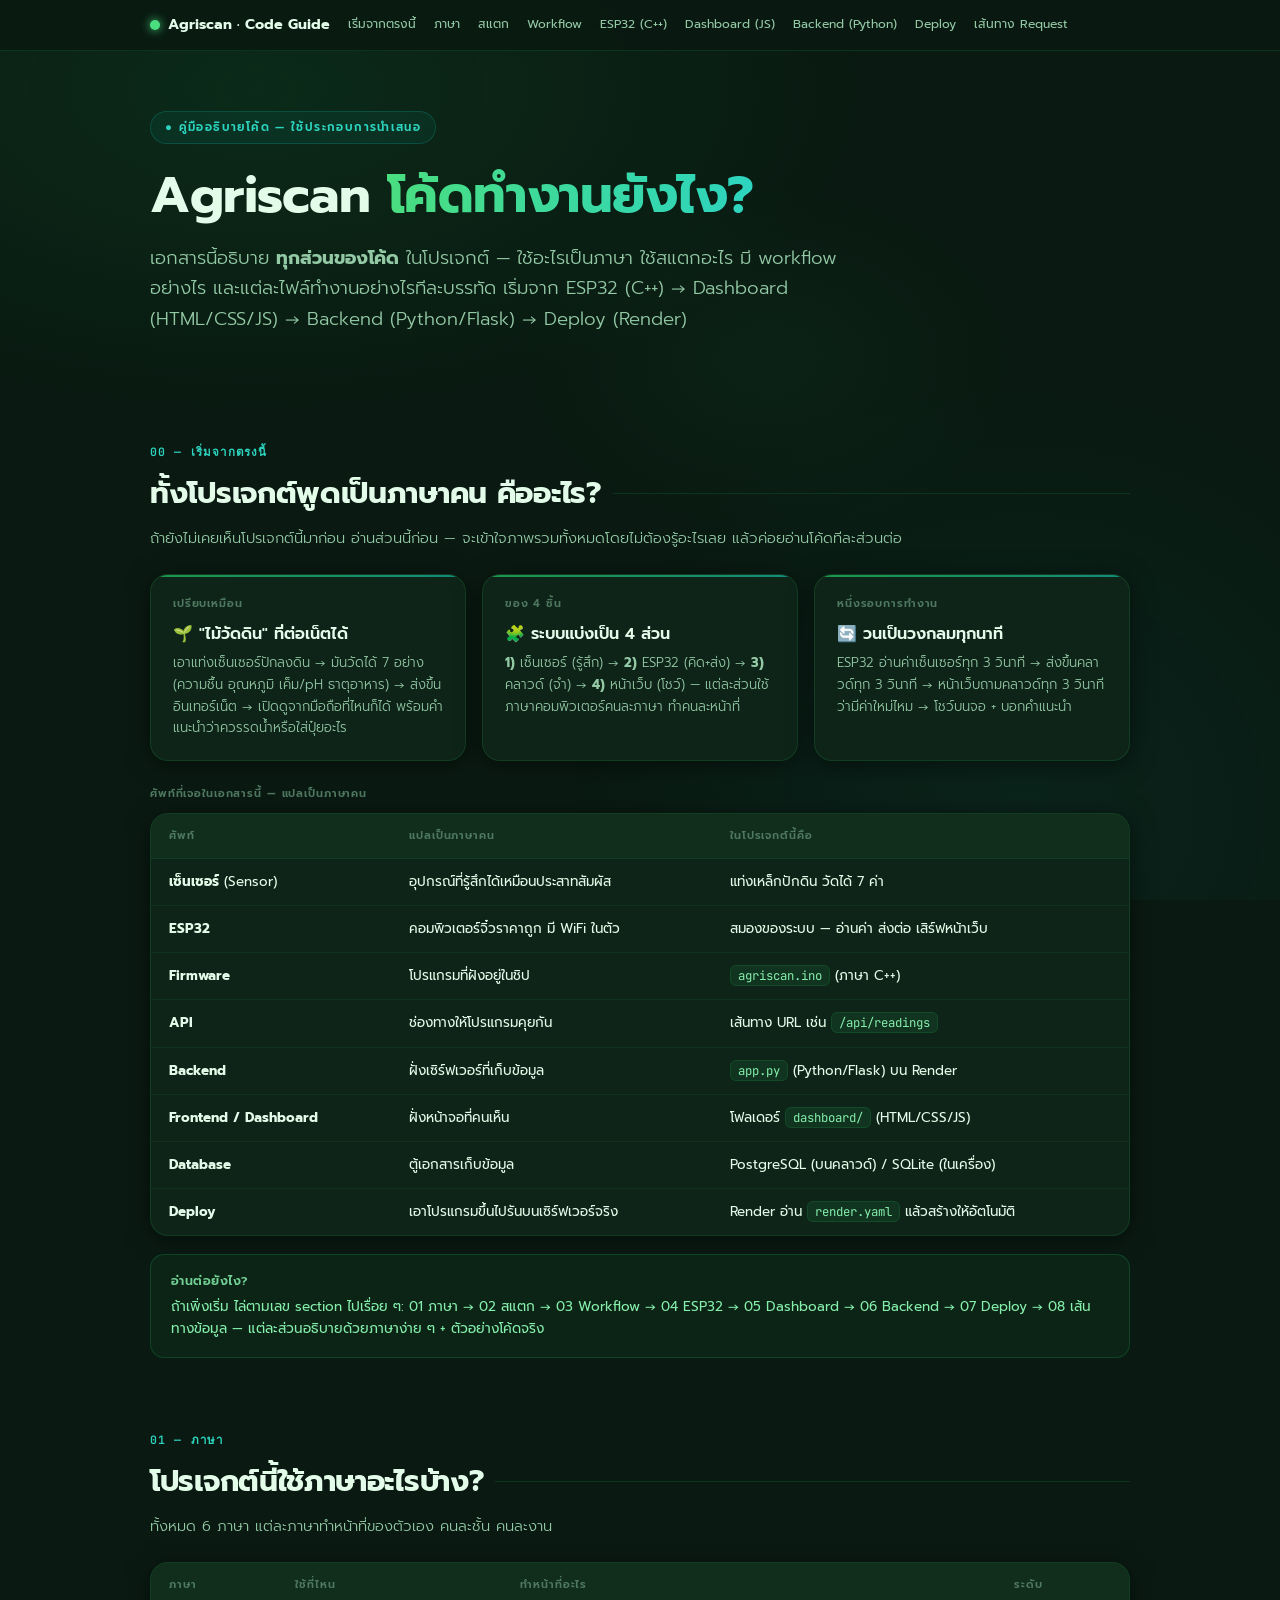
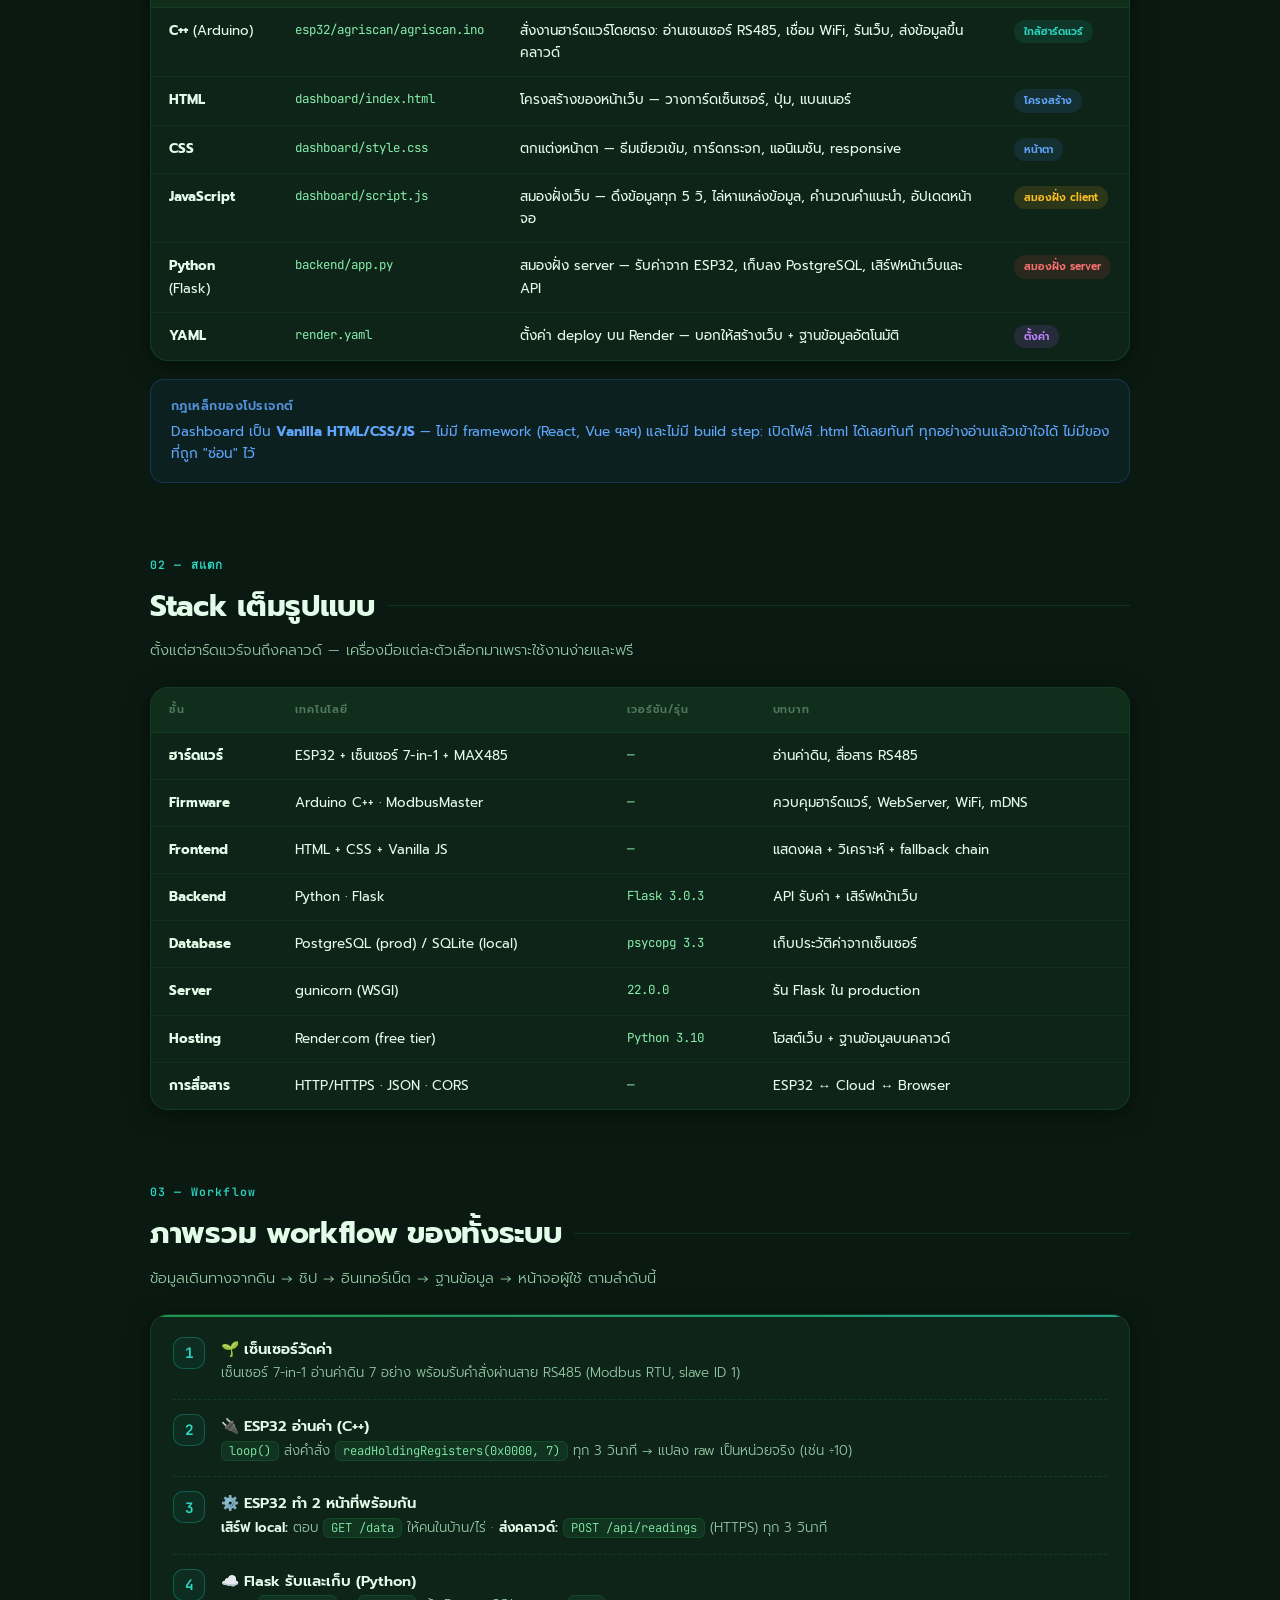
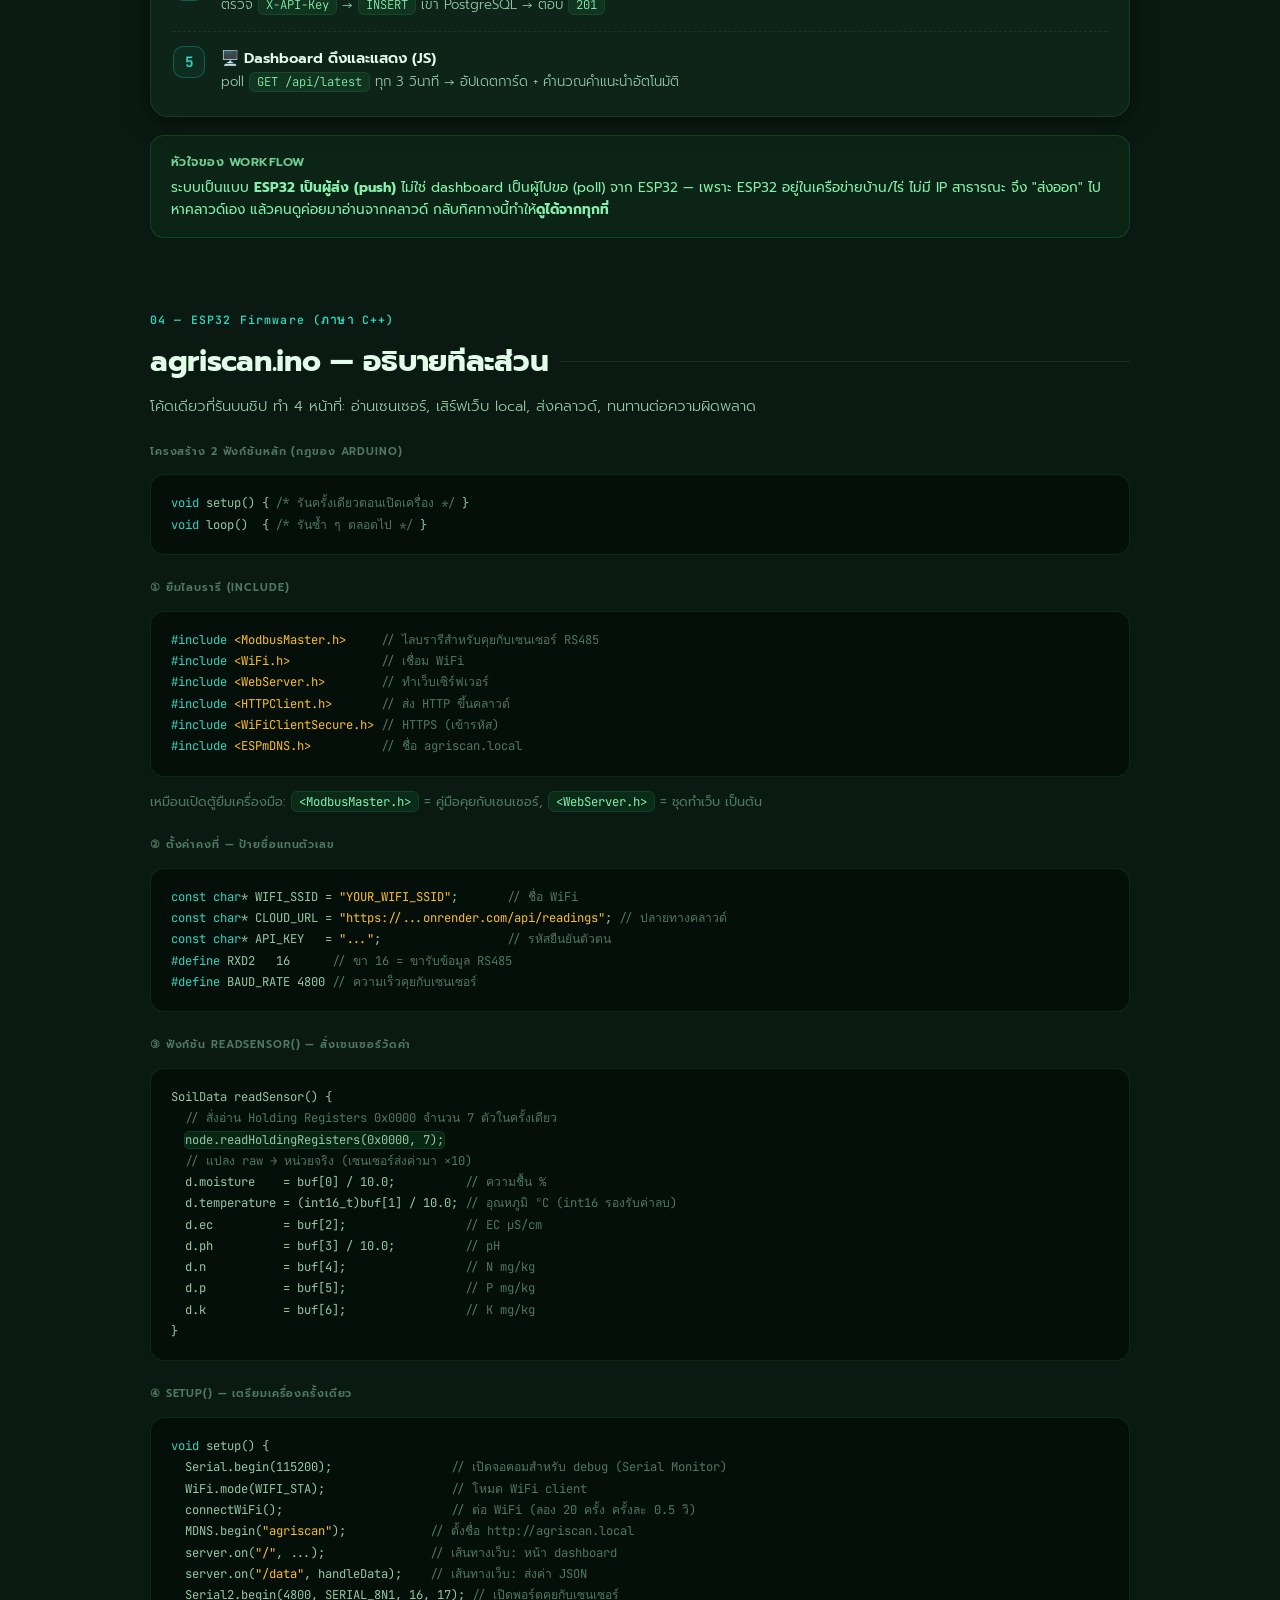
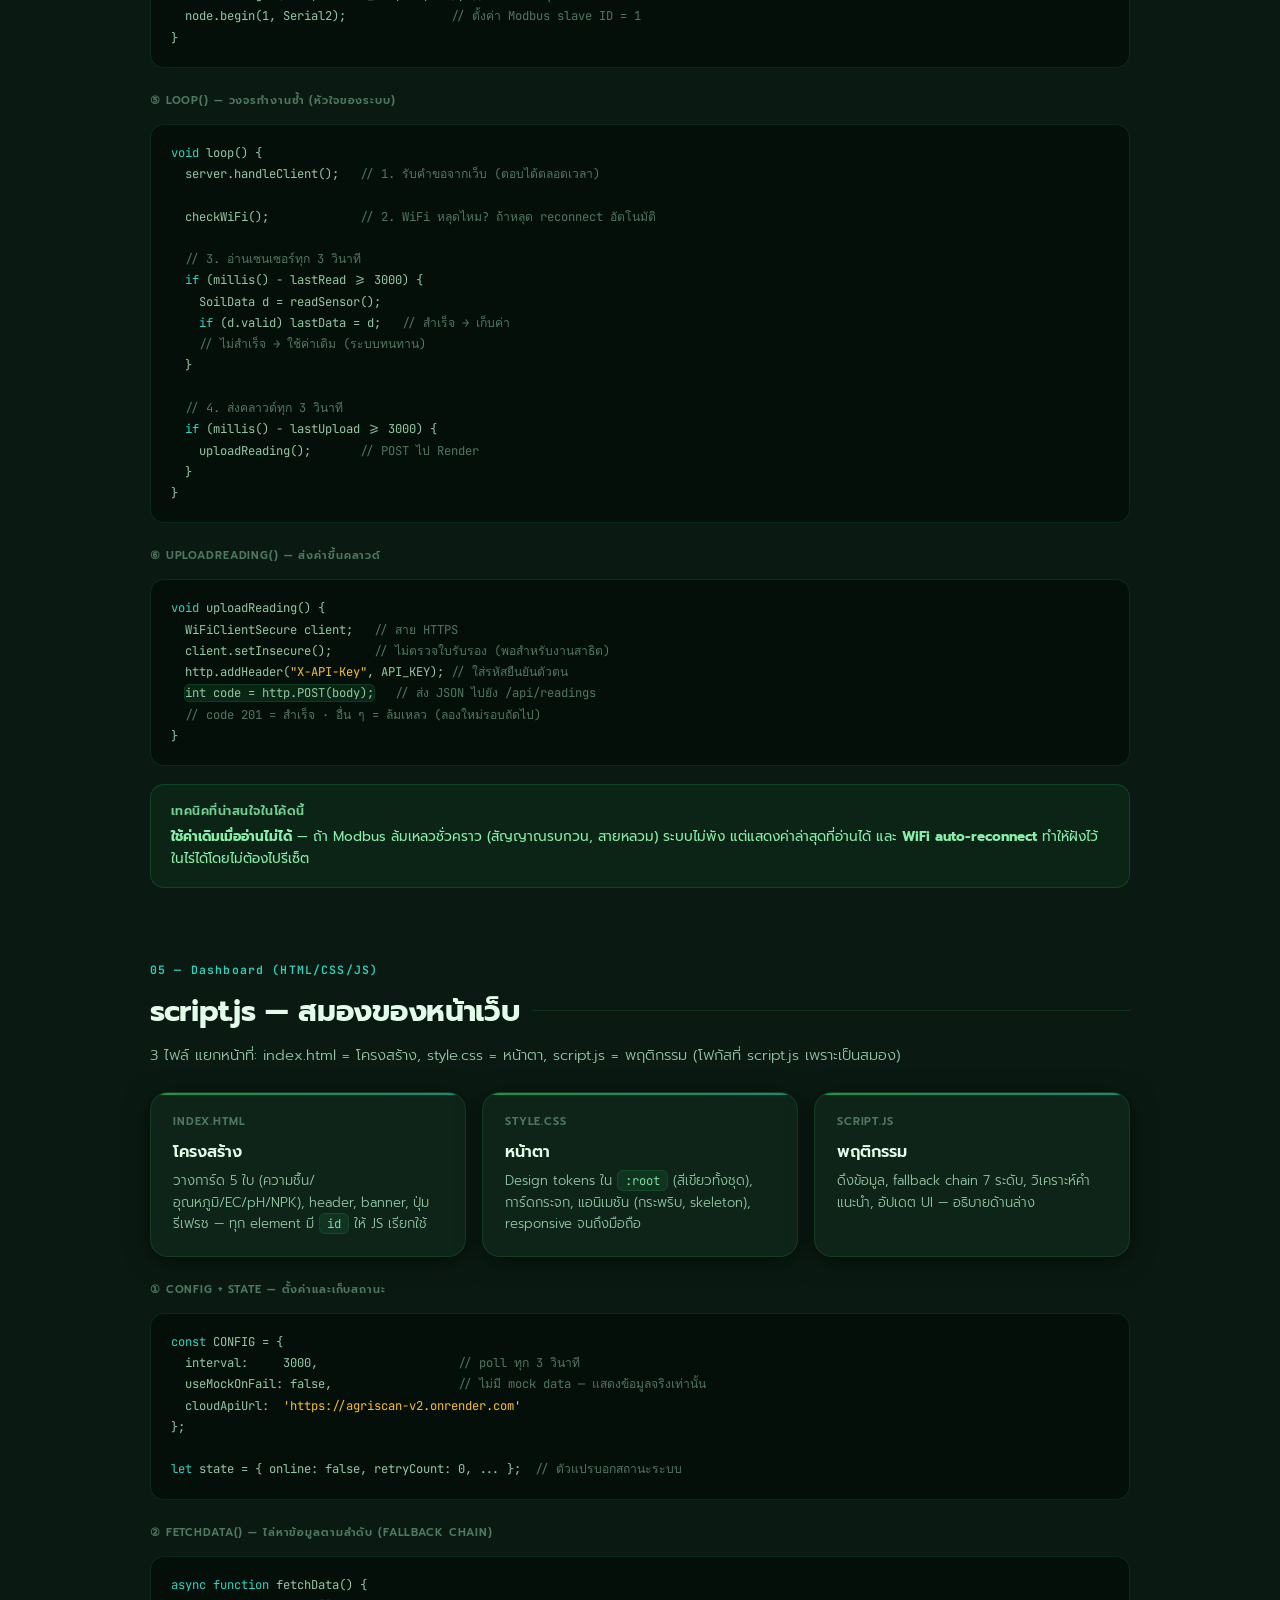
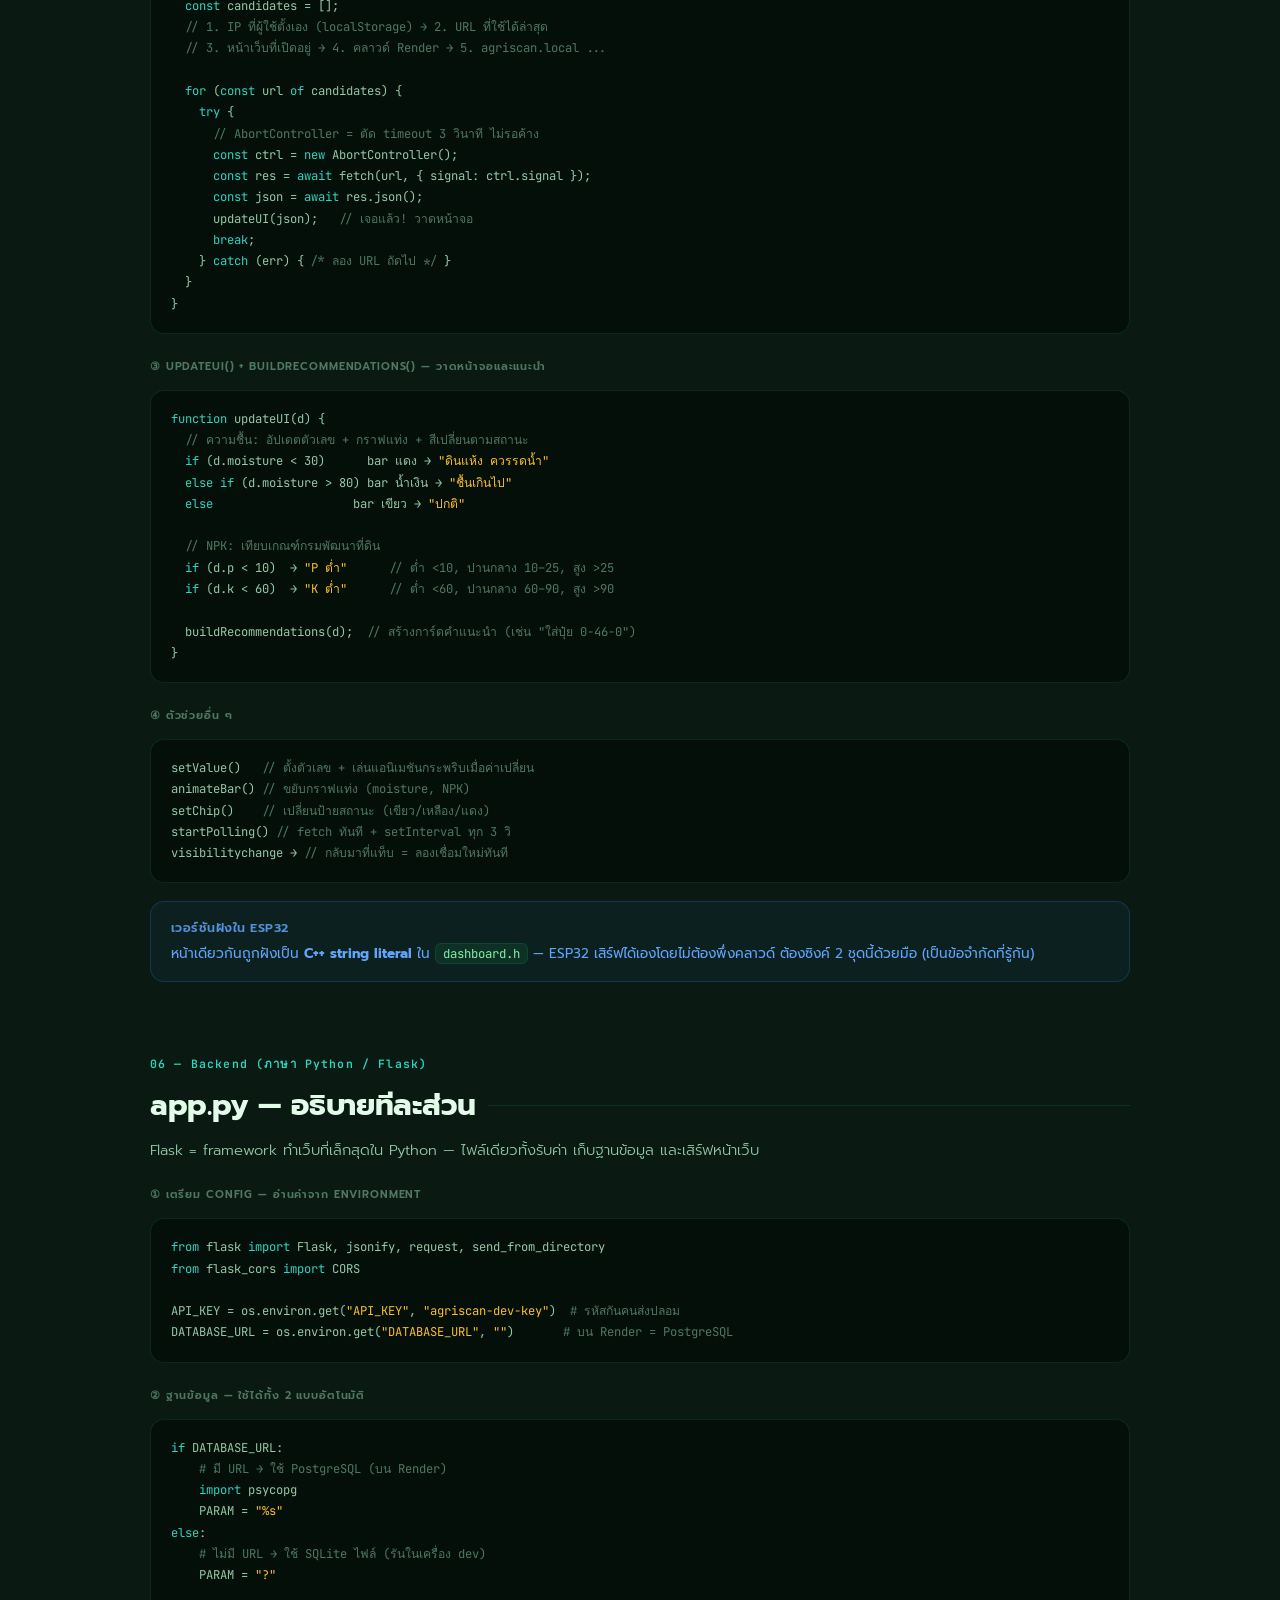
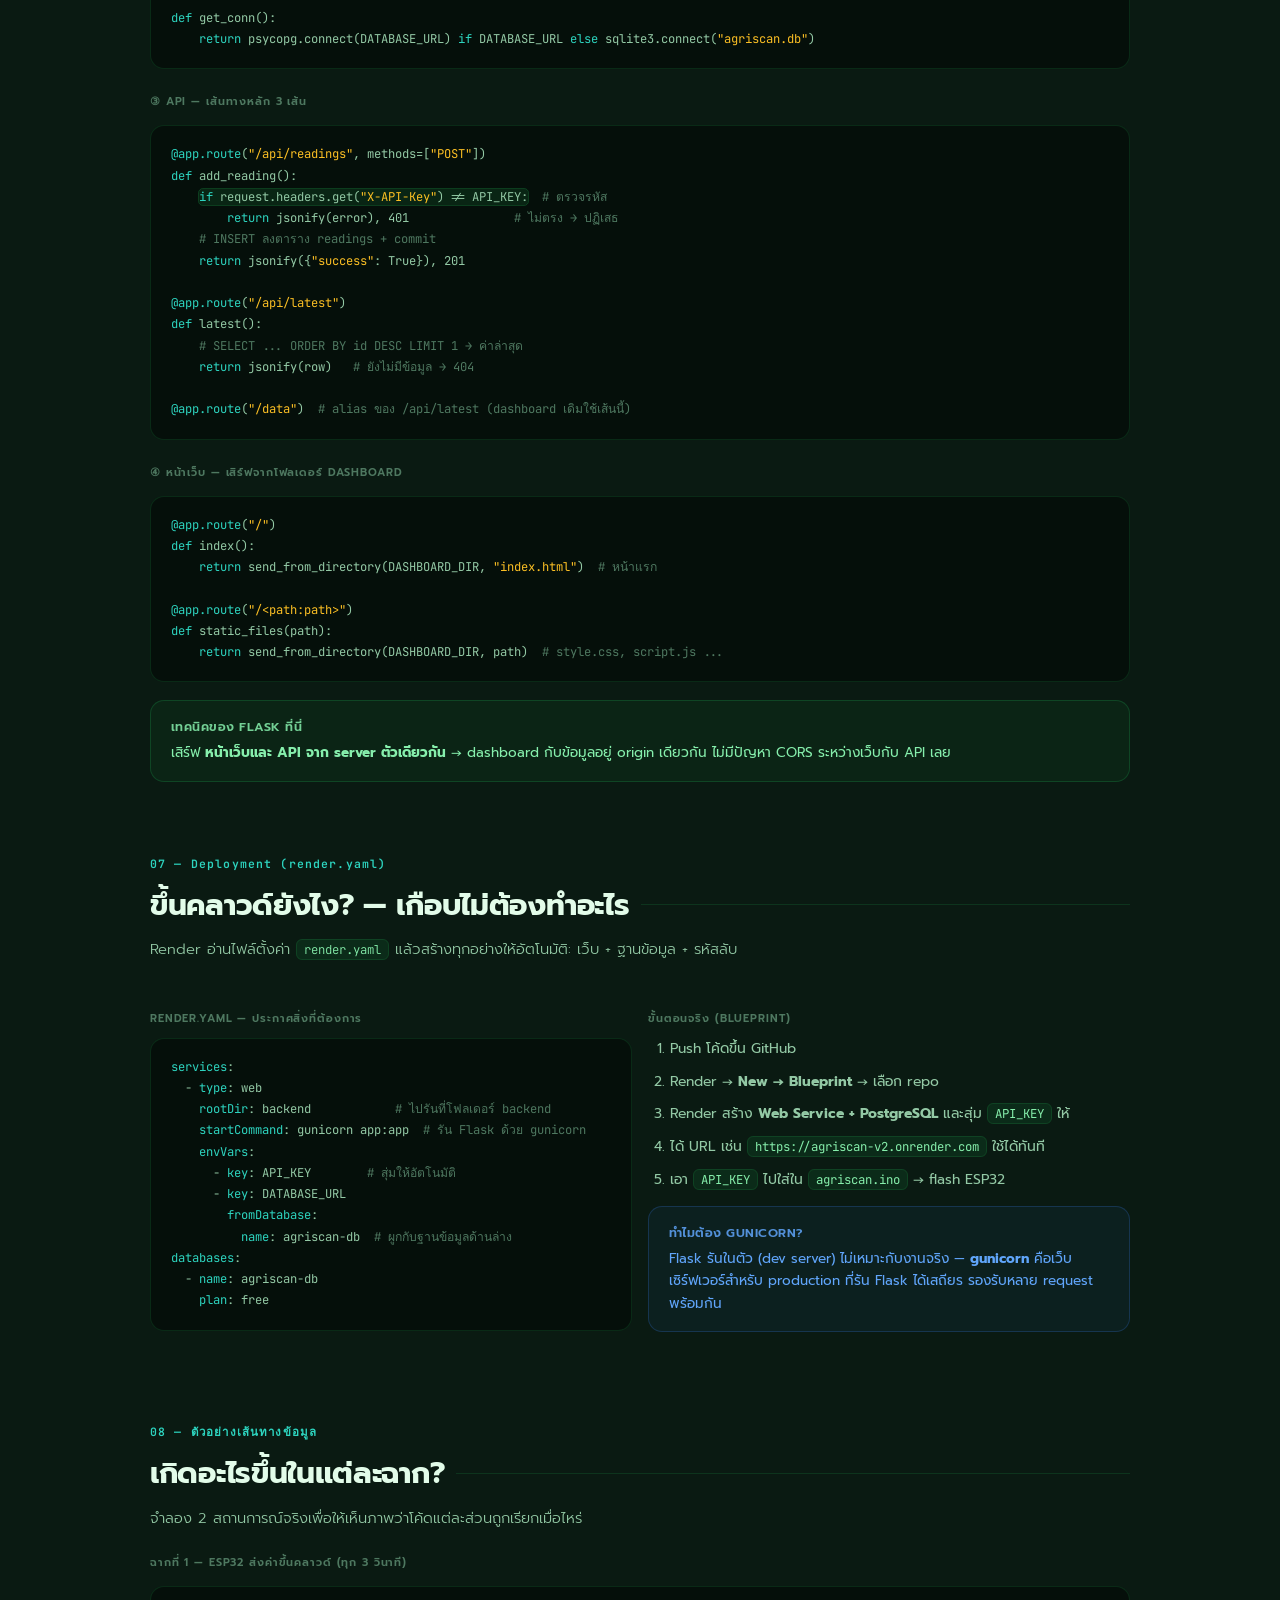
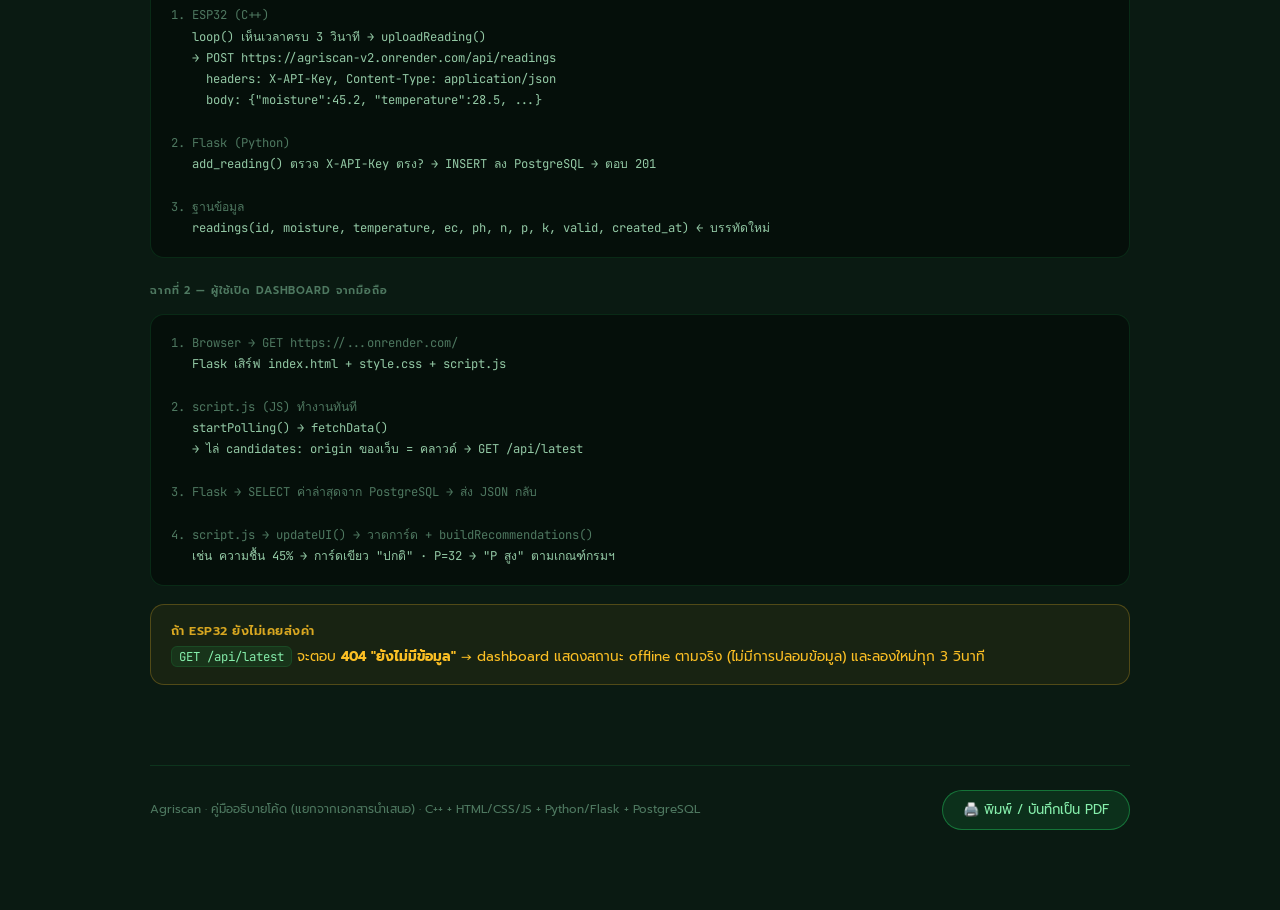
<file: agriscan-code-guide.html>
<!DOCTYPE html>
<html lang="th">
<head>
<meta charset="UTF-8" />
<meta name="viewport" content="width=device-width, initial-scale=1.0" />
<title>Agriscan — คู่มืออธิบายโค้ด ตั้งแต่ 0 ถึง 100</title>
<link rel="preconnect" href="https://fonts.googleapis.com" />
<link rel="preconnect" href="https://fonts.gstatic.com" crossorigin />
<link href="https://fonts.googleapis.com/css2?family=Prompt:wght@300;400;500;600;700&family=JetBrains+Mono:wght@400;600&display=swap" rel="stylesheet" />
<style>
  :root {
    --green-100:#dcfce7; --green-200:#bbf7d0; --green-300:#86efac;
    --green-400:#4ade80; --green-500:#22c55e; --green-600:#16a34a;
    --green-800:#166534; --green-950:#052e16;
    --teal-400:#2dd4bf; --teal-500:#14b8a6; --teal-600:#0d9488;
    --amber-400:#fbbf24; --amber-500:#f59e0b;
    --red-400:#f87171; --red-500:#ef4444;
    --blue-400:#60a5fa; --blue-500:#3b82f6;
    --purple-400:#c084fc;
    --bg-base:#0a1a12; --bg-card:#0f2418; --bg-card-2:#122b1e;
    --bg-glass:rgba(22,101,52,0.18);
    --border-dim:rgba(34,197,94,0.15); --border-glow:rgba(34,197,94,0.45);
    --text-primary:#e2fce9; --text-secondary:#93c9a5; --text-muted:#4e7860;
    --shadow-card:0 4px 24px rgba(0,0,0,0.5);
    --radius-card:18px; --radius-pill:999px;
    --font-body:'Prompt',sans-serif; --font-mono:'JetBrains Mono',monospace;
  }
  *, *::before, *::after { box-sizing:border-box; margin:0; padding:0; }
  html { scroll-behavior:smooth; }
  body {
    font-family:var(--font-body); background:var(--bg-base); color:var(--text-primary);
    min-height:100vh; overflow-x:hidden; line-height:1.65;
  }
  body::before {
    content:''; position:fixed; inset:0; pointer-events:none; z-index:0;
    background:
      radial-gradient(ellipse 80% 60% at 20% 10%, rgba(22,163,74,0.12) 0%, transparent 60%),
      radial-gradient(ellipse 60% 80% at 80% 90%, rgba(13,148,136,0.08) 0%, transparent 60%),
      radial-gradient(ellipse 40% 40% at 60% 40%, rgba(74,222,128,0.04) 0%, transparent 50%);
  }
  .page { position:relative; z-index:1; max-width:1020px; margin:0 auto; padding:0 20px 80px; }

  .topnav { position:sticky; top:0; z-index:50; background:rgba(10,26,18,0.88); backdrop-filter:blur(12px); border-bottom:1px solid var(--border-dim); }
  .topnav-inner { max-width:1020px; margin:0 auto; padding:10px 20px; display:flex; align-items:center; gap:16px; flex-wrap:wrap; }
  .topnav .brand { font-weight:700; font-size:0.9rem; display:flex; align-items:center; gap:8px; }
  .topnav .brand-dot { width:10px; height:10px; border-radius:50%; background:var(--green-400); box-shadow:0 0 10px var(--green-400); animation:pulse 2s infinite; }
  @keyframes pulse { 0%,100%{opacity:1; box-shadow:0 0 0 0 rgba(34,197,94,0.5);} 50%{opacity:.7; box-shadow:0 0 0 6px rgba(34,197,94,0);} }
  .topnav a { color:var(--text-secondary); text-decoration:none; font-size:0.76rem; padding:4px 2px; border-bottom:2px solid transparent; transition:all .2s; }
  .topnav a:hover { color:var(--green-300); border-color:var(--border-glow); }
  .topnav-links { display:flex; gap:14px; flex-wrap:wrap; }

  .hero { padding:60px 0 36px; }
  .eyebrow {
    display:inline-flex; align-items:center; gap:8px; font-size:0.72rem; font-weight:600;
    letter-spacing:0.12em; text-transform:uppercase; color:var(--teal-400);
    border:1px solid rgba(13,148,136,0.3); background:rgba(13,148,136,0.1);
    padding:6px 14px; border-radius:var(--radius-pill); margin-bottom:22px;
  }
  .hero h1 { font-size:clamp(2rem, 6vw, 3.2rem); font-weight:700; line-height:1.15; letter-spacing:-0.5px; }
  .hero h1 .grad { background:linear-gradient(90deg, var(--green-400), var(--teal-400)); -webkit-background-clip:text; background-clip:text; color:transparent; }
  .hero .lead { margin-top:18px; font-size:clamp(1rem, 2.5vw, 1.15rem); color:var(--text-secondary); max-width:700px; font-weight:300; }

  section { margin-top:72px; }
  .sec-head { margin-bottom:24px; }
  .sec-num { font-family:var(--font-mono); font-size:0.72rem; font-weight:600; color:var(--teal-400); letter-spacing:0.1em; display:block; margin-bottom:8px; }
  .sec-head h2 { font-size:clamp(1.4rem, 4vw, 1.85rem); font-weight:700; letter-spacing:-0.3px; display:flex; align-items:center; gap:12px; }
  .sec-head h2::after { content:''; flex:1; height:1px; background:var(--border-dim); }
  .sec-head p { color:var(--text-secondary); margin-top:8px; font-size:0.92rem; font-weight:300; max-width:780px; }
  .sub-label { font-size:0.68rem; font-weight:600; letter-spacing:0.08em; text-transform:uppercase; color:var(--text-muted); margin:24px 0 10px; }

  .grid2 { display:grid; grid-template-columns:repeat(auto-fit, minmax(300px, 1fr)); gap:16px; }
  .grid3 { display:grid; grid-template-columns:repeat(auto-fit, minmax(250px, 1fr)); gap:16px; }
  .card {
    background:var(--bg-card); border:1px solid var(--border-dim);
    border-radius:var(--radius-card); padding:20px 22px; box-shadow:var(--shadow-card);
    position:relative; overflow:hidden; transition:transform .25s ease, border-color .25s ease;
  }
  .card::before { content:''; position:absolute; top:0; left:0; right:0; height:2px; background:var(--card-accent, linear-gradient(90deg,var(--green-500),var(--teal-500))); opacity:.7; }
  .card:hover { transform:translateY(-3px); border-color:var(--border-glow); }
  .card .c-label { font-size:0.68rem; font-weight:600; letter-spacing:0.08em; text-transform:uppercase; color:var(--text-muted); margin-bottom:8px; }
  .card .c-title { font-size:1rem; font-weight:600; margin-bottom:6px; }
  .card .c-desc { font-size:0.82rem; color:var(--text-secondary); font-weight:300; }
  .card .c-big { font-family:var(--font-mono); font-size:1.35rem; font-weight:600; color:var(--green-300); line-height:1.3; }

  .table-wrap { background:var(--bg-card); border:1px solid var(--border-dim); border-radius:var(--radius-card); overflow-x:auto; box-shadow:var(--shadow-card); }
  table { width:100%; border-collapse:collapse; font-size:0.84rem; min-width:560px; }
  thead th {
    text-align:left; font-size:0.68rem; font-weight:600; letter-spacing:0.08em; text-transform:uppercase;
    color:var(--text-muted); padding:13px 18px; border-bottom:1px solid var(--border-dim);
    background:rgba(22,101,52,0.15);
  }
  tbody td { padding:12px 18px; border-bottom:1px solid rgba(34,197,94,0.08); vertical-align:top; }
  tbody tr:last-child td { border-bottom:none; }
  tbody tr:hover { background:rgba(34,197,94,0.05); }
  td .mono, td.mono { font-family:var(--font-mono); font-size:0.78rem; color:var(--green-300); }
  .pill { display:inline-block; font-size:0.66rem; font-weight:600; padding:3px 10px; border-radius:var(--radius-pill); white-space:nowrap; }
  .pill.green { background:rgba(34,197,94,0.12); color:var(--green-400); }
  .pill.teal  { background:rgba(20,184,166,0.12); color:var(--teal-400); }
  .pill.amber { background:rgba(251,191,36,0.12); color:var(--amber-400); }
  .pill.red   { background:rgba(239,68,68,0.12); color:var(--red-400); }
  .pill.blue  { background:rgba(59,130,246,0.12); color:var(--blue-400); }
  .pill.purple{ background:rgba(168,85,247,0.14); color:var(--purple-400); }

  pre {
    background:rgba(0,0,0,0.42); border:1px solid var(--border-dim); border-radius:14px;
    padding:18px 20px; overflow-x:auto; font-family:var(--font-mono); font-size:0.76rem;
    line-height:1.75; color:var(--text-secondary); margin:14px 0;
  }
  pre .c { color:var(--text-muted); }
  pre .k { color:var(--teal-400); }
  pre .s { color:var(--amber-400); }
  pre .n { color:var(--green-300); }
  pre .hl { background:rgba(34,197,94,0.12); outline:1px solid rgba(34,197,94,0.25); border-radius:4px; }
  code.inline {
    font-family:var(--font-mono); font-size:0.77rem; background:rgba(34,197,94,0.1);
    border:1px solid var(--border-dim); color:var(--green-300); padding:1px 7px; border-radius:6px;
  }

  ul.check { list-style:none; }
  ul.check li { position:relative; padding-left:26px; margin-bottom:10px; font-size:0.87rem; color:var(--text-secondary); font-weight:300; }
  ul.check li::before { content:'✓'; position:absolute; left:0; top:1px; color:var(--green-400); font-weight:700; font-size:0.9rem; }
  ul.check li b { color:var(--text-primary); font-weight:600; }

  .callout { border-radius:14px; padding:16px 20px; margin:18px 0; border:1px solid; font-size:0.85rem; }
  .callout.warn { background:rgba(251,191,36,0.06); border-color:rgba(251,191,36,0.25); color:var(--amber-400); }
  .callout.info { background:rgba(59,130,246,0.06); border-color:rgba(59,130,246,0.22); color:var(--blue-400); }
  .callout.ok   { background:rgba(34,197,94,0.06); border-color:rgba(34,197,94,0.2); color:var(--green-300); }
  .callout b { color:inherit; }
  .callout .t { display:block; font-weight:600; margin-bottom:4px; font-size:0.78rem; letter-spacing:0.04em; text-transform:uppercase; opacity:.85; }

  /* Workflow diagram */
  .wf { display:flex; flex-direction:column; gap:0; }
  .wf-step {
    display:flex; gap:16px; align-items:flex-start; padding:14px 0;
    border-bottom:1px dashed rgba(34,197,94,0.15);
  }
  .wf-step:last-child { border-bottom:none; }
  .wf-step .wf-no {
    font-family:var(--font-mono); font-weight:700; color:var(--teal-400); font-size:0.9rem;
    width:32px; height:32px; flex-shrink:0; display:grid; place-items:center;
    border:1px solid rgba(20,184,166,0.35); border-radius:10px; background:rgba(13,148,136,0.08);
  }
  .wf-step h4 { font-size:0.92rem; font-weight:600; margin-bottom:2px; }
  .wf-step p { font-size:0.83rem; color:var(--text-secondary); font-weight:300; }
  .wf-step p b { color:var(--text-primary); font-weight:600; }
  .wf-step code { font-size:0.76rem; }

  .reveal { opacity:0; transform:translateY(18px); transition:opacity .6s ease, transform .6s ease; }
  .reveal.in { opacity:1; transform:none; }

  footer { margin-top:80px; padding-top:24px; border-top:1px solid var(--border-dim); display:flex; align-items:center; justify-content:space-between; flex-wrap:wrap; gap:12px; }
  footer p { font-size:0.74rem; color:var(--text-muted); }
  .btn { display:inline-flex; align-items:center; gap:8px; padding:9px 20px; border-radius:var(--radius-pill); border:1px solid var(--border-glow); background:rgba(22,101,52,0.3); color:var(--green-300); font-family:var(--font-body); font-size:0.82rem; cursor:pointer; text-decoration:none; transition:all .2s; }
  .btn:hover { background:rgba(22,101,52,0.5); box-shadow:0 0 20px rgba(34,197,94,0.2); }

  @media (prefers-reduced-motion: reduce) {
    *, *::before, *::after { animation-duration:0.01ms !important; transition-duration:0.01ms !important; }
    .reveal { opacity:1; transform:none; }
  }
  @media print {
    body { background:#fff; color:#000; }
    body::before, .topnav, .btn { display:none !important; }
    .card, .table-wrap, pre { box-shadow:none; background:#fff; border-color:#ccc; }
    .card .c-desc, .wf-step p, .sec-head p, ul.check li { color:#333; }
  }
</style>
</head>
<body>

<nav class="topnav">
  <div class="topnav-inner">
    <span class="brand"><span class="brand-dot"></span>Agriscan · Code Guide</span>
    <div class="topnav-links">
      <a href="#intro">เริ่มจากตรงนี้</a>
      <a href="#lang">ภาษา</a>
      <a href="#stack">สแตก</a>
      <a href="#workflow">Workflow</a>
      <a href="#esp32">ESP32 (C++)</a>
      <a href="#dashboard">Dashboard (JS)</a>
      <a href="#backend">Backend (Python)</a>
      <a href="#deploy">Deploy</a>
      <a href="#callflow">เส้นทาง Request</a>
    </div>
  </div>
</nav>

<div class="page">

  <header class="hero reveal">
    <span class="eyebrow">● คู่มืออธิบายโค้ด — ใช้ประกอบการนำเสนอ</span>
    <h1>Agriscan <span class="grad">โค้ดทำงานยังไง?</span></h1>
    <p class="lead">
      เอกสารนี้อธิบาย <b>ทุกส่วนของโค้ด</b> ในโปรเจกต์ — ใช้อะไรเป็นภาษา ใช้สแตกอะไร มี workflow อย่างไร
      และแต่ละไฟล์ทำงานอย่างไรทีละบรรทัด เริ่มจาก ESP32 (C++) → Dashboard (HTML/CSS/JS) → Backend (Python/Flask) → Deploy (Render)
    </p>
  </header>

  <!-- ═══════════ 00 อธิบายเป็นภาษาคน ═══════════ -->
  <section id="intro">
    <div class="sec-head reveal">
      <span class="sec-num">00 — เริ่มจากตรงนี้</span>
      <h2>ทั้งโปรเจกต์พูดเป็นภาษาคน คืออะไร?</h2>
      <p>ถ้ายังไม่เคยเห็นโปรเจกต์นี้มาก่อน อ่านส่วนนี้ก่อน — จะเข้าใจภาพรวมทั้งหมดโดยไม่ต้องรู้อะไรเลย แล้วค่อยอ่านโค้ดทีละส่วนต่อ</p>
    </div>

    <div class="grid3">
      <div class="card reveal">
        <div class="c-label">เปรียบเหมือน</div>
        <div class="c-title">🌱 "ไม้วัดดิน" ที่ต่อเน็ตได้</div>
        <div class="c-desc">เอาแท่งเซ็นเซอร์ปักลงดิน → มันวัดได้ 7 อย่าง (ความชื้น อุณหภูมิ เค็ม/pH ธาตุอาหาร) → ส่งขึ้นอินเทอร์เน็ต → เปิดดูจากมือถือที่ไหนก็ได้ พร้อมคำแนะนำว่าควรรดน้ำหรือใส่ปุ๋ยอะไร</div>
      </div>
      <div class="card reveal">
        <div class="c-label">ของ 4 ชิ้น</div>
        <div class="c-title">🧩 ระบบแบ่งเป็น 4 ส่วน</div>
        <div class="c-desc"><b>1)</b> เซ็นเซอร์ (รู้สึก) → <b>2)</b> ESP32 (คิด+ส่ง) → <b>3)</b> คลาวด์ (จำ) → <b>4)</b> หน้าเว็บ (โชว์) — แต่ละส่วนใช้ภาษาคอมพิวเตอร์คนละภาษา ทำคนละหน้าที่</div>
      </div>
      <div class="card reveal">
        <div class="c-label">หนึ่งรอบการทำงาน</div>
        <div class="c-title">🔄 วนเป็นวงกลมทุกนาที</div>
        <div class="c-desc">ESP32 อ่านค่าเซ็นเซอร์ทุก 3 วินาที → ส่งขึ้นคลาวด์ทุก 3 วินาที → หน้าเว็บถามคลาวด์ทุก 3 วินาทีว่ามีค่าใหม่ไหม → โชว์บนจอ + บอกคำแนะนำ</div>
      </div>
    </div>

    <div class="sub-label reveal">ศัพท์ที่เจอในเอกสารนี้ — แปลเป็นภาษาคน</div>
    <div class="table-wrap reveal">
      <table>
        <thead>
          <tr><th>ศัพท์</th><th>แปลเป็นภาษาคน</th><th>ในโปรเจกต์นี้คือ</th></tr>
        </thead>
        <tbody>
          <tr><td><b>เซ็นเซอร์</b> (Sensor)</td><td>อุปกรณ์ที่รู้สึกได้เหมือนประสาทสัมผัส</td><td>แท่งเหล็กปักดิน วัดได้ 7 ค่า</td></tr>
          <tr><td><b>ESP32</b></td><td>คอมพิวเตอร์จิ๋วราคาถูก มี WiFi ในตัว</td><td>สมองของระบบ — อ่านค่า ส่งต่อ เสิร์ฟหน้าเว็บ</td></tr>
          <tr><td><b>Firmware</b></td><td>โปรแกรมที่ฝังอยู่ในชิป</td><td><code class="inline">agriscan.ino</code> (ภาษา C++)</td></tr>
          <tr><td><b>API</b></td><td>ช่องทางให้โปรแกรมคุยกัน</td><td>เส้นทาง URL เช่น <code class="inline">/api/readings</code></td></tr>
          <tr><td><b>Backend</b></td><td>ฝั่งเซิร์ฟเวอร์ที่เก็บข้อมูล</td><td><code class="inline">app.py</code> (Python/Flask) บน Render</td></tr>
          <tr><td><b>Frontend / Dashboard</b></td><td>ฝั่งหน้าจอที่คนเห็น</td><td>โฟลเดอร์ <code class="inline">dashboard/</code> (HTML/CSS/JS)</td></tr>
          <tr><td><b>Database</b></td><td>ตู้เอกสารเก็บข้อมูล</td><td>PostgreSQL (บนคลาวด์) / SQLite (ในเครื่อง)</td></tr>
          <tr><td><b>Deploy</b></td><td>เอาโปรแกรมขึ้นไปรันบนเซิร์ฟเวอร์จริง</td><td>Render อ่าน <code class="inline">render.yaml</code> แล้วสร้างให้อัตโนมัติ</td></tr>
        </tbody>
      </table>
    </div>

    <div class="callout ok reveal">
      <span class="t">อ่านต่อยังไง?</span>
      ถ้าเพิ่งเริ่ม ไล่ตามเลข section ไปเรื่อย ๆ: 01 ภาษา → 02 สแตก → 03 Workflow → 04 ESP32 → 05 Dashboard → 06 Backend → 07 Deploy → 08 เส้นทางข้อมูล — แต่ละส่วนอธิบายด้วยภาษาง่าย ๆ + ตัวอย่างโค้ดจริง
    </div>
  </section>

  <!-- ═══════════ 01 ภาษาที่ใช้ ═══════════ -->
  <section id="lang">
    <div class="sec-head reveal">
      <span class="sec-num">01 — ภาษา</span>
      <h2>โปรเจกต์นี้ใช้ภาษาอะไรบ้าง?</h2>
      <p>ทั้งหมด 6 ภาษา แต่ละภาษาทำหน้าที่ของตัวเอง คนละชั้น คนละงาน</p>
    </div>
    <div class="table-wrap reveal">
      <table>
        <thead>
          <tr><th>ภาษา</th><th>ใช้ที่ไหน</th><th>ทำหน้าที่อะไร</th><th>ระดับ</th></tr>
        </thead>
        <tbody>
          <tr>
            <td><b>C++</b> (Arduino)</td>
            <td class="mono">esp32/agriscan/agriscan.ino</td>
            <td>สั่งงานฮาร์ดแวร์โดยตรง: อ่านเซนเซอร์ RS485, เชื่อม WiFi, รันเว็บ, ส่งข้อมูลขึ้นคลาวด์</td>
            <td><span class="pill teal">ใกล้ฮาร์ดแวร์</span></td>
          </tr>
          <tr>
            <td><b>HTML</b></td>
            <td class="mono">dashboard/index.html</td>
            <td>โครงสร้างของหน้าเว็บ — วางการ์ดเซ็นเซอร์, ปุ่ม, แบนเนอร์</td>
            <td><span class="pill blue">โครงสร้าง</span></td>
          </tr>
          <tr>
            <td><b>CSS</b></td>
            <td class="mono">dashboard/style.css</td>
            <td>ตกแต่งหน้าตา — ธีมเขียวเข้ม, การ์ดกระจก, แอนิเมชัน, responsive</td>
            <td><span class="pill blue">หน้าตา</span></td>
          </tr>
          <tr>
            <td><b>JavaScript</b></td>
            <td class="mono">dashboard/script.js</td>
            <td>สมองฝั่งเว็บ — ดึงข้อมูลทุก 5 วิ, ไล่หาแหล่งข้อมูล, คำนวณคำแนะนำ, อัปเดตหน้าจอ</td>
            <td><span class="pill amber">สมองฝั่ง client</span></td>
          </tr>
          <tr>
            <td><b>Python</b> (Flask)</td>
            <td class="mono">backend/app.py</td>
            <td>สมองฝั่ง server — รับค่าจาก ESP32, เก็บลง PostgreSQL, เสิร์ฟหน้าเว็บและ API</td>
            <td><span class="pill red">สมองฝั่ง server</span></td>
          </tr>
          <tr>
            <td><b>YAML</b></td>
            <td class="mono">render.yaml</td>
            <td>ตั้งค่า deploy บน Render — บอกให้สร้างเว็บ + ฐานข้อมูลอัตโนมัติ</td>
            <td><span class="pill purple">ตั้งค่า</span></td>
          </tr>
        </tbody>
      </table>
    </div>
    <div class="callout info reveal">
      <span class="t">กฎเหล็กของโปรเจกต์</span>
      Dashboard เป็น <b>Vanilla HTML/CSS/JS</b> — ไม่มี framework (React, Vue ฯลฯ) และไม่มี build step: เปิดไฟล์ .html ได้เลยทันที ทุกอย่างอ่านแล้วเข้าใจได้ ไม่มีของที่ถูก "ซ่อน" ไว้
    </div>
  </section>

  <!-- ═══════════ 02 สแตก ═══════════ -->
  <section id="stack">
    <div class="sec-head reveal">
      <span class="sec-num">02 — สแตก</span>
      <h2>Stack เต็มรูปแบบ</h2>
      <p>ตั้งแต่ฮาร์ดแวร์จนถึงคลาวด์ — เครื่องมือแต่ละตัวเลือกมาเพราะใช้งานง่ายและฟรี</p>
    </div>
    <div class="table-wrap reveal">
      <table>
        <thead>
          <tr><th>ชั้น</th><th>เทคโนโลยี</th><th>เวอร์ชัน/รุ่น</th><th>บทบาท</th></tr>
        </thead>
        <tbody>
          <tr><td><b>ฮาร์ดแวร์</b></td><td>ESP32 + เซ็นเซอร์ 7-in-1 + MAX485</td><td class="mono">—</td><td>อ่านค่าดิน, สื่อสาร RS485</td></tr>
          <tr><td><b>Firmware</b></td><td>Arduino C++ · ModbusMaster</td><td class="mono">—</td><td>ควบคุมฮาร์ดแวร์, WebServer, WiFi, mDNS</td></tr>
          <tr><td><b>Frontend</b></td><td>HTML + CSS + Vanilla JS</td><td class="mono">—</td><td>แสดงผล + วิเคราะห์ + fallback chain</td></tr>
          <tr><td><b>Backend</b></td><td>Python · Flask</td><td class="mono">Flask 3.0.3</td><td>API รับค่า + เสิร์ฟหน้าเว็บ</td></tr>
          <tr><td><b>Database</b></td><td>PostgreSQL (prod) / SQLite (local)</td><td class="mono">psycopg 3.3</td><td>เก็บประวัติค่าจากเซ็นเซอร์</td></tr>
          <tr><td><b>Server</b></td><td>gunicorn (WSGI)</td><td class="mono">22.0.0</td><td>รัน Flask ใน production</td></tr>
          <tr><td><b>Hosting</b></td><td>Render.com (free tier)</td><td class="mono">Python 3.10</td><td>โฮสต์เว็บ + ฐานข้อมูลบนคลาวด์</td></tr>
          <tr><td><b>การสื่อสาร</b></td><td>HTTP/HTTPS · JSON · CORS</td><td class="mono">—</td><td>ESP32 ↔ Cloud ↔ Browser</td></tr>
        </tbody>
      </table>
    </div>
  </section>

  <!-- ═══════════ 03 Workflow ═══════════ -->
  <section id="workflow">
    <div class="sec-head reveal">
      <span class="sec-num">03 — Workflow</span>
      <h2>ภาพรวม workflow ของทั้งระบบ</h2>
      <p>ข้อมูลเดินทางจากดิน → ชิป → อินเทอร์เน็ต → ฐานข้อมูล → หน้าจอผู้ใช้ ตามลำดับนี้</p>
    </div>
    <div class="card reveal" style="padding:8px 22px; --card-accent:linear-gradient(90deg,#22c55e,#2dd4bf);">
      <div class="wf">
        <div class="wf-step">
          <div class="wf-no">1</div>
          <div>
            <h4>🌱 เซ็นเซอร์วัดค่า</h4>
            <p>เซ็นเซอร์ 7-in-1 อ่านค่าดิน 7 อย่าง พร้อมรับคำสั่งผ่านสาย RS485 (Modbus RTU, slave ID 1)</p>
          </div>
        </div>
        <div class="wf-step">
          <div class="wf-no">2</div>
          <div>
            <h4>🔌 ESP32 อ่านค่า (C++)</h4>
            <p><code class="inline">loop()</code> ส่งคำสั่ง <code class="inline">readHoldingRegisters(0x0000, 7)</code> ทุก 3 วินาที → แปลง raw เป็นหน่วยจริง (เช่น ÷10)</p>
          </div>
        </div>
        <div class="wf-step">
          <div class="wf-no">3</div>
          <div>
            <h4>⚙️ ESP32 ทำ 2 หน้าที่พร้อมกัน</h4>
            <p><b>เสิร์ฟ local:</b> ตอบ <code class="inline">GET /data</code> ให้คนในบ้าน/ไร่ · <b>ส่งคลาวด์:</b> <code class="inline">POST /api/readings</code> (HTTPS) ทุก 3 วินาที</p>
          </div>
        </div>
        <div class="wf-step">
          <div class="wf-no">4</div>
          <div>
            <h4>☁️ Flask รับและเก็บ (Python)</h4>
            <p>ตรวจ <code class="inline">X-API-Key</code> → <code class="inline">INSERT</code> เข้า PostgreSQL → ตอบ <code class="inline">201</code></p>
          </div>
        </div>
        <div class="wf-step">
          <div class="wf-no">5</div>
          <div>
            <h4>🖥️ Dashboard ดึงและแสดง (JS)</h4>
            <p>poll <code class="inline">GET /api/latest</code> ทุก 3 วินาที → อัปเดตการ์ด + คำนวณคำแนะนำอัตโนมัติ</p>
          </div>
        </div>
      </div>
    </div>
    <div class="callout ok reveal">
      <span class="t">หัวใจของ workflow</span>
      ระบบเป็นแบบ <b>ESP32 เป็นผู้ส่ง (push)</b> ไม่ใช่ dashboard เป็นผู้ไปขอ (poll) จาก ESP32 — เพราะ ESP32 อยู่ในเครือข่ายบ้าน/ไร่ ไม่มี IP สาธารณะ จึง "ส่งออก" ไปหาคลาวด์เอง แล้วคนดูค่อยมาอ่านจากคลาวด์ กลับทิศทางนี้ทำให้<b>ดูได้จากทุกที่</b>
    </div>
  </section>

  <!-- ═══════════ 04 ESP32 Firmware ═══════════ -->
  <section id="esp32">
    <div class="sec-head reveal">
      <span class="sec-num">04 — ESP32 Firmware (ภาษา C++)</span>
      <h2>agriscan.ino — อธิบายทีละส่วน</h2>
      <p>โค้ดเดียวที่รันบนชิป ทำ 4 หน้าที่: อ่านเซนเซอร์, เสิร์ฟเว็บ local, ส่งคลาวด์, ทนทานต่อความผิดพลาด</p>
    </div>

    <div class="sub-label reveal">โครงสร้าง 2 ฟังก์ชันหลัก (กฎของ Arduino)</div>
    <pre class="reveal"><span class="k">void</span> setup() { <span class="c">/* รันครั้งเดียวตอนเปิดเครื่อง */</span> }
<span class="k">void</span> loop()  { <span class="c">/* รันซ้ำ ๆ ตลอดไป */</span> }</pre>

    <div class="sub-label reveal">① ยืมไลบรารี (include)</div>
<pre class="reveal"><span class="k">#include</span> <span class="s">&lt;ModbusMaster.h&gt;</span>     <span class="c">// ไลบรารีสำหรับคุยกับเซนเซอร์ RS485</span>
<span class="k">#include</span> <span class="s">&lt;WiFi.h&gt;</span>             <span class="c">// เชื่อม WiFi</span>
<span class="k">#include</span> <span class="s">&lt;WebServer.h&gt;</span>        <span class="c">// ทำเว็บเซิร์ฟเวอร์</span>
<span class="k">#include</span> <span class="s">&lt;HTTPClient.h&gt;</span>       <span class="c">// ส่ง HTTP ขึ้นคลาวด์</span>
<span class="k">#include</span> <span class="s">&lt;WiFiClientSecure.h&gt;</span> <span class="c">// HTTPS (เข้ารหัส)</span>
<span class="k">#include</span> <span class="s">&lt;ESPmDNS.h&gt;</span>          <span class="c">// ชื่อ agriscan.local</span></pre>
    <p class="reveal" style="font-size:0.8rem; color:var(--text-muted);">เหมือนเปิดตู้ยืมเครื่องมือ: <code class="inline">&lt;ModbusMaster.h&gt;</code> = คู่มือคุยกับเซนเซอร์, <code class="inline">&lt;WebServer.h&gt;</code> = ชุดทำเว็บ เป็นต้น</p>

    <div class="sub-label reveal">② ตั้งค่าคงที่ — ป้ายชื่อแทนตัวเลข</div>
<pre class="reveal"><span class="k">const char</span>* WIFI_SSID = <span class="s">"YOUR_WIFI_SSID"</span>;       <span class="c">// ชื่อ WiFi</span>
<span class="k">const char</span>* CLOUD_URL = <span class="s">"https://...onrender.com/api/readings"</span>; <span class="c">// ปลายทางคลาวด์</span>
<span class="k">const char</span>* API_KEY   = <span class="s">"..."</span>;                  <span class="c">// รหัสยืนยันตัวตน</span>
<span class="k">#define</span> RXD2   16      <span class="c">// ขา 16 = ขารับข้อมูล RS485</span>
<span class="k">#define</span> BAUD_RATE 4800 <span class="c">// ความเร็วคุยกับเซนเซอร์</span></pre>

    <div class="sub-label reveal">③ ฟังก์ชัน readSensor() — สั่งเซนเซอร์วัดค่า</div>
<pre class="reveal">SoilData readSensor() {
  <span class="c">// สั่งอ่าน Holding Registers 0x0000 จำนวน 7 ตัวในครั้งเดียว</span>
  <span class="hl">node.readHoldingRegisters(0x0000, 7);</span>
  <span class="c">// แปลง raw → หน่วยจริง (เซนเซอร์ส่งค่ามา ×10)</span>
  d.moisture    = buf[0] / 10.0;          <span class="c">// ความชื้น %</span>
  d.temperature = (int16_t)buf[1] / 10.0; <span class="c">// อุณหภูมิ °C (int16 รองรับค่าลบ)</span>
  d.ec          = buf[2];                 <span class="c">// EC µS/cm</span>
  d.ph          = buf[3] / 10.0;          <span class="c">// pH</span>
  d.n           = buf[4];                 <span class="c">// N mg/kg</span>
  d.p           = buf[5];                 <span class="c">// P mg/kg</span>
  d.k           = buf[6];                 <span class="c">// K mg/kg</span>
}</pre>

    <div class="sub-label reveal">④ setup() — เตรียมเครื่องครั้งเดียว</div>
<pre class="reveal"><span class="k">void</span> setup() {
  Serial.begin(115200);                 <span class="c">// เปิดจอคอมสำหรับ debug (Serial Monitor)</span>
  WiFi.mode(WIFI_STA);                  <span class="c">// โหมด WiFi client</span>
  connectWiFi();                        <span class="c">// ต่อ WiFi (ลอง 20 ครั้ง ครั้งละ 0.5 วิ)</span>
  MDNS.begin(<span class="s">"agriscan"</span>);            <span class="c">// ตั้งชื่อ http://agriscan.local</span>
  server.on(<span class="s">"/"</span>, ...);               <span class="c">// เส้นทางเว็บ: หน้า dashboard</span>
  server.on(<span class="s">"/data"</span>, handleData);    <span class="c">// เส้นทางเว็บ: ส่งค่า JSON</span>
  Serial2.begin(4800, SERIAL_8N1, 16, 17); <span class="c">// เปิดพอร์ตคุยกับเซนเซอร์</span>
  node.begin(1, Serial2);               <span class="c">// ตั้งค่า Modbus slave ID = 1</span>
}</pre>

    <div class="sub-label reveal">⑤ loop() — วงจรทำงานซ้ำ (หัวใจของระบบ)</div>
<pre class="reveal"><span class="k">void</span> loop() {
  server.handleClient();   <span class="c">// 1. รับคำขอจากเว็บ (ตอบได้ตลอดเวลา)</span>

  checkWiFi();             <span class="c">// 2. WiFi หลุดไหม? ถ้าหลุด reconnect อัตโนมัติ</span>

  <span class="c">// 3. อ่านเซนเซอร์ทุก 3 วินาที</span>
  <span class="k">if</span> (millis() - lastRead &gt;= 3000) {
    SoilData d = readSensor();
    <span class="k">if</span> (d.valid) lastData = d;   <span class="c">// สำเร็จ → เก็บค่า</span>
    <span class="c">// ไม่สำเร็จ → ใช้ค่าเดิม (ระบบทนทาน)</span>
  }

  <span class="c">// 4. ส่งคลาวด์ทุก 3 วินาที</span>
  <span class="k">if</span> (millis() - lastUpload &gt;= 3000) {
    uploadReading();       <span class="c">// POST ไป Render</span>
  }
}</pre>

    <div class="sub-label reveal">⑥ uploadReading() — ส่งค่าขึ้นคลาวด์</div>
<pre class="reveal"><span class="k">void</span> uploadReading() {
  WiFiClientSecure client;   <span class="c">// สาย HTTPS</span>
  client.setInsecure();      <span class="c">// ไม่ตรวจใบรับรอง (พอสำหรับงานสาธิต)</span>
  http.addHeader(<span class="s">"X-API-Key"</span>, API_KEY); <span class="c">// ใส่รหัสยืนยันตัวตน</span>
  <span class="hl">int code = http.POST(body);</span>   <span class="c">// ส่ง JSON ไปยัง /api/readings</span>
  <span class="c">// code 201 = สำเร็จ · อื่น ๆ = ล้มเหลว (ลองใหม่รอบถัดไป)</span>
}</pre>

    <div class="callout ok reveal">
      <span class="t">เทคนิคที่น่าสนใจในโค้ดนี้</span>
      <b>ใช้ค่าเดิมเมื่ออ่านไม่ได้</b> — ถ้า Modbus ล้มเหลวชั่วคราว (สัญญาณรบกวน, สายหลวม) ระบบไม่พัง แต่แสดงค่าล่าสุดที่อ่านได้ และ <b>WiFi auto-reconnect</b> ทำให้ฝังไว้ในไร่ได้โดยไม่ต้องไปรีเซ็ต
    </div>
  </section>

  <!-- ═══════════ 05 Dashboard ═══════════ -->
  <section id="dashboard">
    <div class="sec-head reveal">
      <span class="sec-num">05 — Dashboard (HTML/CSS/JS)</span>
      <h2>script.js — สมองของหน้าเว็บ</h2>
      <p>3 ไฟล์ แยกหน้าที่: index.html = โครงสร้าง, style.css = หน้าตา, script.js = พฤติกรรม (โฟกัสที่ script.js เพราะเป็นสมอง)</p>
    </div>

    <div class="grid3 reveal">
      <div class="card">
        <div class="c-label">index.html</div>
        <div class="c-title">โครงสร้าง</div>
        <div class="c-desc">วางการ์ด 5 ใบ (ความชื้น/อุณหภูมิ/EC/pH/NPK), header, banner, ปุ่มรีเฟรช — ทุก element มี <code class="inline">id</code> ให้ JS เรียกใช้</div>
      </div>
      <div class="card">
        <div class="c-label">style.css</div>
        <div class="c-title">หน้าตา</div>
        <div class="c-desc">Design tokens ใน <code class="inline">:root</code> (สีเขียวทั้งชุด), การ์ดกระจก, แอนิเมชัน (กระพริบ, skeleton), responsive จนถึงมือถือ</div>
      </div>
      <div class="card">
        <div class="c-label">script.js</div>
        <div class="c-title">พฤติกรรม</div>
        <div class="c-desc">ดึงข้อมูล, fallback chain 7 ระดับ, วิเคราะห์คำแนะนำ, อัปเดต UI — อธิบายด้านล่าง</div>
      </div>
    </div>

    <div class="sub-label reveal">① CONFIG + state — ตั้งค่าและเก็บสถานะ</div>
<pre class="reveal"><span class="k">const</span> CONFIG = {
  interval:     3000,                    <span class="c">// poll ทุก 3 วินาที</span>
  useMockOnFail: false,                  <span class="c">// ไม่มี mock data — แสดงข้อมูลจริงเท่านั้น</span>
  cloudApiUrl:  <span class="s">'https://agriscan-v2.onrender.com'</span>
};

<span class="k">let</span> state = { online: false, retryCount: 0, ... };  <span class="c">// ตัวแปรบอกสถานะระบบ</span></pre>

    <div class="sub-label reveal">② fetchData() — ไล่หาข้อมูลตามลำดับ (fallback chain)</div>
<pre class="reveal"><span class="k">async function</span> fetchData() {
  <span class="k">const</span> candidates = [];
  <span class="c">// 1. IP ที่ผู้ใช้ตั้งเอง (localStorage) → 2. URL ที่ใช้ได้ล่าสุด</span>
  <span class="c">// 3. หน้าเว็บที่เปิดอยู่ → 4. คลาวด์ Render → 5. agriscan.local ...</span>

  <span class="k">for</span> (<span class="k">const</span> url <span class="k">of</span> candidates) {
    <span class="k">try</span> {
      <span class="c">// AbortController = ตัด timeout 3 วินาที ไม่รอค้าง</span>
      <span class="k">const</span> ctrl = <span class="k">new</span> AbortController();
      <span class="k">const</span> res = <span class="k">await</span> fetch(url, { signal: ctrl.signal });
      <span class="k">const</span> json = <span class="k">await</span> res.json();
      updateUI(json);   <span class="c">// เจอแล้ว! วาดหน้าจอ</span>
      <span class="k">break</span>;
    } <span class="k">catch</span> (err) { <span class="c">/* ลอง URL ถัดไป */</span> }
  }
}</pre>

    <div class="sub-label reveal">③ updateUI() + buildRecommendations() — วาดหน้าจอและแนะนำ</div>
<pre class="reveal"><span class="k">function</span> updateUI(d) {
  <span class="c">// ความชื้น: อัปเดตตัวเลข + กราฟแท่ง + สีเปลี่ยนตามสถานะ</span>
  <span class="k">if</span> (d.moisture &lt; 30)      bar แดง → <span class="s">"ดินแห้ง ควรรดน้ำ"</span>
  <span class="k">else if</span> (d.moisture &gt; 80) bar น้ำเงิน → <span class="s">"ชื้นเกินไป"</span>
  <span class="k">else</span>                    bar เขียว → <span class="s">"ปกติ"</span>

  <span class="c">// NPK: เทียบเกณฑ์กรมพัฒนาที่ดิน</span>
  <span class="k">if</span> (d.p &lt; 10)  → <span class="s">"P ต่ำ"</span>      <span class="c">// ต่ำ &lt;10, ปานกลาง 10–25, สูง &gt;25</span>
  <span class="k">if</span> (d.k &lt; 60)  → <span class="s">"K ต่ำ"</span>      <span class="c">// ต่ำ &lt;60, ปานกลาง 60–90, สูง &gt;90</span>

  buildRecommendations(d);  <span class="c">// สร้างการ์ดคำแนะนำ (เช่น "ใส่ปุ๋ย 0-46-0")</span>
}</pre>

    <div class="sub-label reveal">④ ตัวช่วยอื่น ๆ</div>
<pre class="reveal">setValue()   <span class="c">// ตั้งตัวเลข + เล่นแอนิเมชันกระพริบเมื่อค่าเปลี่ยน</span>
animateBar() <span class="c">// ขยับกราฟแท่ง (moisture, NPK)</span>
setChip()    <span class="c">// เปลี่ยนป้ายสถานะ (เขียว/เหลือง/แดง)</span>
startPolling() <span class="c">// fetch ทันที + setInterval ทุก 3 วิ</span>
visibilitychange → <span class="c">// กลับมาที่แท็บ = ลองเชื่อมใหม่ทันที</span></pre>

    <div class="callout info reveal">
      <span class="t">เวอร์ชันฝังใน ESP32</span>
      หน้าเดียวกันถูกฝังเป็น <b>C++ string literal</b> ใน <code class="inline">dashboard.h</code> — ESP32 เสิร์ฟได้เองโดยไม่ต้องพึ่งคลาวด์ ต้องซิงค์ 2 ชุดนี้ด้วยมือ (เป็นข้อจำกัดที่รู้กัน)
    </div>
  </section>

  <!-- ═══════════ 06 Backend ═══════════ -->
  <section id="backend">
    <div class="sec-head reveal">
      <span class="sec-num">06 — Backend (ภาษา Python / Flask)</span>
      <h2>app.py — อธิบายทีละส่วน</h2>
      <p>Flask = framework ทำเว็บที่เล็กสุดใน Python — ไฟล์เดียวทั้งรับค่า เก็บฐานข้อมูล และเสิร์ฟหน้าเว็บ</p>
    </div>

    <div class="sub-label reveal">① เตรียม config — อ่านค่าจาก environment</div>
<pre class="reveal"><span class="k">from</span> flask <span class="k">import</span> Flask, jsonify, request, send_from_directory
<span class="k">from</span> flask_cors <span class="k">import</span> CORS

API_KEY = os.environ.get(<span class="s">"API_KEY"</span>, <span class="s">"agriscan-dev-key"</span>)  <span class="c"># รหัสกันคนส่งปลอม</span>
DATABASE_URL = os.environ.get(<span class="s">"DATABASE_URL"</span>, <span class="s">""</span>)       <span class="c"># บน Render = PostgreSQL</span></pre>

    <div class="sub-label reveal">② ฐานข้อมูล — ใช้ได้ทั้ง 2 แบบอัตโนมัติ</div>
<pre class="reveal"><span class="k">if</span> DATABASE_URL:
    <span class="c"># มี URL → ใช้ PostgreSQL (บน Render)</span>
    <span class="k">import</span> psycopg
    PARAM = <span class="s">"%s"</span>
<span class="k">else</span>:
    <span class="c"># ไม่มี URL → ใช้ SQLite ไฟล์ (รันในเครื่อง dev)</span>
    PARAM = <span class="s">"?"</span>

<span class="k">def</span> get_conn():
    <span class="k">return</span> psycopg.connect(DATABASE_URL) <span class="k">if</span> DATABASE_URL <span class="k">else</span> sqlite3.connect(<span class="s">"agriscan.db"</span>)</pre>

    <div class="sub-label reveal">③ API — เส้นทางหลัก 3 เส้น</div>
<pre class="reveal"><span class="k">@app.route</span>(<span class="s">"/api/readings"</span>, methods=[<span class="s">"POST"</span>])
<span class="k">def</span> add_reading():
    <span class="hl"><span class="k">if</span> request.headers.get(<span class="s">"X-API-Key"</span>) != API_KEY:</span>  <span class="c"># ตรวจรหัส</span>
        <span class="k">return</span> jsonify(error), 401               <span class="c"># ไม่ตรง → ปฏิเสธ</span>
    <span class="c"># INSERT ลงตาราง readings + commit</span>
    <span class="k">return</span> jsonify({<span class="s">"success"</span>: True}), 201

<span class="k">@app.route</span>(<span class="s">"/api/latest"</span>)
<span class="k">def</span> latest():
    <span class="c"># SELECT ... ORDER BY id DESC LIMIT 1 → ค่าล่าสุด</span>
    <span class="k">return</span> jsonify(row)   <span class="c"># ยังไม่มีข้อมูล → 404</span>

<span class="k">@app.route</span>(<span class="s">"/data"</span>)  <span class="c"># alias ของ /api/latest (dashboard เดิมใช้เส้นนี้)</span></pre>

    <div class="sub-label reveal">④ หน้าเว็บ — เสิร์ฟจากโฟลเดอร์ dashboard</div>
<pre class="reveal"><span class="k">@app.route</span>(<span class="s">"/"</span>)
<span class="k">def</span> index():
    <span class="k">return</span> send_from_directory(DASHBOARD_DIR, <span class="s">"index.html"</span>)  <span class="c"># หน้าแรก</span>

<span class="k">@app.route</span>(<span class="s">"/&lt;path:path&gt;"</span>)
<span class="k">def</span> static_files(path):
    <span class="k">return</span> send_from_directory(DASHBOARD_DIR, path)  <span class="c"># style.css, script.js ...</span></pre>

    <div class="callout ok reveal">
      <span class="t">เทคนิคของ Flask ที่นี่</span>
      เสิร์ฟ <b>หน้าเว็บและ API จาก server ตัวเดียวกัน</b> → dashboard กับข้อมูลอยู่ origin เดียวกัน ไม่มีปัญหา CORS ระหว่างเว็บกับ API เลย
    </div>
  </section>

  <!-- ═══════════ 07 Deploy ═══════════ -->
  <section id="deploy">
    <div class="sec-head reveal">
      <span class="sec-num">07 — Deployment (render.yaml)</span>
      <h2>ขึ้นคลาวด์ยังไง? — เกือบไม่ต้องทำอะไร</h2>
      <p>Render อ่านไฟล์ตั้งค่า <code class="inline">render.yaml</code> แล้วสร้างทุกอย่างให้อัตโนมัติ: เว็บ + ฐานข้อมูล + รหัสลับ</p>
    </div>
    <div class="grid2">
      <div class="reveal">
        <div class="sub-label">render.yaml — ประกาศสิ่งที่ต้องการ</div>
<pre style="margin-top:0;"><span class="k">services</span>:
  - <span class="k">type</span>: web
    <span class="k">rootDir</span>: backend            <span class="c"># ไปรันที่โฟลเดอร์ backend</span>
    <span class="k">startCommand</span>: gunicorn app:app  <span class="c"># รัน Flask ด้วย gunicorn</span>
    <span class="k">envVars</span>:
      - <span class="k">key</span>: API_KEY        <span class="c"># สุ่มให้อัตโนมัติ</span>
      - <span class="k">key</span>: DATABASE_URL
        <span class="k">fromDatabase</span>:
          <span class="k">name</span>: agriscan-db  <span class="c"># ผูกกับฐานข้อมูลด้านล่าง</span>
<span class="k">databases</span>:
  - <span class="k">name</span>: agriscan-db
    <span class="k">plan</span>: free</pre>
      </div>
      <div class="reveal">
        <div class="sub-label">ขั้นตอนจริง (Blueprint)</div>
        <ol style="padding-left:22px;">
          <li style="margin-bottom:10px; font-size:0.87rem; color:var(--text-secondary);">Push โค้ดขึ้น GitHub</li>
          <li style="margin-bottom:10px; font-size:0.87rem; color:var(--text-secondary);">Render → <b>New → Blueprint</b> → เลือก repo</li>
          <li style="margin-bottom:10px; font-size:0.87rem; color:var(--text-secondary);">Render สร้าง <b>Web Service + PostgreSQL</b> และสุ่ม <code class="inline">API_KEY</code> ให้</li>
          <li style="margin-bottom:10px; font-size:0.87rem; color:var(--text-secondary);">ได้ URL เช่น <code class="inline">https://agriscan-v2.onrender.com</code> ใช้ได้ทันที</li>
          <li style="font-size:0.87rem; color:var(--text-secondary);">เอา <code class="inline">API_KEY</code> ไปใส่ใน <code class="inline">agriscan.ino</code> → flash ESP32</li>
        </ol>
        <div class="callout info reveal" style="margin-top:14px;">
          <span class="t">ทำไมต้อง gunicorn?</span>
          Flask รันในตัว (dev server) ไม่เหมาะกับงานจริง — <b>gunicorn</b> คือเว็บเซิร์ฟเวอร์สำหรับ production ที่รัน Flask ได้เสถียร รองรับหลาย request พร้อมกัน
        </div>
      </div>
    </div>
  </section>

  <!-- ═══════════ 08 เส้นทาง Request ═══════════ -->
  <section id="callflow">
    <div class="sec-head reveal">
      <span class="sec-num">08 — ตัวอย่างเส้นทางข้อมูล</span>
      <h2>เกิดอะไรขึ้นในแต่ละฉาก?</h2>
      <p>จำลอง 2 สถานการณ์จริงเพื่อให้เห็นภาพว่าโค้ดแต่ละส่วนถูกเรียกเมื่อไหร่</p>
    </div>

    <div class="sub-label reveal">ฉากที่ 1 — ESP32 ส่งค่าขึ้นคลาวด์ (ทุก 3 วินาที)</div>
<pre class="reveal"><span class="c">1. ESP32 (C++)</span>
   loop() เห็นเวลาครบ 3 วินาที → uploadReading()
   → POST https://agriscan-v2.onrender.com/api/readings
     headers: X-API-Key, Content-Type: application/json
     body: {"moisture":45.2, "temperature":28.5, ...}

<span class="c">2. Flask (Python)</span>
   add_reading() ตรวจ X-API-Key ตรง? → INSERT ลง PostgreSQL → ตอบ 201

<span class="c">3. ฐานข้อมูล</span>
   readings(id, moisture, temperature, ec, ph, n, p, k, valid, created_at) ← บรรทัดใหม่</pre>

    <div class="sub-label reveal">ฉากที่ 2 — ผู้ใช้เปิด dashboard จากมือถือ</div>
<pre class="reveal"><span class="c">1. Browser → GET https://...onrender.com/</span>
   Flask เสิร์ฟ index.html + style.css + script.js

<span class="c">2. script.js (JS) ทำงานทันที</span>
   startPolling() → fetchData()
   → ไล่ candidates: origin ของเว็บ = คลาวด์ → GET /api/latest

<span class="c">3. Flask → SELECT ค่าล่าสุดจาก PostgreSQL → ส่ง JSON กลับ</span>

<span class="c">4. script.js → updateUI() → วาดการ์ด + buildRecommendations()</span>
   เช่น ความชื้น 45% → การ์ดเขียว "ปกติ" · P=32 → "P สูง" ตามเกณฑ์กรมฯ</pre>

    <div class="callout warn reveal">
      <span class="t">ถ้า ESP32 ยังไม่เคยส่งค่า</span>
      <code class="inline">GET /api/latest</code> จะตอบ <b>404 "ยังไม่มีข้อมูล"</b> → dashboard แสดงสถานะ offline ตามจริง (ไม่มีการปลอมข้อมูล) และลองใหม่ทุก 3 วินาที
    </div>
  </section>

  <footer class="reveal">
    <p>Agriscan · คู่มืออธิบายโค้ด (แยกจากเอกสารนำเสนอ) · C++ + HTML/CSS/JS + Python/Flask + PostgreSQL</p>
    <button class="btn" onclick="window.print()">🖨️ พิมพ์ / บันทึกเป็น PDF</button>
  </footer>

</div>

<script>
'use strict';
// Scroll reveal
const io = new IntersectionObserver((entries) => {
  entries.forEach(e => { if (e.isIntersecting) { e.target.classList.add('in'); io.unobserve(e.target); } });
}, { threshold: 0.05 });
document.querySelectorAll('.reveal').forEach(el => io.observe(el));
</script>
</body>
</html>
</file>
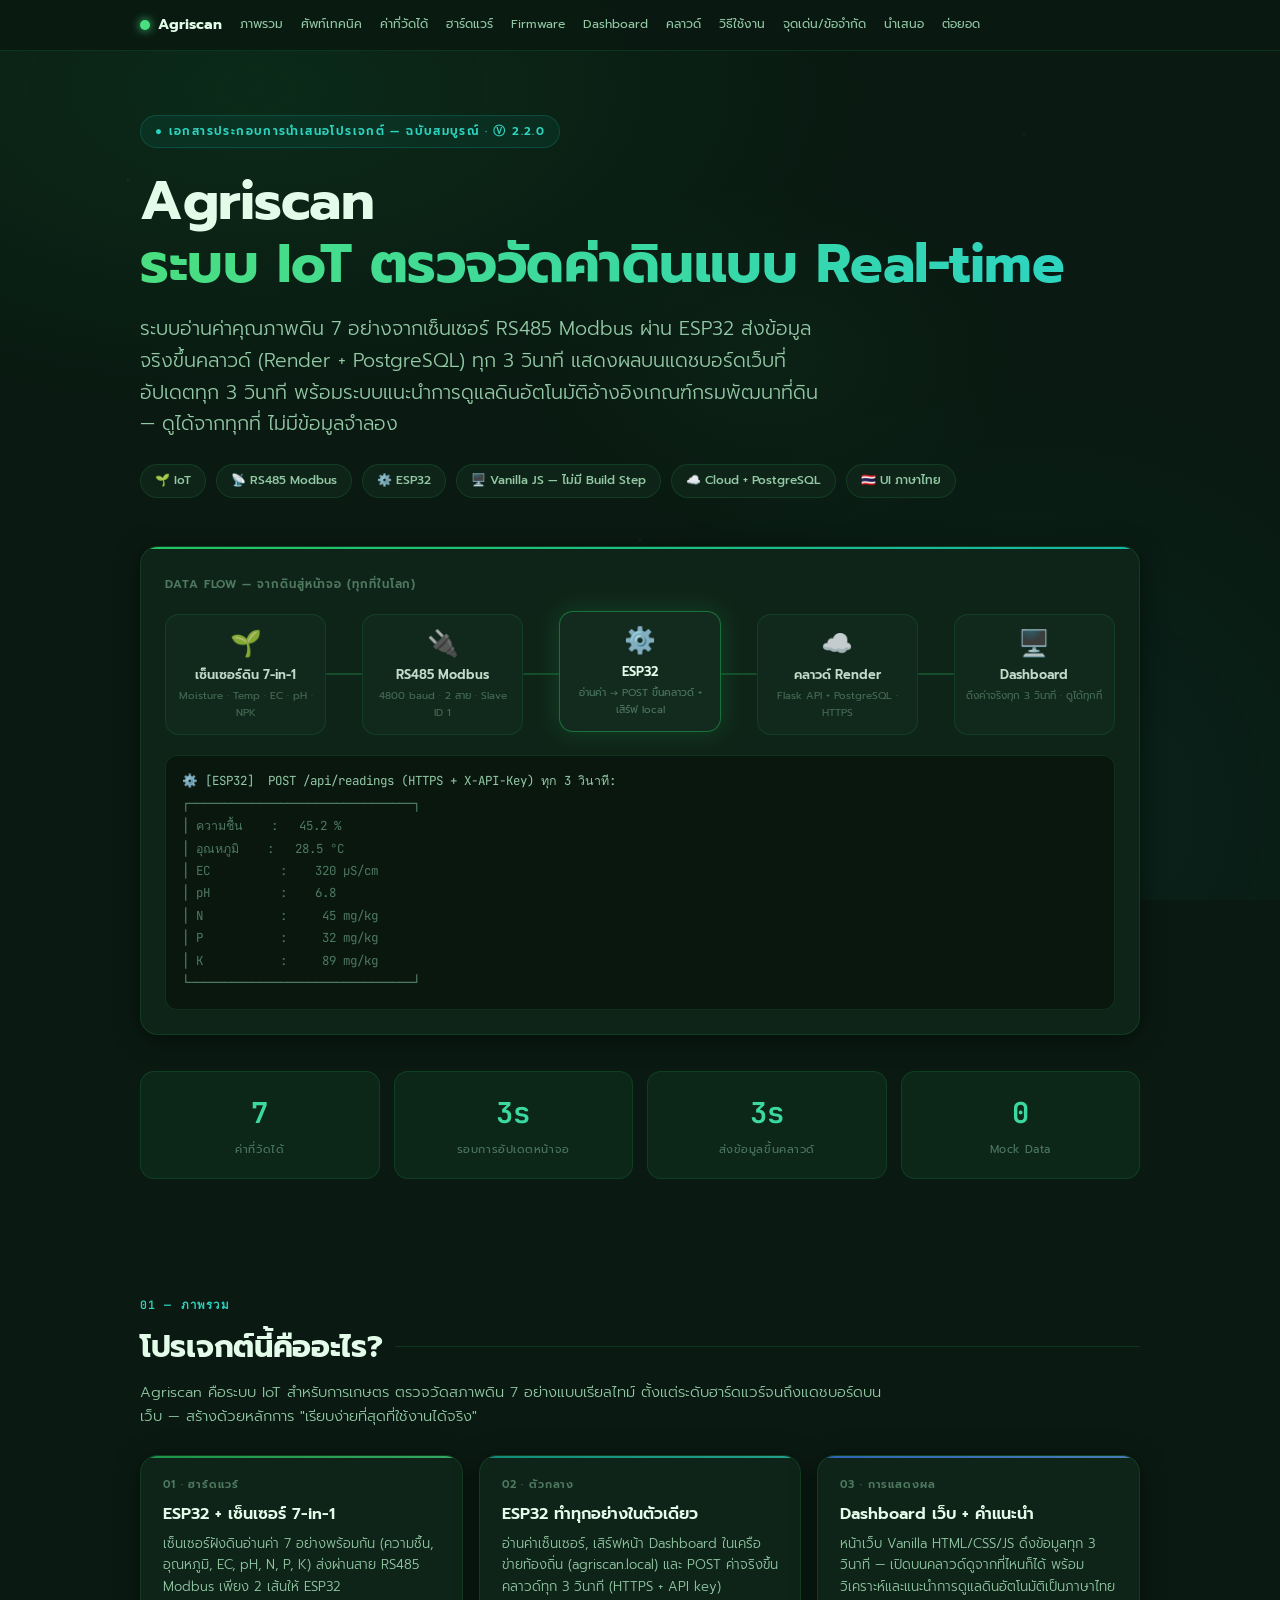
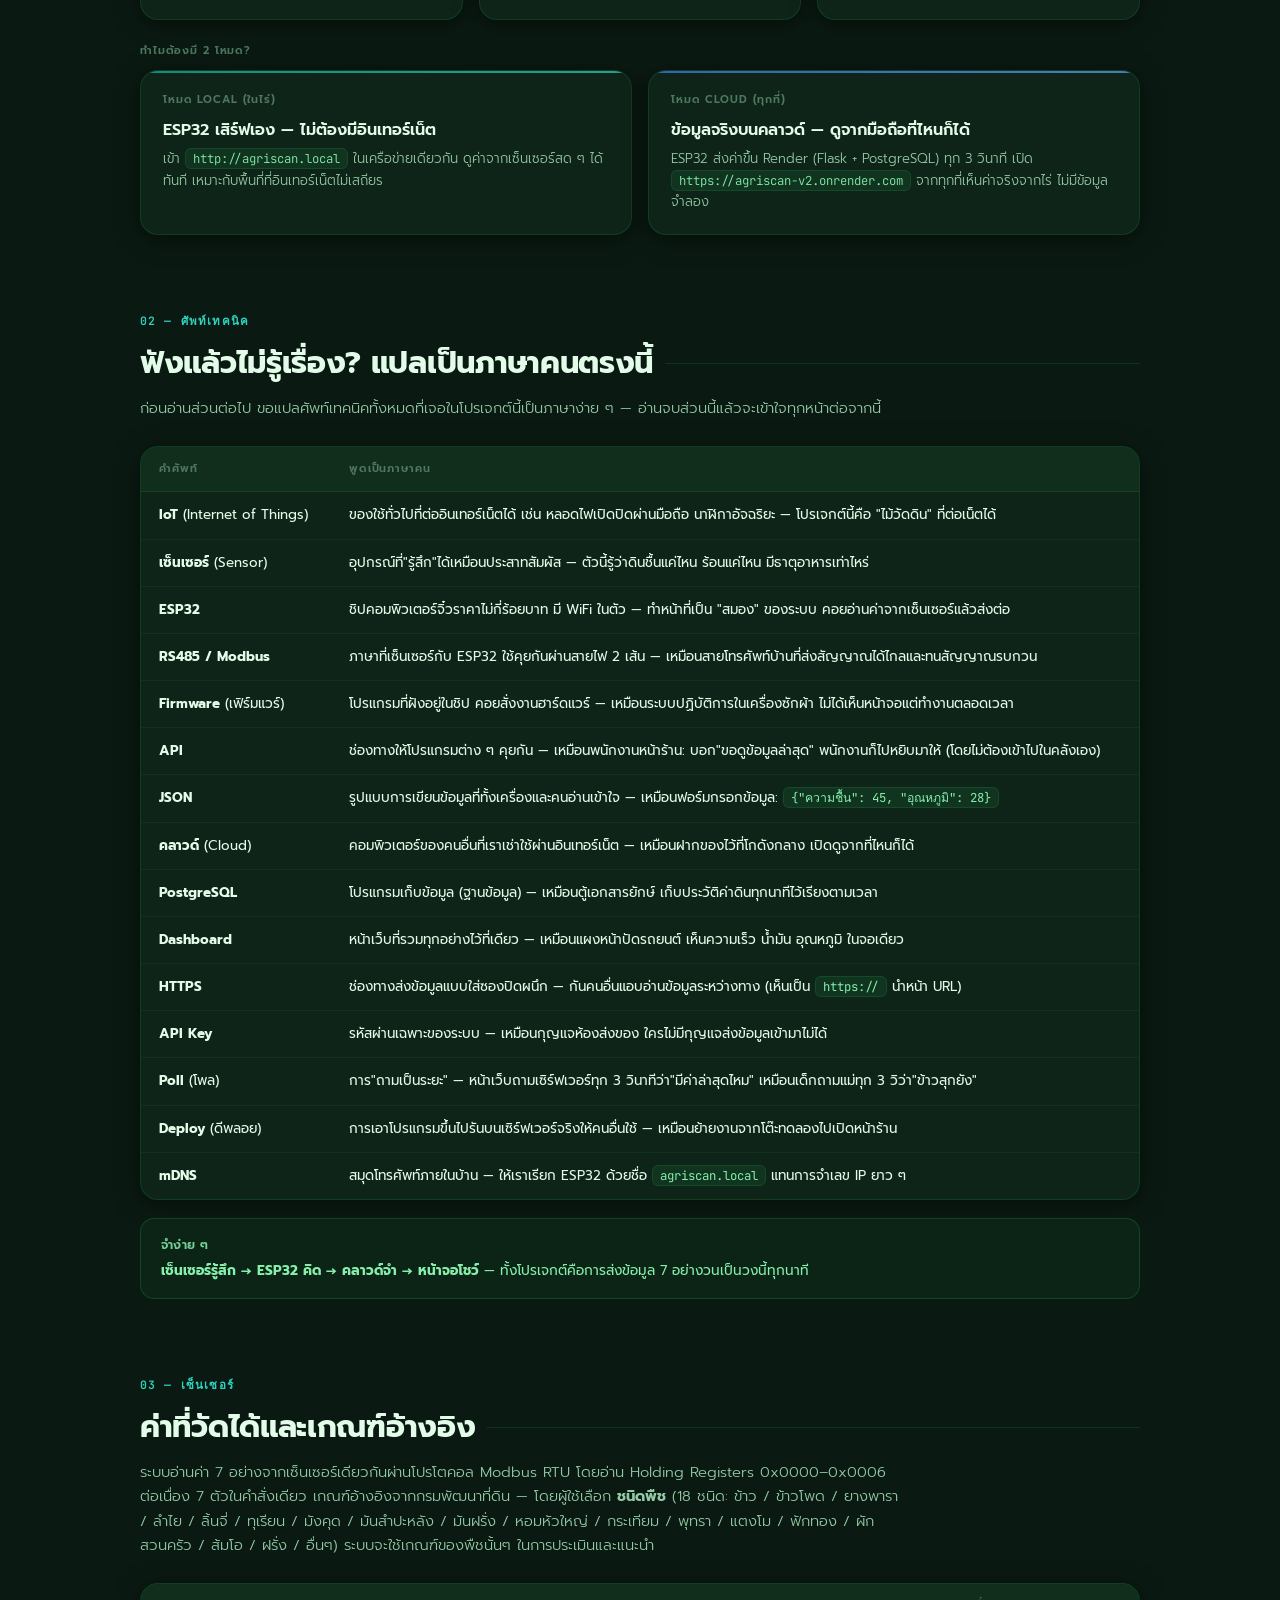
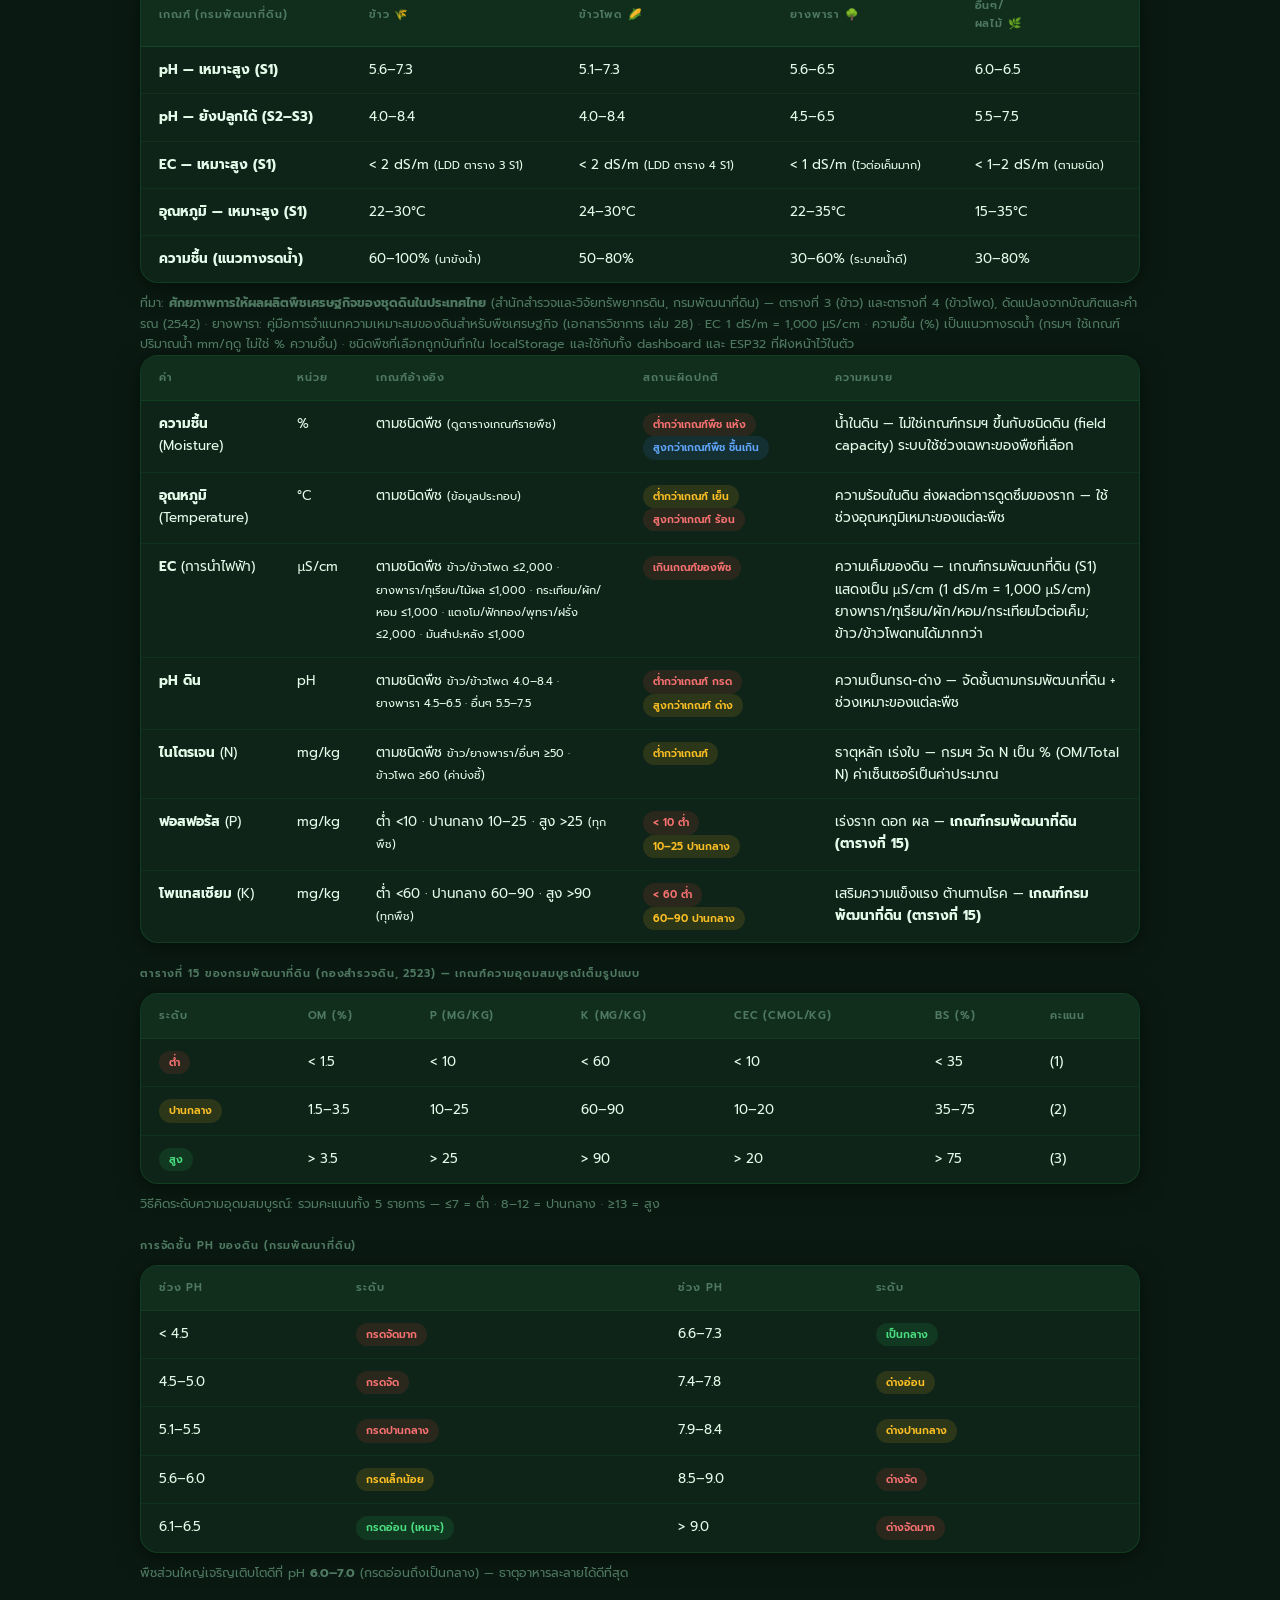
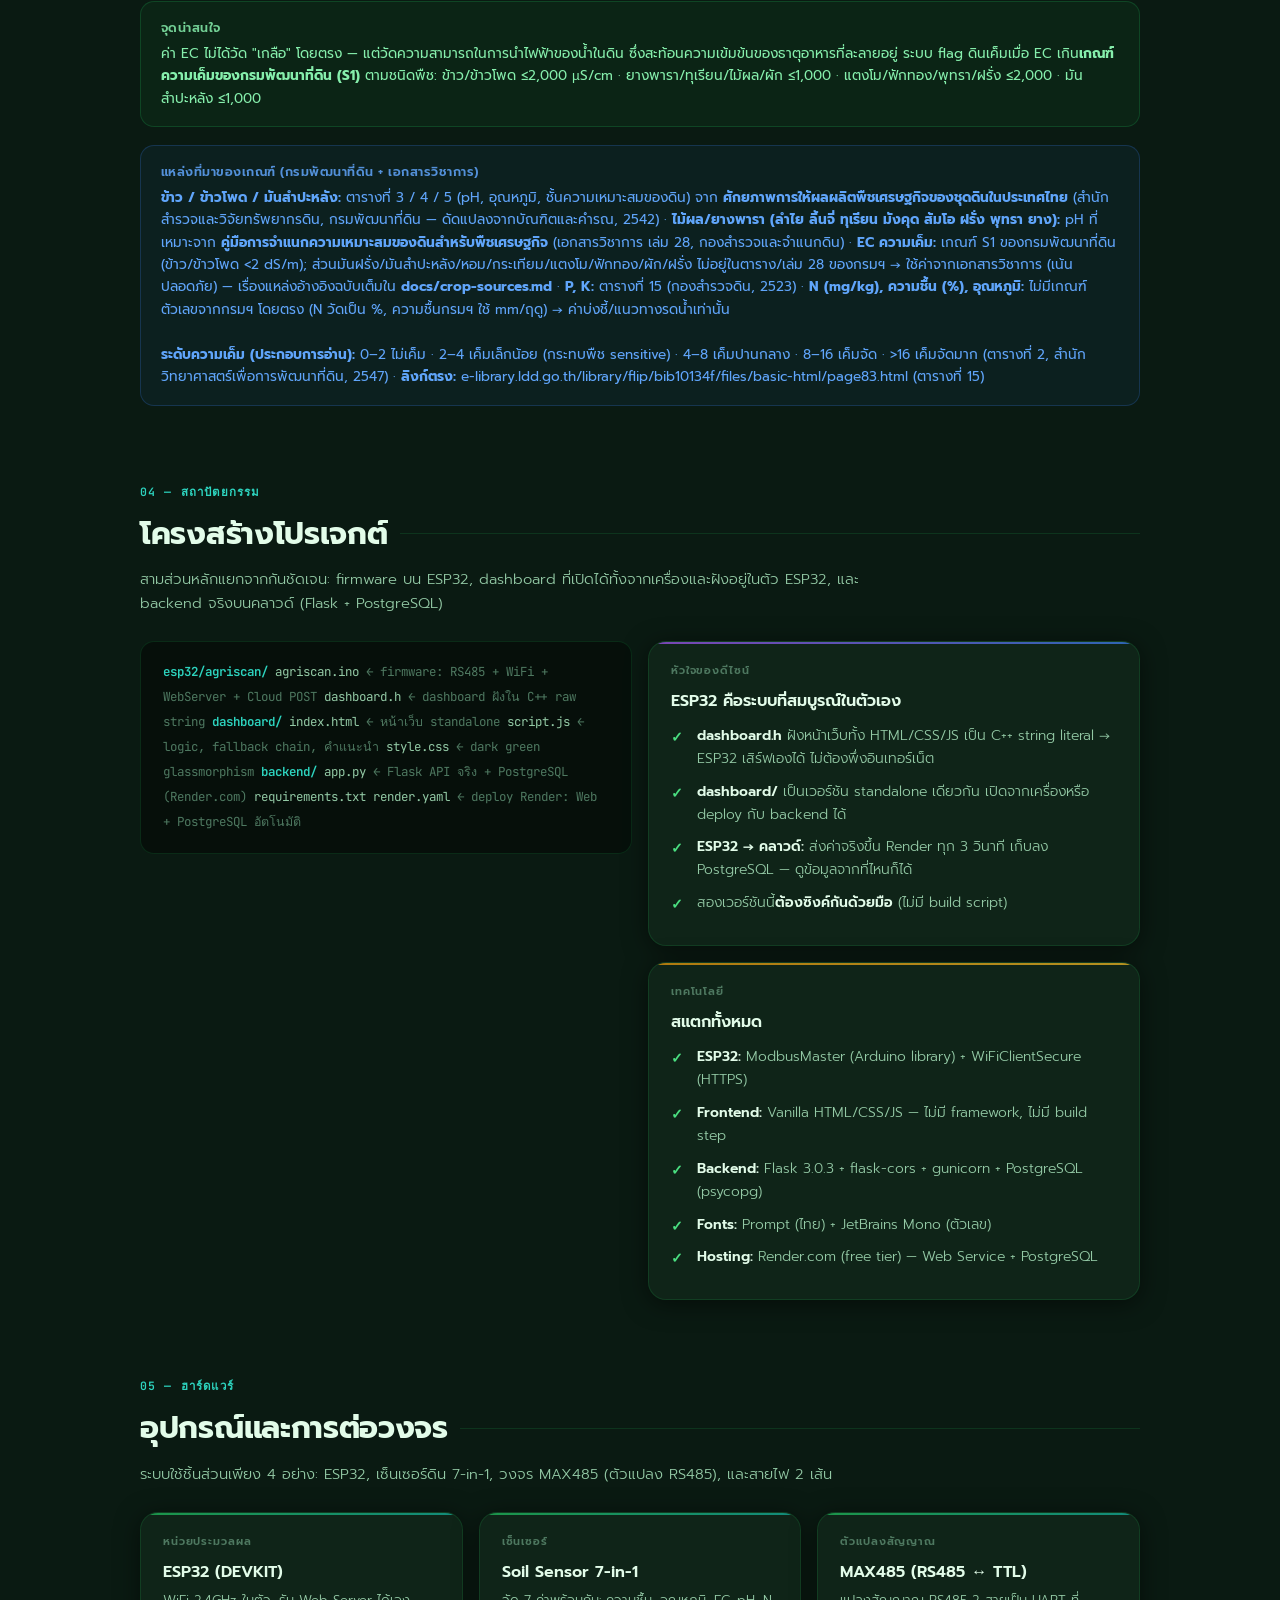
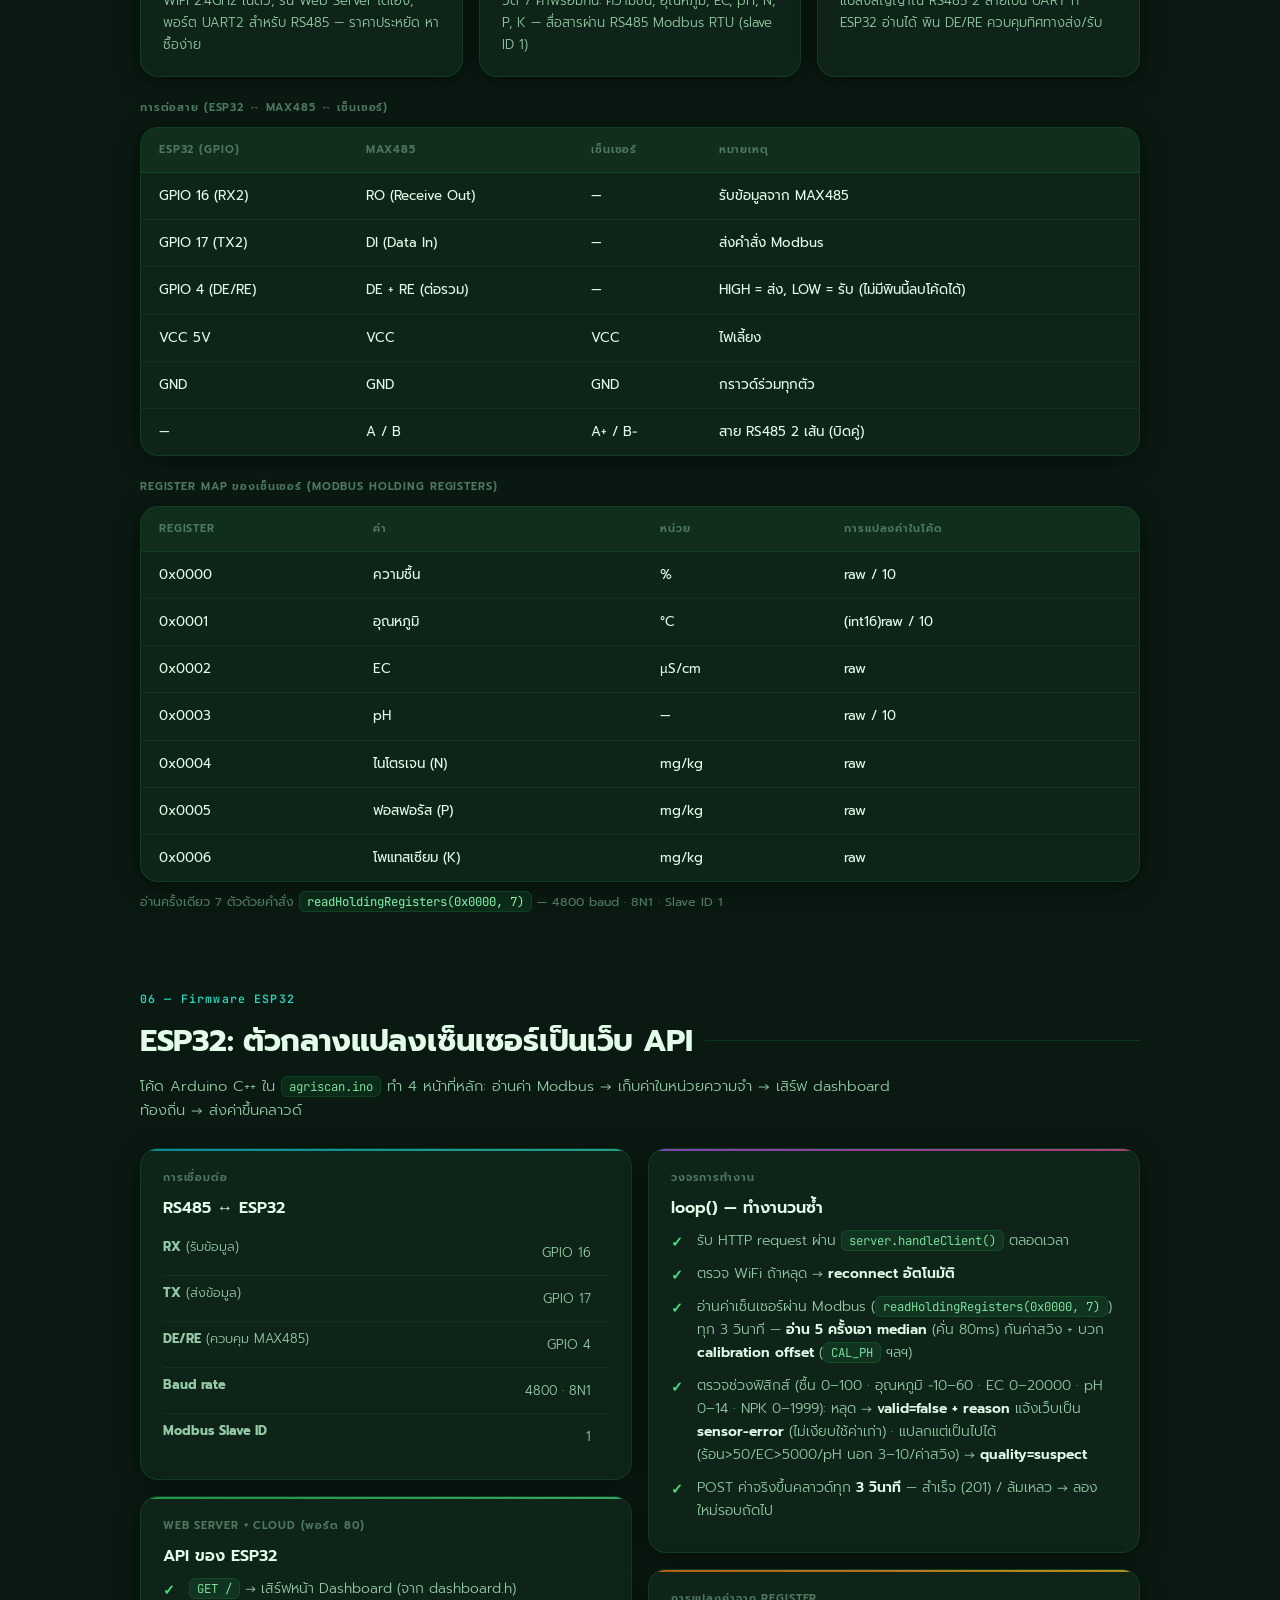
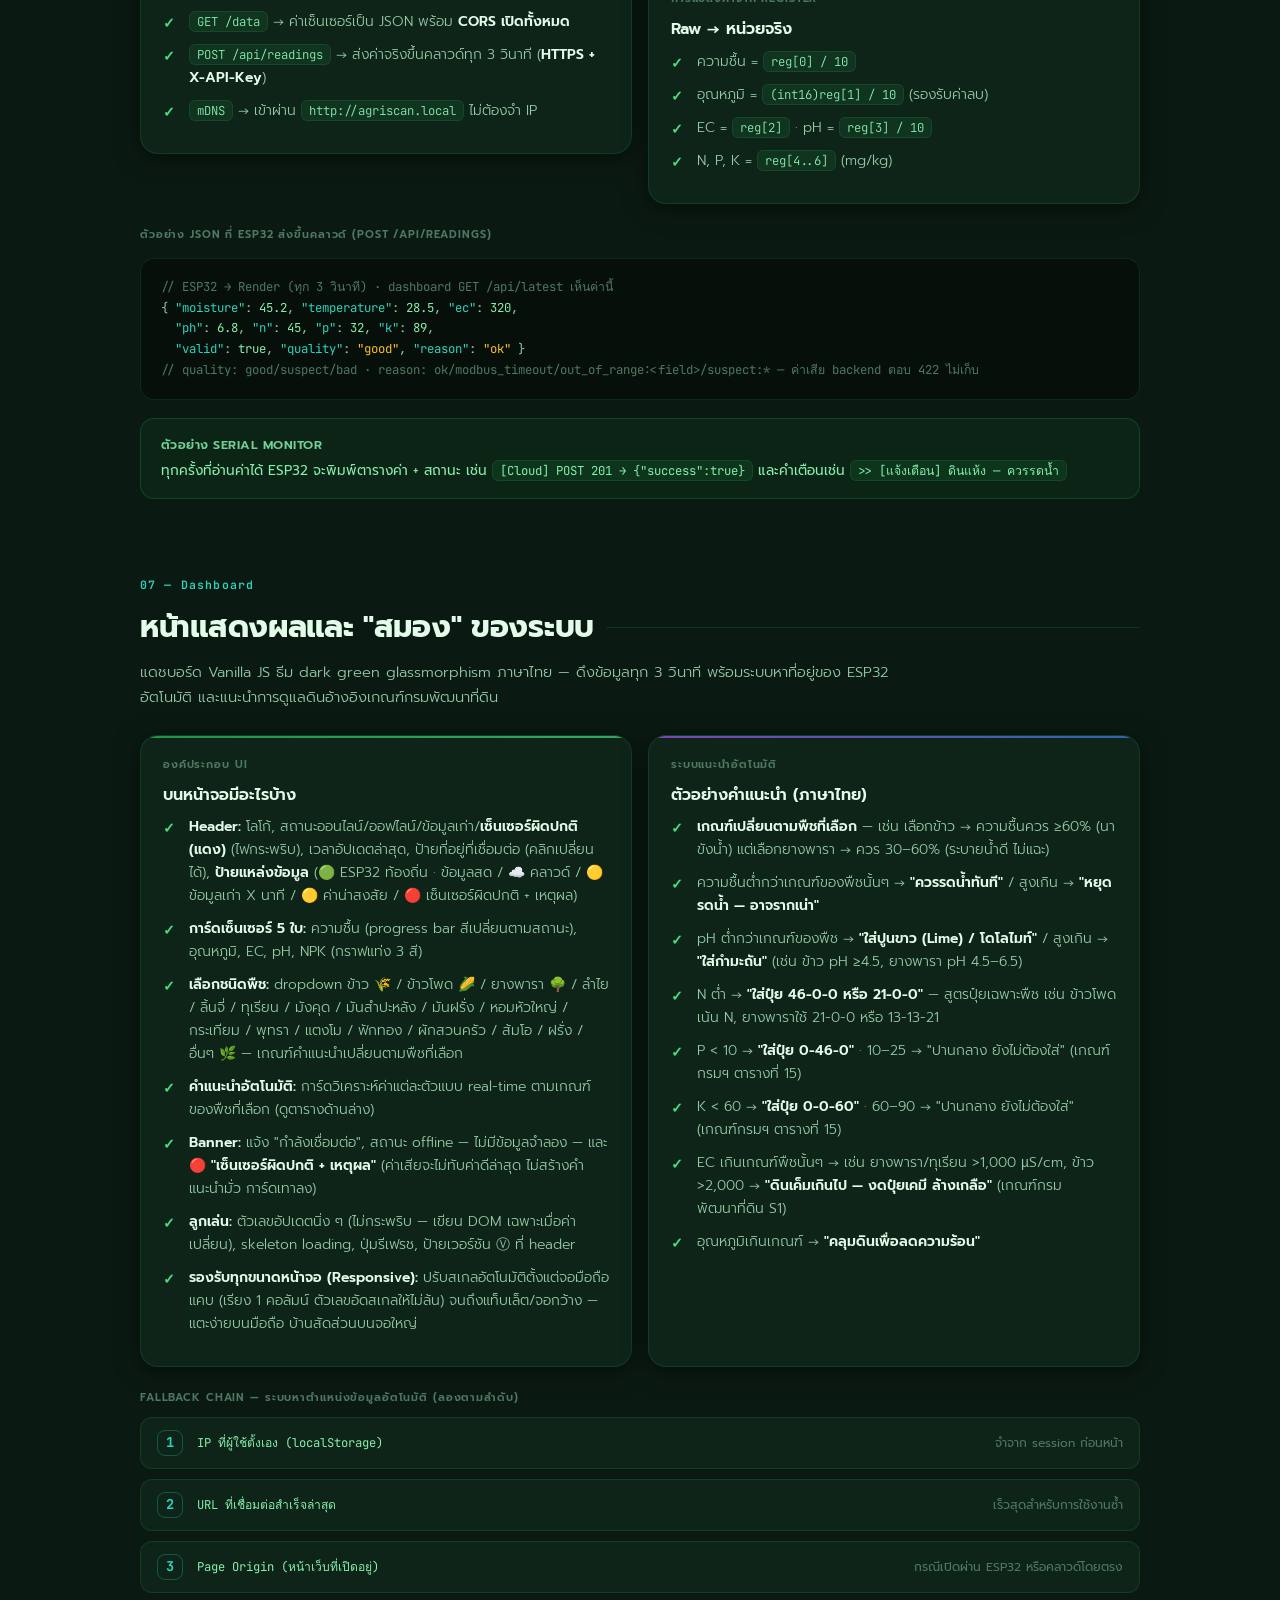
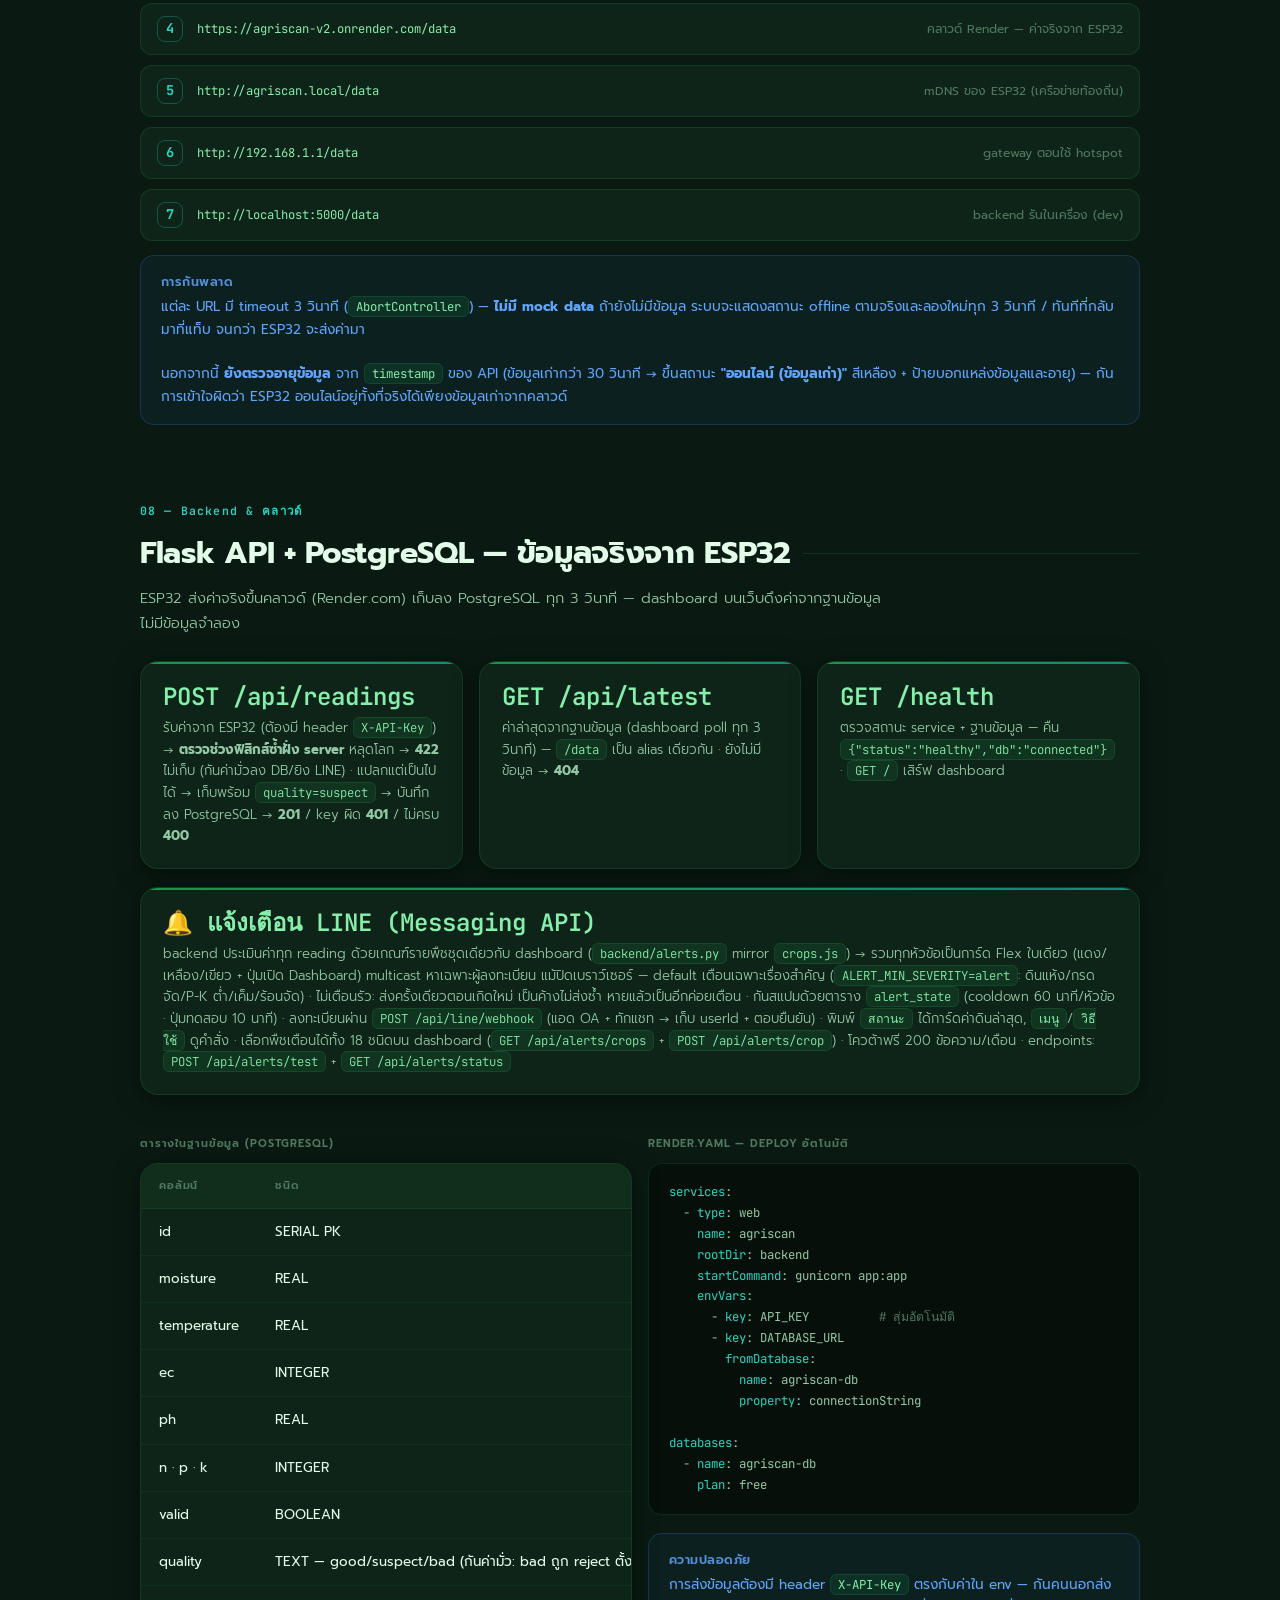
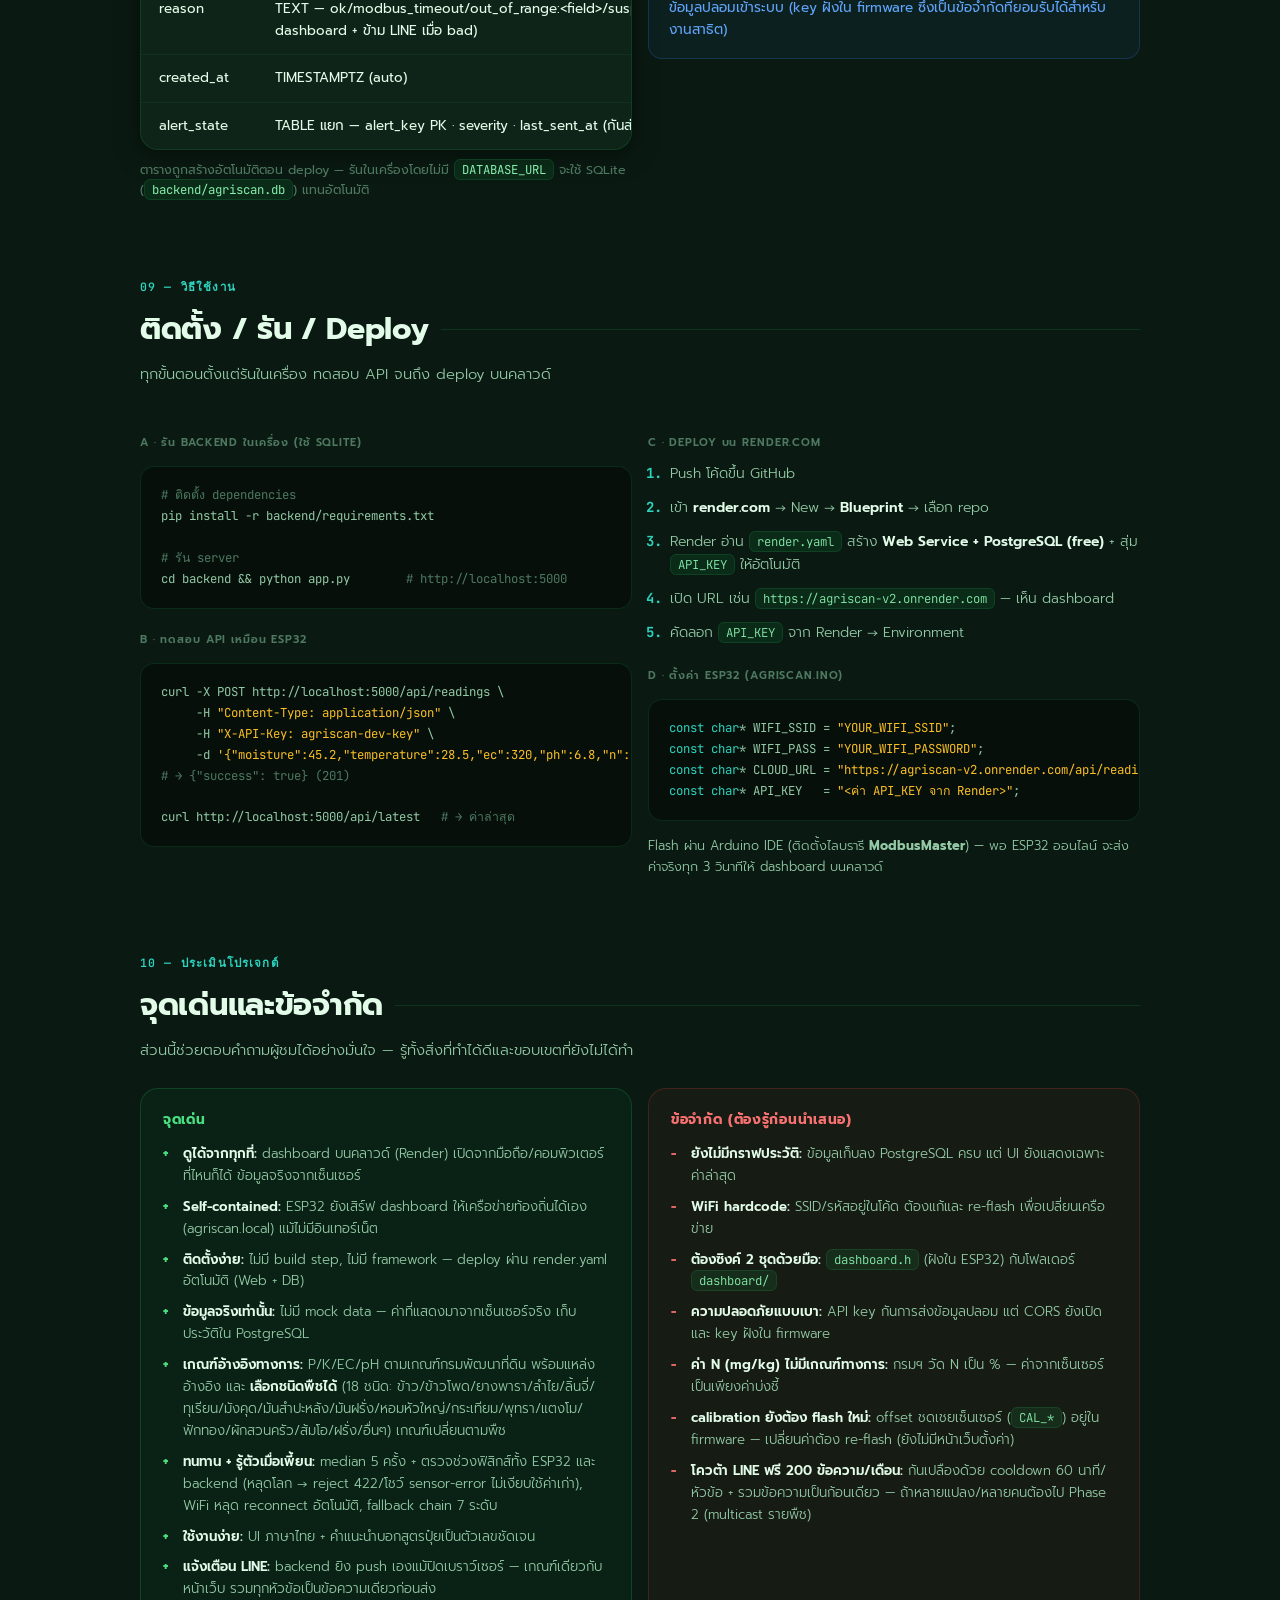
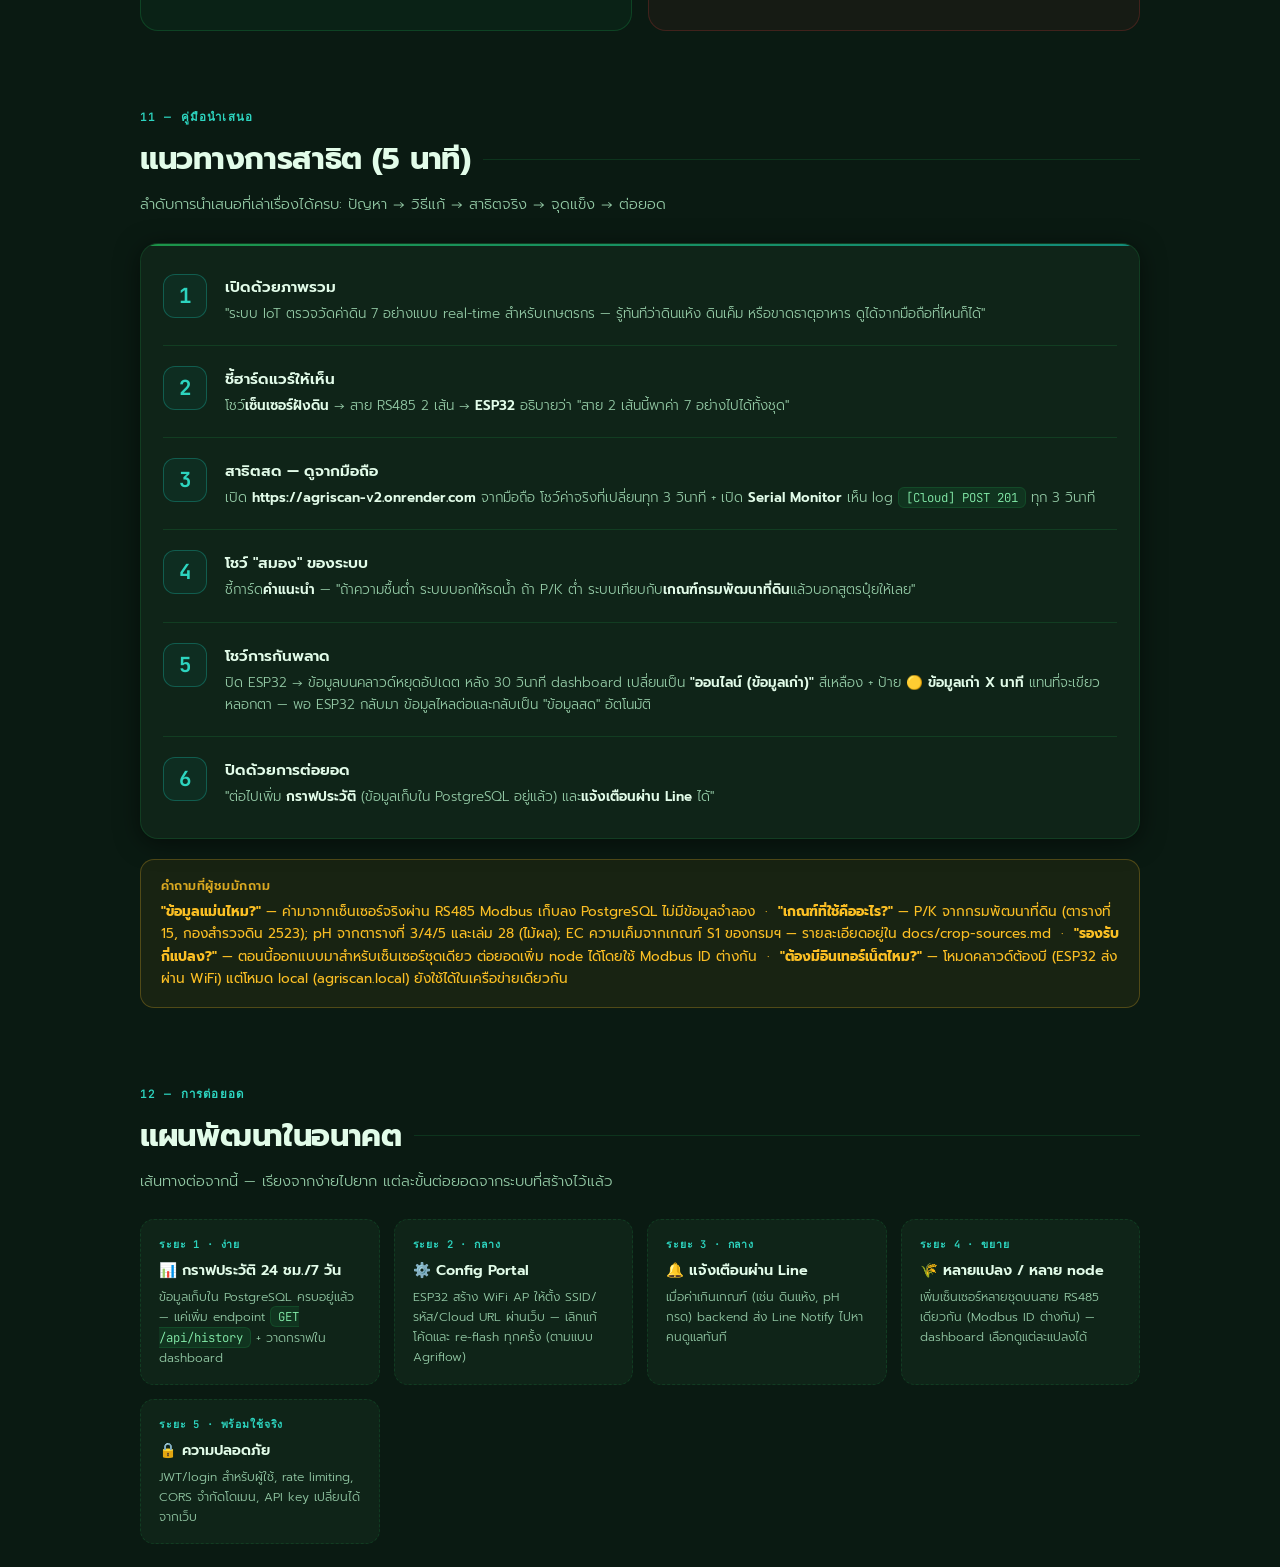
<file: agriscan-presentation.html>
<!DOCTYPE html>
<html lang="th">
<head>
<meta charset="UTF-8" />
<meta name="viewport" content="width=device-width, initial-scale=1.0" />
<title>Agriscan — เอกสารนำเสนอโปรเจกต์ (ฉบับสมบูรณ์)</title>
<link rel="preconnect" href="https://fonts.googleapis.com" />
<link rel="preconnect" href="https://fonts.gstatic.com" crossorigin />
<link href="https://fonts.googleapis.com/css2?family=Prompt:wght@300;400;500;600;700&family=JetBrains+Mono:wght@400;600&display=swap" rel="stylesheet" />
<style>
  /* ═════════════ Design Tokens (ต่อยอดจากธีม Agriscan) ═════════════ */
  :root {
    --green-50:#f0fdf4; --green-100:#dcfce7; --green-200:#bbf7d0;
    --green-300:#86efac; --green-400:#4ade80; --green-500:#22c55e;
    --green-600:#16a34a; --green-700:#15803d; --green-800:#166534;
    --green-900:#14532d; --green-950:#052e16;
    --teal-400:#2dd4bf; --teal-500:#14b8a6; --teal-600:#0d9488;
    --amber-400:#fbbf24; --amber-500:#f59e0b;
    --red-400:#f87171; --red-500:#ef4444;
    --blue-400:#60a5fa; --blue-500:#3b82f6;
    --purple-400:#c084fc;
    --bg-base:#0a1a12; --bg-card:#0f2418; --bg-card-2:#122b1e;
    --bg-glass:rgba(22,101,52,0.18);
    --border-dim:rgba(34,197,94,0.15); --border-glow:rgba(34,197,94,0.45);
    --text-primary:#e2fce9; --text-secondary:#93c9a5; --text-muted:#4e7860;
    --shadow-glow:0 0 32px rgba(34,197,94,0.12);
    --shadow-card:0 4px 24px rgba(0,0,0,0.5);
    --radius-card:18px; --radius-pill:999px;
    --font-body:'Prompt',sans-serif; --font-mono:'JetBrains Mono',monospace;
  }

  *, *::before, *::after { box-sizing:border-box; margin:0; padding:0; }
  html { scroll-behavior:smooth; }
  body {
    font-family:var(--font-body);
    background:var(--bg-base); color:var(--text-primary);
    min-height:100vh; overflow-x:hidden; line-height:1.65;
  }

  body::before {
    content:''; position:fixed; inset:0; pointer-events:none; z-index:0;
    background:
      radial-gradient(ellipse 80% 60% at 20% 10%, rgba(22,163,74,0.12) 0%, transparent 60%),
      radial-gradient(ellipse 60% 80% at 80% 90%, rgba(13,148,136,0.08) 0%, transparent 60%),
      radial-gradient(ellipse 40% 40% at 60% 40%, rgba(74,222,128,0.04) 0%, transparent 50%);
  }
  body::after {
    content:''; position:fixed; inset:0; pointer-events:none; z-index:0;
    background-image:
      radial-gradient(1px 1px at 10% 20%, rgba(74,222,128,0.3) 0%, transparent 100%),
      radial-gradient(1px 1px at 80% 15%, rgba(74,222,128,0.2) 0%, transparent 100%),
      radial-gradient(1px 1px at 50% 60%, rgba(45,212,191,0.3) 0%, transparent 100%),
      radial-gradient(1px 1px at 90% 70%, rgba(74,222,128,0.15) 0%, transparent 100%),
      radial-gradient(1px 1px at 30% 80%, rgba(45,212,191,0.2) 0%, transparent 100%);
  }

  .page { position:relative; z-index:1; max-width:1040px; margin:0 auto; padding:0 20px 80px; }

  /* ═════════════ Sticky nav ═════════════ */
  .topnav {
    position:sticky; top:0; z-index:50;
    background:rgba(10,26,18,0.88); backdrop-filter:blur(12px);
    border-bottom:1px solid var(--border-dim);
  }
  .topnav-inner {
    max-width:1040px; margin:0 auto; padding:10px 20px;
    display:flex; align-items:center; gap:16px; flex-wrap:wrap;
  }
  .topnav .brand { font-weight:700; font-size:0.9rem; display:flex; align-items:center; gap:8px; }
  .topnav .brand-dot {
    width:10px; height:10px; border-radius:50%; background:var(--green-400);
    box-shadow:0 0 10px var(--green-400); animation:pulse 2s infinite;
  }
  @keyframes pulse { 0%,100%{opacity:1; box-shadow:0 0 0 0 rgba(34,197,94,0.5);} 50%{opacity:.7; box-shadow:0 0 0 6px rgba(34,197,94,0);} }
  .topnav a {
    color:var(--text-secondary); text-decoration:none; font-size:0.76rem;
    padding:4px 2px; border-bottom:2px solid transparent; transition:all .2s;
  }
  .topnav a:hover { color:var(--green-300); border-color:var(--border-glow); }
  .topnav-links { display:flex; gap:14px; flex-wrap:wrap; }

  /* ═════════════ Hero ═════════════ */
  .hero { padding:64px 0 40px; }
  .eyebrow {
    display:inline-flex; align-items:center; gap:8px;
    font-size:0.72rem; font-weight:600; letter-spacing:0.12em; text-transform:uppercase;
    color:var(--teal-400);
    border:1px solid rgba(13,148,136,0.3); background:rgba(13,148,136,0.1);
    padding:6px 14px; border-radius:var(--radius-pill); margin-bottom:22px;
  }
  .hero h1 {
    font-size:clamp(2rem, 6vw, 3.4rem); font-weight:700; line-height:1.15;
    letter-spacing:-0.5px;
  }
  .hero h1 .grad {
    background:linear-gradient(90deg, var(--green-400), var(--teal-400));
    -webkit-background-clip:text; background-clip:text; color:transparent;
  }
  .hero .lead {
    margin-top:18px; font-size:clamp(1rem, 2.5vw, 1.2rem);
    color:var(--text-secondary); max-width:680px; font-weight:300;
  }
  .hero .tags { margin-top:24px; display:flex; gap:10px; flex-wrap:wrap; }
  .tag {
    font-size:0.75rem; font-weight:500; padding:6px 14px; border-radius:var(--radius-pill);
    border:1px solid var(--border-dim); background:var(--bg-card); color:var(--text-secondary);
  }

  /* ═════════════ Flow diagram (Signature) ═════════════ */
  .flow-wrap {
    margin:48px 0 0; padding:28px 24px 24px;
    background:var(--bg-card); border:1px solid var(--border-dim);
    border-radius:var(--radius-card); box-shadow:var(--shadow-card);
    position:relative; overflow:hidden;
  }
  .flow-wrap::before {
    content:''; position:absolute; top:0; left:0; right:0; height:2px;
    background:linear-gradient(90deg, var(--green-500), var(--teal-500), var(--green-500));
    background-size:200% 100%; animation:slidebg 6s linear infinite;
  }
  @keyframes slidebg { to { background-position:-200% 0; } }
  .flow-title {
    font-size:0.72rem; font-weight:600; letter-spacing:0.08em; text-transform:uppercase;
    color:var(--text-muted); margin-bottom:20px;
  }
  .flow { display:flex; align-items:stretch; gap:0; flex-wrap:wrap; justify-content:center; }
  .flow-node {
    flex:1 1 140px; max-width:185px; text-align:center;
    background:var(--bg-card-2); border:1px solid var(--border-dim);
    border-radius:14px; padding:16px 10px 12px; position:relative;
    transition:all .3s ease; opacity:.85;
  }
  .flow-node.active {
    opacity:1; border-color:var(--border-glow);
    box-shadow:0 0 24px rgba(34,197,94,0.2);
    transform:translateY(-3px);
  }
  .flow-node .f-icon { font-size:1.6rem; line-height:1; margin-bottom:8px; }
  .flow-node .f-name { font-size:0.8rem; font-weight:600; }
  .flow-node .f-sub { font-size:0.64rem; color:var(--text-muted); margin-top:3px; }
  .flow-conn { flex:0 0 36px; display:flex; align-items:center; justify-content:center; position:relative; }
  .flow-conn::before {
    content:''; width:100%; height:2px; background:rgba(34,197,94,0.25); border-radius:2px;
  }
  .flow-conn .packet {
    position:absolute; width:8px; height:8px; border-radius:50%;
    background:var(--green-400); box-shadow:0 0 8px var(--green-400);
    animation:travel 1.6s ease-in-out infinite; opacity:0;
  }
  .flow-conn:nth-child(2) .packet { animation-delay:0s; }
  .flow-conn:nth-child(4) .packet { animation-delay:0.4s; }
  .flow-conn:nth-child(6) .packet { animation-delay:0.8s; }
  .flow-conn:nth-child(8) .packet { animation-delay:1.2s; }
  @keyframes travel {
    0% { left:0; opacity:0; } 20% { opacity:1; }
    80% { opacity:1; } 100% { left:calc(100% - 8px); opacity:0; }
  }

  .flow-readout {
    margin-top:20px; padding:14px 16px; border-radius:12px;
    background:rgba(0,0,0,0.35); border:1px solid var(--border-dim);
    font-family:var(--font-mono); font-size:0.78rem; line-height:1.8;
    color:var(--text-secondary); white-space:pre-wrap; word-break:break-word;
  }
  .flow-readout .dim { color:var(--text-muted); }

  /* ═════════════ Section base ═════════════ */
  section { margin-top:76px; }
  .sec-head { margin-bottom:26px; }
  .sec-num {
    font-family:var(--font-mono); font-size:0.72rem; font-weight:600;
    color:var(--teal-400); letter-spacing:0.1em; display:block; margin-bottom:8px;
  }
  .sec-head h2 {
    font-size:clamp(1.4rem, 4vw, 1.9rem); font-weight:700; letter-spacing:-0.3px;
    display:flex; align-items:center; gap:12px;
  }
  .sec-head h2::after { content:''; flex:1; height:1px; background:var(--border-dim); }
  .sec-head p { color:var(--text-secondary); margin-top:8px; font-size:0.92rem; font-weight:300; max-width:760px; }
  .sub-label {
    font-size:0.68rem; font-weight:600; letter-spacing:0.08em; text-transform:uppercase;
    color:var(--text-muted); margin:22px 0 10px;
  }

  /* ═════════════ Cards & grid ═════════════ */
  .grid2 { display:grid; grid-template-columns:repeat(auto-fit, minmax(300px, 1fr)); gap:16px; }
  .grid3 { display:grid; grid-template-columns:repeat(auto-fit, minmax(250px, 1fr)); gap:16px; }
  .card {
    background:var(--bg-card); border:1px solid var(--border-dim);
    border-radius:var(--radius-card); padding:20px 22px;
    box-shadow:var(--shadow-card); position:relative; overflow:hidden;
    transition:transform .25s ease, border-color .25s ease, box-shadow .25s ease;
  }
  .card::before {
    content:''; position:absolute; top:0; left:0; right:0; height:2px;
    background:var(--card-accent, linear-gradient(90deg,var(--green-500),var(--teal-500)));
    opacity:.7; transition:opacity .25s;
  }
  .card:hover { transform:translateY(-3px); border-color:var(--border-glow); box-shadow:var(--shadow-card), 0 0 28px rgba(34,197,94,0.1); }
  .card:hover::before { opacity:1; }
  .card .c-label {
    font-size:0.68rem; font-weight:600; letter-spacing:0.08em; text-transform:uppercase;
    color:var(--text-muted); margin-bottom:8px;
  }
  .card .c-title { font-size:1rem; font-weight:600; margin-bottom:6px; }
  .card .c-desc { font-size:0.82rem; color:var(--text-secondary); font-weight:300; }
  .card .c-big {
    font-family:var(--font-mono); font-size:1.5rem; font-weight:600;
    color:var(--green-300); line-height:1.25;
  }
  .card .c-big small { font-size:0.7rem; color:var(--text-muted); font-family:var(--font-body); }

  /* ═════════════ Stats strip ═════════════ */
  .stats {
    display:grid; grid-template-columns:repeat(auto-fit, minmax(150px, 1fr));
    gap:14px; margin-top:36px;
  }
  .stat {
    background:var(--bg-glass); border:1px solid var(--border-dim);
    border-radius:14px; padding:18px 14px; text-align:center;
  }
  .stat .v {
    font-family:var(--font-mono); font-size:1.8rem; font-weight:700;
    background:linear-gradient(90deg, var(--green-400), var(--teal-400));
    -webkit-background-clip:text; background-clip:text; color:transparent;
  }
  .stat .k { font-size:0.7rem; color:var(--text-muted); margin-top:4px; letter-spacing:0.05em; }

  /* ═════════════ Tables ═════════════ */
  .table-wrap {
    background:var(--bg-card); border:1px solid var(--border-dim);
    border-radius:var(--radius-card); overflow-x:auto; box-shadow:var(--shadow-card);
  }
  table { width:100%; border-collapse:collapse; font-size:0.84rem; min-width:600px; }
  thead th {
    text-align:left; font-size:0.68rem; font-weight:600; letter-spacing:0.08em;
    text-transform:uppercase; color:var(--text-muted);
    padding:13px 18px; border-bottom:1px solid var(--border-dim);
    background:rgba(22,101,52,0.15);
  }
  tbody td { padding:12px 18px; border-bottom:1px solid rgba(34,197,94,0.08); vertical-align:top; }
  tbody tr:last-child td { border-bottom:none; }
  tbody tr { transition:background .2s; }
  tbody tr:hover { background:rgba(34,197,94,0.05); }
  td .mono { font-family:var(--font-mono); font-size:0.78rem; color:var(--green-300); }
  .pill {
    display:inline-block; font-size:0.66rem; font-weight:600; padding:3px 10px;
    border-radius:var(--radius-pill); white-space:nowrap;
  }
  .pill.green { background:rgba(34,197,94,0.12); color:var(--green-400); }
  .pill.teal  { background:rgba(20,184,166,0.12); color:var(--teal-400); }
  .pill.amber { background:rgba(251,191,36,0.12); color:var(--amber-400); }
  .pill.red   { background:rgba(239,68,68,0.12); color:var(--red-400); }
  .pill.blue  { background:rgba(59,130,246,0.12); color:var(--blue-400); }
  .pill.purple{ background:rgba(168,85,247,0.14); color:var(--purple-400); }

  /* ═════════════ Code blocks ═════════════ */
  pre {
    background:rgba(0,0,0,0.4); border:1px solid var(--border-dim);
    border-radius:14px; padding:18px 20px; overflow-x:auto;
    font-family:var(--font-mono); font-size:0.77rem; line-height:1.7;
    color:var(--text-secondary); margin:14px 0;
  }
  pre .c { color:var(--text-muted); }
  pre .k { color:var(--teal-400); }
  pre .s { color:var(--amber-400); }
  pre .n { color:var(--green-300); }
  code.inline {
    font-family:var(--font-mono); font-size:0.77rem;
    background:rgba(34,197,94,0.1); border:1px solid var(--border-dim);
    color:var(--green-300); padding:1px 7px; border-radius:6px;
  }

  /* ═════════════ Chain (fallback) ═════════════ */
  .chain { display:flex; flex-direction:column; gap:10px; margin-top:8px; }
  .chain-step {
    display:flex; align-items:center; gap:14px;
    background:var(--bg-card); border:1px solid var(--border-dim);
    border-radius:12px; padding:12px 16px; font-size:0.85rem;
    transition:transform .2s, border-color .2s;
  }
  .chain-step:hover { transform:translateX(4px); border-color:var(--border-glow); }
  .chain-step .no {
    font-family:var(--font-mono); font-weight:700; font-size:0.85rem;
    color:var(--teal-400); width:26px; height:26px; flex-shrink:0;
    display:grid; place-items:center;
    border:1px solid rgba(20,184,166,0.35); border-radius:8px;
  }
  .chain-step .src {
    font-family:var(--font-mono); font-size:0.76rem; color:var(--green-300);
    flex-shrink:0; min-width:0;
  }
  .chain-step .why { color:var(--text-muted); font-size:0.76rem; margin-left:auto; text-align:right; }

  /* ═════════════ Lists ═════════════ */
  ul.check { list-style:none; }
  ul.check li { position:relative; padding-left:26px; margin-bottom:10px; font-size:0.87rem; color:var(--text-secondary); font-weight:300; }
  ul.check li::before {
    content:'✓'; position:absolute; left:0; top:1px;
    color:var(--green-400); font-weight:700; font-size:0.9rem;
  }
  ul.check li b { color:var(--text-primary); font-weight:600; }
  ol.steps { padding-left:22px; }
  ol.steps li { margin-bottom:10px; font-size:0.87rem; color:var(--text-secondary); font-weight:300; }
  ol.steps li b { color:var(--text-primary); font-weight:600; }
  ol.steps li::marker { color:var(--teal-400); font-family:var(--font-mono); font-weight:700; }

  /* ═════════════ Callouts ═════════════ */
  .callout {
    border-radius:14px; padding:16px 20px; margin:18px 0;
    border:1px solid; font-size:0.85rem;
  }
  .callout.warn { background:rgba(251,191,36,0.06); border-color:rgba(251,191,36,0.25); color:var(--amber-400); }
  .callout.info { background:rgba(59,130,246,0.06); border-color:rgba(59,130,246,0.22); color:var(--blue-400); }
  .callout.ok   { background:rgba(34,197,94,0.06); border-color:rgba(34,197,94,0.2); color:var(--green-300); }
  .callout b { color:inherit; }
  .callout .t { display:block; font-weight:600; margin-bottom:4px; font-size:0.78rem; letter-spacing:0.04em; text-transform:uppercase; opacity:.85; }

  /* ═════════════ File tree ═════════════ */
  .tree {
    font-family:var(--font-mono); font-size:0.78rem; line-height:2;
    background:rgba(0,0,0,0.4); border:1px solid var(--border-dim);
    border-radius:14px; padding:18px 22px; overflow-x:auto; color:var(--text-secondary);
  }
  .tree .dir { color:var(--teal-400); font-weight:600; }
  .tree .cmt { color:var(--text-muted); }
  .tree .f   { color:var(--green-300); }

  /* ═════════════ Pros / cons ═════════════ */
  .pros-cons { display:grid; grid-template-columns:repeat(auto-fit, minmax(290px, 1fr)); gap:16px; }
  .pc { border-radius:var(--radius-card); padding:20px 22px; border:1px solid; }
  .pc.pro { background:rgba(34,197,94,0.05); border-color:rgba(34,197,94,0.2); }
  .pc.con { background:rgba(239,68,68,0.05); border-color:rgba(239,68,68,0.2); }
  .pc h3 { font-size:0.85rem; font-weight:700; margin-bottom:12px; letter-spacing:0.05em; }
  .pc.pro h3 { color:var(--green-400); }
  .pc.con h3 { color:var(--red-400); }
  .pc ul { list-style:none; }
  .pc li { padding-left:20px; position:relative; font-size:0.83rem; color:var(--text-secondary); margin-bottom:9px; font-weight:300; }
  .pc.pro li::before { content:'+'; position:absolute; left:0; color:var(--green-400); font-weight:700; }
  .pc.con li::before { content:'−'; position:absolute; left:0; color:var(--red-400); font-weight:700; }
  .pc li b { color:var(--text-primary); font-weight:600; }

  /* ═════════════ Presentation steps ═════════════ */
  .pres-step { display:flex; gap:18px; padding:20px 0; border-bottom:1px solid var(--border-dim); }
  .pres-step:last-child { border-bottom:none; }
  .pres-step .big {
    font-family:var(--font-mono); font-size:1.3rem; font-weight:700;
    color:var(--teal-400); flex-shrink:0; width:44px; height:44px;
    display:grid; place-items:center;
    border:1px solid rgba(20,184,166,0.35); border-radius:12px;
    background:rgba(13,148,136,0.08);
  }
  .pres-step h4 { font-size:0.95rem; font-weight:600; margin-bottom:4px; }
  .pres-step p { font-size:0.84rem; color:var(--text-secondary); font-weight:300; }
  .pres-step p b { color:var(--text-primary); font-weight:600; }

  /* ═════════════ Roadmap ═════════════ */
  .roadmap { display:grid; grid-template-columns:repeat(auto-fit, minmax(230px,1fr)); gap:14px; }
  .rm {
    background:var(--bg-card); border:1px dashed var(--border-dim);
    border-radius:14px; padding:16px 18px; transition:all .25s;
  }
  .rm:hover { border-color:var(--border-glow); background:var(--bg-card-2); }
  .rm .rm-stage {
    font-family:var(--font-mono); font-size:0.66rem; font-weight:600;
    color:var(--teal-400); letter-spacing:0.08em; text-transform:uppercase;
    display:block; margin-bottom:6px;
  }
  .rm h4 { font-size:0.9rem; font-weight:600; margin-bottom:4px; }
  .rm p { font-size:0.76rem; color:var(--text-secondary); font-weight:300; }

  /* ═════════════ Footer ═════════════ */
  footer {
    margin-top:80px; padding-top:24px; border-top:1px solid var(--border-dim);
    display:flex; align-items:center; justify-content:space-between; flex-wrap:wrap; gap:12px;
  }
  footer p { font-size:0.74rem; color:var(--text-muted); }
  .btn {
    display:inline-flex; align-items:center; gap:8px;
    padding:9px 20px; border-radius:var(--radius-pill);
    border:1px solid var(--border-glow); background:rgba(22,101,52,0.3);
    color:var(--green-300); font-family:var(--font-body); font-size:0.82rem;
    cursor:pointer; text-decoration:none; transition:all .2s;
  }
  .btn:hover { background:rgba(22,101,52,0.5); box-shadow:0 0 20px rgba(34,197,94,0.2); }

  /* ═════════════ Scroll reveal ═════════════ */
  .reveal { opacity:0; transform:translateY(18px); transition:opacity .6s ease, transform .6s ease; }
  .reveal.in { opacity:1; transform:none; }

  /* ═════════════ Responsive ═════════════ */
  @media (max-width:640px) {
    .flow { flex-direction:column; align-items:center; gap:10px; }
    .flow-conn { flex:0 0 26px; width:2px; min-height:26px; }
    .flow-conn::before { width:2px; height:100%; }
    .flow-conn .packet { width:8px; height:8px; animation:travel-v 1.6s ease-in-out infinite; }
    @keyframes travel-v {
      0% { top:0; opacity:0; } 20% { opacity:1; }
      80% { opacity:1; } 100% { top:calc(100% - 8px); opacity:0; }
    }
    .chain-step { flex-wrap:wrap; }
    .chain-step .why { margin-left:0; text-align:left; width:100%; }
  }

  @media (prefers-reduced-motion: reduce) {
    *, *::before, *::after { animation-duration:0.01ms !important; animation-iteration-count:1 !important; transition-duration:0.01ms !important; }
    .reveal { opacity:1; transform:none; }
  }

  /* ═════════════ Print ═════════════ */
  @media print {
    body { background:#fff; color:#000; }
    body::before, body::after, .topnav, .btn { display:none !important; }
    .card, .table-wrap, .tree, pre, .flow-wrap { box-shadow:none; background:#fff; border-color:#ccc; color:#000; }
    .card .c-desc, .pc li, .pres-step p, .sec-head p, .rm p, ol.steps li, ul.check li { color:#333; }
    .topnav { position:static; }
  }
</style>
</head>
<body>

<nav class="topnav">
  <div class="topnav-inner">
    <span class="brand"><span class="brand-dot"></span>Agriscan</span>
    <div class="topnav-links">
      <a href="#overview">ภาพรวม</a>
      <a href="#glossary">ศัพท์เทคนิค</a>
      <a href="#sensors">ค่าที่วัดได้</a>
      <a href="#hardware">ฮาร์ดแวร์</a>
      <a href="#firmware">Firmware</a>
      <a href="#dashboard">Dashboard</a>
      <a href="#backend">คลาวด์</a>
      <a href="#usage">วิธีใช้งาน</a>
      <a href="#eval">จุดเด่น/ข้อจำกัด</a>
      <a href="#present">นำเสนอ</a>
      <a href="#roadmap">ต่อยอด</a>
    </div>
  </div>
</nav>

<div class="page">

  <!-- ═══════════ HERO ═══════════ -->
  <header class="hero reveal">
    <span class="eyebrow">● เอกสารประกอบการนำเสนอโปรเจกต์ — ฉบับสมบูรณ์ · Ⓥ 2.2.0</span>
    <h1>Agriscan<br /><span class="grad">ระบบ IoT ตรวจวัดค่าดินแบบ Real-time</span></h1>
    <p class="lead">
      ระบบอ่านค่าคุณภาพดิน 7 อย่างจากเซ็นเซอร์ RS485 Modbus ผ่าน ESP32
      ส่งข้อมูลจริงขึ้นคลาวด์ (Render + PostgreSQL) ทุก 3 วินาที แสดงผลบนแดชบอร์ดเว็บที่อัปเดตทุก 3 วินาที
      พร้อมระบบแนะนำการดูแลดินอัตโนมัติอ้างอิงเกณฑ์กรมพัฒนาที่ดิน — ดูได้จากทุกที่ ไม่มีข้อมูลจำลอง
    </p>
    <div class="tags">
      <span class="tag">🌱 IoT</span>
      <span class="tag">📡 RS485 Modbus</span>
      <span class="tag">⚙️ ESP32</span>
      <span class="tag">🖥️ Vanilla JS — ไม่มี Build Step</span>
      <span class="tag">☁️ Cloud + PostgreSQL</span>
      <span class="tag">🇹🇭 UI ภาษาไทย</span>
    </div>

    <!-- Flow diagram -->
    <div class="flow-wrap">
      <div class="flow-title">Data Flow — จากดินสู่หน้าจอ (ทุกที่ในโลก)</div>
      <div class="flow" id="flow">
        <div class="flow-node" data-step="0">
          <div class="f-icon">🌱</div>
          <div class="f-name">เซ็นเซอร์ดิน 7-in-1</div>
          <div class="f-sub">Moisture · Temp · EC · pH · NPK</div>
        </div>
        <div class="flow-conn"><span class="packet"></span></div>
        <div class="flow-node" data-step="1">
          <div class="f-icon">🔌</div>
          <div class="f-name">RS485 Modbus</div>
          <div class="f-sub">4800 baud · 2 สาย · Slave ID 1</div>
        </div>
        <div class="flow-conn"><span class="packet"></span></div>
        <div class="flow-node" data-step="2">
          <div class="f-icon">⚙️</div>
          <div class="f-name">ESP32</div>
          <div class="f-sub">อ่านค่า → POST ขึ้นคลาวด์ + เสิร์ฟ local</div>
        </div>
        <div class="flow-conn"><span class="packet"></span></div>
        <div class="flow-node" data-step="3">
          <div class="f-icon">☁️</div>
          <div class="f-name">คลาวด์ Render</div>
          <div class="f-sub">Flask API + PostgreSQL · HTTPS</div>
        </div>
        <div class="flow-conn"><span class="packet"></span></div>
        <div class="flow-node" data-step="4">
          <div class="f-icon">🖥️</div>
          <div class="f-name">Dashboard</div>
          <div class="f-sub">ดึงค่าจริงทุก 3 วินาที · ดูได้ทุกที่</div>
        </div>
      </div>
      <div class="flow-readout" id="readout"></div>
    </div>

    <!-- Stats -->
    <div class="stats">
      <div class="stat"><div class="v">7</div><div class="k">ค่าที่วัดได้</div></div>
      <div class="stat"><div class="v">3s</div><div class="k">รอบการอัปเดตหน้าจอ</div></div>
      <div class="stat"><div class="v">3s</div><div class="k">ส่งข้อมูลขึ้นคลาวด์</div></div>
      <div class="stat"><div class="v">0</div><div class="k">Mock Data</div></div>
    </div>
  </header>

  <!-- ═══════════ 01 ภาพรวม ═══════════ -->
  <section id="overview">
    <div class="sec-head reveal">
      <span class="sec-num">01 — ภาพรวม</span>
      <h2>โปรเจกต์นี้คืออะไร?</h2>
      <p>Agriscan คือระบบ IoT สำหรับการเกษตร ตรวจวัดสภาพดิน 7 อย่างแบบเรียลไทม์ ตั้งแต่ระดับฮาร์ดแวร์จนถึงแดชบอร์ดบนเว็บ — สร้างด้วยหลักการ "เรียบง่ายที่สุดที่ใช้งานได้จริง"</p>
    </div>

    <div class="grid3">
      <div class="card reveal" style="--card-accent:linear-gradient(90deg,#22c55e,#4ade80);">
        <div class="c-label">01 · ฮาร์ดแวร์</div>
        <div class="c-title">ESP32 + เซ็นเซอร์ 7-in-1</div>
        <div class="c-desc">เซ็นเซอร์ฝังดินอ่านค่า 7 อย่างพร้อมกัน (ความชื้น, อุณหภูมิ, EC, pH, N, P, K) ส่งผ่านสาย RS485 Modbus เพียง 2 เส้นให้ ESP32</div>
      </div>
      <div class="card reveal" style="--card-accent:linear-gradient(90deg,#14b8a6,#2dd4bf);">
        <div class="c-label">02 · ตัวกลาง</div>
        <div class="c-title">ESP32 ทำทุกอย่างในตัวเดียว</div>
        <div class="c-desc">อ่านค่าเซ็นเซอร์, เสิร์ฟหน้า Dashboard ในเครือข่ายท้องถิ่น (agriscan.local) และ POST ค่าจริงขึ้นคลาวด์ทุก 3 วินาที (HTTPS + API key)</div>
      </div>
      <div class="card reveal" style="--card-accent:linear-gradient(90deg,#3b82f6,#60a5fa);">
        <div class="c-label">03 · การแสดงผล</div>
        <div class="c-title">Dashboard เว็บ + คำแนะนำ</div>
        <div class="c-desc">หน้าเว็บ Vanilla HTML/CSS/JS ดึงข้อมูลทุก 3 วินาที — เปิดบนคลาวด์ดูจากที่ไหนก็ได้ พร้อมวิเคราะห์และแนะนำการดูแลดินอัตโนมัติเป็นภาษาไทย</div>
      </div>
    </div>

    <div class="sub-label reveal">ทำไมต้องมี 2 โหมด?</div>
    <div class="grid2">
      <div class="card reveal" style="--card-accent:linear-gradient(90deg,#14b8a6,#2dd4bf);">
        <div class="c-label">โหมด Local (ในไร่)</div>
        <div class="c-title">ESP32 เสิร์ฟเอง — ไม่ต้องมีอินเทอร์เน็ต</div>
        <div class="c-desc">เข้า <code class="inline">http://agriscan.local</code> ในเครือข่ายเดียวกัน ดูค่าจากเซ็นเซอร์สด ๆ ได้ทันที เหมาะกับพื้นที่ที่อินเทอร์เน็ตไม่เสถียร</div>
      </div>
      <div class="card reveal" style="--card-accent:linear-gradient(90deg,#3b82f6,#60a5fa);">
        <div class="c-label">โหมด Cloud (ทุกที่)</div>
        <div class="c-title">ข้อมูลจริงบนคลาวด์ — ดูจากมือถือที่ไหนก็ได้</div>
        <div class="c-desc">ESP32 ส่งค่าขึ้น Render (Flask + PostgreSQL) ทุก 3 วินาที เปิด <code class="inline">https://agriscan-v2.onrender.com</code> จากทุกที่เห็นค่าจริงจากไร่ ไม่มีข้อมูลจำลอง</div>
      </div>
    </div>
  </section>

  <!-- ═══════════ 02 ศัพท์เทคนิค (สำหรับคนไม่รู้) ═══════════ -->
  <section id="glossary">
    <div class="sec-head reveal">
      <span class="sec-num">02 — ศัพท์เทคนิค</span>
      <h2>ฟังแล้วไม่รู้เรื่อง? แปลเป็นภาษาคนตรงนี้</h2>
      <p>ก่อนอ่านส่วนต่อไป ขอแปลศัพท์เทคนิคทั้งหมดที่เจอในโปรเจกต์นี้เป็นภาษาง่าย ๆ — อ่านจบส่วนนี้แล้วจะเข้าใจทุกหน้าต่อจากนี้</p>
    </div>

    <div class="table-wrap reveal">
      <table>
        <thead>
          <tr><th>คำศัพท์</th><th>พูดเป็นภาษาคน</th></tr>
        </thead>
        <tbody>
          <tr>
            <td><b>IoT</b> (Internet of Things)</td>
            <td>ของใช้ทั่วไปที่ต่ออินเทอร์เน็ตได้ เช่น หลอดไฟเปิดปิดผ่านมือถือ นาฬิกาอัจฉริยะ — โปรเจกต์นี้คือ "ไม้วัดดิน" ที่ต่อเน็ตได้</td>
          </tr>
          <tr>
            <td><b>เซ็นเซอร์</b> (Sensor)</td>
            <td>อุปกรณ์ที่"รู้สึก"ได้เหมือนประสาทสัมผัส — ตัวนี้รู้ว่าดินชื้นแค่ไหน ร้อนแค่ไหน มีธาตุอาหารเท่าไหร่</td>
          </tr>
          <tr>
            <td><b>ESP32</b></td>
            <td>ชิปคอมพิวเตอร์จิ๋วราคาไม่กี่ร้อยบาท มี WiFi ในตัว — ทำหน้าที่เป็น "สมอง" ของระบบ คอยอ่านค่าจากเซ็นเซอร์แล้วส่งต่อ</td>
          </tr>
          <tr>
            <td><b>RS485 / Modbus</b></td>
            <td>ภาษาที่เซ็นเซอร์กับ ESP32 ใช้คุยกันผ่านสายไฟ 2 เส้น — เหมือนสายโทรศัพท์บ้านที่ส่งสัญญาณได้ไกลและทนสัญญาณรบกวน</td>
          </tr>
          <tr>
            <td><b>Firmware</b> (เฟิร์มแวร์)</td>
            <td>โปรแกรมที่ฝังอยู่ในชิป คอยสั่งงานฮาร์ดแวร์ — เหมือนระบบปฏิบัติการในเครื่องซักผ้า ไม่ได้เห็นหน้าจอแต่ทำงานตลอดเวลา</td>
          </tr>
          <tr>
            <td><b>API</b></td>
            <td>ช่องทางให้โปรแกรมต่าง ๆ คุยกัน — เหมือนพนักงานหน้าร้าน: บอก"ขอดูข้อมูลล่าสุด" พนักงานก็ไปหยิบมาให้ (โดยไม่ต้องเข้าไปในคลังเอง)</td>
          </tr>
          <tr>
            <td><b>JSON</b></td>
            <td>รูปแบบการเขียนข้อมูลที่ทั้งเครื่องและคนอ่านเข้าใจ — เหมือนฟอร์มกรอกข้อมูล: <code class="inline">{"ความชื้น": 45, "อุณหภูมิ": 28}</code></td>
          </tr>
          <tr>
            <td><b>คลาวด์</b> (Cloud)</td>
            <td>คอมพิวเตอร์ของคนอื่นที่เราเช่าใช้ผ่านอินเทอร์เน็ต — เหมือนฝากของไว้ที่โกดังกลาง เปิดดูจากที่ไหนก็ได้</td>
          </tr>
          <tr>
            <td><b>PostgreSQL</b></td>
            <td>โปรแกรมเก็บข้อมูล (ฐานข้อมูล) — เหมือนตู้เอกสารยักษ์ เก็บประวัติค่าดินทุกนาทีไว้เรียงตามเวลา</td>
          </tr>
          <tr>
            <td><b>Dashboard</b></td>
            <td>หน้าเว็บที่รวมทุกอย่างไว้ที่เดียว — เหมือนแผงหน้าปัดรถยนต์ เห็นความเร็ว น้ำมัน อุณหภูมิ ในจอเดียว</td>
          </tr>
          <tr>
            <td><b>HTTPS</b></td>
            <td>ช่องทางส่งข้อมูลแบบใส่ซองปิดผนึก — กันคนอื่นแอบอ่านข้อมูลระหว่างทาง (เห็นเป็น <code class="inline">https://</code> นำหน้า URL)</td>
          </tr>
          <tr>
            <td><b>API Key</b></td>
            <td>รหัสผ่านเฉพาะของระบบ — เหมือนกุญแจห้องส่งของ ใครไม่มีกุญแจส่งข้อมูลเข้ามาไม่ได้</td>
          </tr>
          <tr>
            <td><b>Poll</b> (โพล)</td>
            <td>การ"ถามเป็นระยะ" — หน้าเว็บถามเซิร์ฟเวอร์ทุก 3 วินาทีว่า"มีค่าล่าสุดไหม" เหมือนเด็กถามแม่ทุก 3 วิว่า"ข้าวสุกยัง"</td>
          </tr>
          <tr>
            <td><b>Deploy</b> (ดีพลอย)</td>
            <td>การเอาโปรแกรมขึ้นไปรันบนเซิร์ฟเวอร์จริงให้คนอื่นใช้ — เหมือนย้ายงานจากโต๊ะทดลองไปเปิดหน้าร้าน</td>
          </tr>
          <tr>
            <td><b>mDNS</b></td>
            <td>สมุดโทรศัพท์ภายในบ้าน — ให้เราเรียก ESP32 ด้วยชื่อ <code class="inline">agriscan.local</code> แทนการจำเลข IP ยาว ๆ</td>
          </tr>
        </tbody>
      </table>
    </div>

    <div class="callout ok reveal">
      <span class="t">จำง่าย ๆ</span>
      <b>เซ็นเซอร์รู้สึก → ESP32 คิด → คลาวด์จำ → หน้าจอโชว์</b> — ทั้งโปรเจกต์คือการส่งข้อมูล 7 อย่างวนเป็นวงนี้ทุกนาที
    </div>
  </section>

  <!-- ═══════════ 03 ค่าที่วัดได้ ═══════════ -->
  <section id="sensors">
    <div class="sec-head reveal">
      <span class="sec-num">03 — เซ็นเซอร์</span>
      <h2>ค่าที่วัดได้และเกณฑ์อ้างอิง</h2>
      <p>ระบบอ่านค่า 7 อย่างจากเซ็นเซอร์เดียวกันผ่านโปรโตคอล Modbus RTU โดยอ่าน Holding Registers 0x0000–0x0006 ต่อเนื่อง 7 ตัวในคำสั่งเดียว เกณฑ์อ้างอิงจากกรมพัฒนาที่ดิน — โดยผู้ใช้เลือก <b>ชนิดพืช</b> (18 ชนิด: ข้าว / ข้าวโพด / ยางพารา / ลำไย / ลิ้นจี่ / ทุเรียน / มังคุด / มันสำปะหลัง / มันฝรั่ง / หอมหัวใหญ่ / กระเทียม / พุทรา / แตงโม / ฟักทอง / ผักสวนครัว / ส้มโอ / ฝรั่ง / อื่นๆ) ระบบจะใช้เกณฑ์ของพืชนั้นๆ ในการประเมินและแนะนำ</p>
    </div>

    <div class="table-wrap reveal">
      <table>
        <thead>
          <tr>
            <th>เกณฑ์ (กรมพัฒนาที่ดิน)</th><th>ข้าว 🌾</th><th>ข้าวโพด 🌽</th><th>ยางพารา 🌳</th><th>อื่นๆ/<br>ผลไม้ 🌿</th>
          </tr>
        </thead>
        <tbody>
          <tr>
            <td><b>pH — เหมาะสูง (S1)</b></td>
            <td class="mono">5.6–7.3</td>
            <td class="mono">5.1–7.3</td>
            <td class="mono">5.6–6.5</td>
            <td class="mono">6.0–6.5</td>
          </tr>
          <tr>
            <td><b>pH — ยังปลูกได้ (S2–S3)</b></td>
            <td class="mono">4.0–8.4</td>
            <td class="mono">4.0–8.4</td>
            <td class="mono">4.5–6.5</td>
            <td class="mono">5.5–7.5</td>
          </tr>
          <tr>
            <td><b>EC — เหมาะสูง (S1)</b></td>
            <td class="mono">&lt; 2 dS/m <small>(LDD ตาราง 3 S1)</small></td>
            <td class="mono">&lt; 2 dS/m <small>(LDD ตาราง 4 S1)</small></td>
            <td class="mono">&lt; 1 dS/m <small>(ไวต่อเค็มมาก)</small></td>
            <td class="mono">&lt; 1–2 dS/m <small>(ตามชนิด)</small></td>
          </tr>
          <tr>
            <td><b>อุณหภูมิ — เหมาะสูง (S1)</b></td>
            <td class="mono">22–30°C</td>
            <td class="mono">24–30°C</td>
            <td class="mono">22–35°C</td>
            <td class="mono">15–35°C</td>
          </tr>
          <tr>
            <td><b>ความชื้น (แนวทางรดน้ำ)</b></td>
            <td class="mono">60–100% <small>(นาขังน้ำ)</small></td>
            <td class="mono">50–80%</td>
            <td class="mono">30–60% <small>(ระบายน้ำดี)</small></td>
            <td class="mono">30–80%</td>
          </tr>
        </tbody>
      </table>
    </div>
    <p class="reveal" style="font-size:0.78rem; color:var(--text-muted); margin-top:10px;">
      ที่มา: <b>ศักยภาพการให้ผลผลิตพืชเศรษฐกิจของชุดดินในประเทศไทย</b> (สำนักสำรวจและวิจัยทรัพยากรดิน, กรมพัฒนาที่ดิน) — ตารางที่ 3 (ข้าว) และตารางที่ 4 (ข้าวโพด), ดัดแปลงจากบัณฑิตและคำรณ (2542) · ยางพารา: คู่มือการจำแนกความเหมาะสมของดินสำหรับพืชเศรษฐกิจ (เอกสารวิชาการ เล่ม 28) · EC 1 dS/m = 1,000 µS/cm · ความชื้น (%) เป็นแนวทางรดน้ำ (กรมฯ ใช้เกณฑ์ปริมาณน้ำ mm/ฤดู ไม่ใช่ % ความชื้น) · ชนิดพืชที่เลือกถูกบันทึกใน localStorage และใช้กับทั้ง dashboard และ ESP32 ที่ฝังหน้าไว้ในตัว
    </p>

    <div class="table-wrap reveal">
      <table>
        <thead>
          <tr>
            <th>ค่า</th><th>หน่วย</th><th>เกณฑ์อ้างอิง</th><th>สถานะผิดปกติ</th><th>ความหมาย</th>
          </tr>
        </thead>
        <tbody>
          <tr>
            <td><b>ความชื้น</b> (Moisture)</td>
            <td class="mono">%</td><td>ตามชนิดพืช <small>(ดูตารางเกณฑ์รายพืช)</small></td>
            <td><span class="pill red">ต่ำกว่าเกณฑ์พืช แห้ง</span> <span class="pill blue">สูงกว่าเกณฑ์พืช ชื้นเกิน</span></td>
            <td>น้ำในดิน — ไม่ใช่เกณฑ์กรมฯ ขึ้นกับชนิดดิน (field capacity) ระบบใช้ช่วงเฉพาะของพืชที่เลือก</td>
          </tr>
          <tr>
            <td><b>อุณหภูมิ</b> (Temperature)</td>
            <td class="mono">°C</td><td>ตามชนิดพืช <small>(ข้อมูลประกอบ)</small></td>
            <td><span class="pill amber">ต่ำกว่าเกณฑ์ เย็น</span> <span class="pill red">สูงกว่าเกณฑ์ ร้อน</span></td>
            <td>ความร้อนในดิน ส่งผลต่อการดูดซึมของราก — ใช้ช่วงอุณหภูมิเหมาะของแต่ละพืช</td>
          </tr>
          <tr>
            <td><b>EC</b> (การนำไฟฟ้า)</td>
            <td class="mono">µS/cm</td><td>ตามชนิดพืช <small>ข้าว/ข้าวโพด ≤2,000 · ยางพารา/ทุเรียน/ไม้ผล ≤1,000 · กระเทียม/ผัก/หอม ≤1,000 · แตงโม/ฟักทอง/พุทรา/ฝรั่ง ≤2,000 · มันสำปะหลัง ≤1,000</small></td>
            <td><span class="pill red">เกินเกณฑ์ของพืช</span></td>
            <td>ความเค็มของดิน — เกณฑ์กรมพัฒนาที่ดิน (S1) แสดงเป็น µS/cm (1 dS/m = 1,000 µS/cm) ยางพารา/ทุเรียน/ผัก/หอม/กระเทียมไวต่อเค็ม; ข้าว/ข้าวโพดทนได้มากกว่า</td>
          </tr>
          <tr>
            <td><b>pH ดิน</b></td>
            <td class="mono">pH</td><td>ตามชนิดพืช <small>ข้าว/ข้าวโพด 4.0–8.4 · ยางพารา 4.5–6.5 · อื่นๆ 5.5–7.5</small></td>
            <td><span class="pill red">ต่ำกว่าเกณฑ์ กรด</span> <span class="pill amber">สูงกว่าเกณฑ์ ด่าง</span></td>
            <td>ความเป็นกรด-ด่าง — จัดชั้นตามกรมพัฒนาที่ดิน + ช่วงเหมาะของแต่ละพืช</td>
          </tr>
          <tr>
            <td><b>ไนโตรเจน</b> (N)</td>
            <td class="mono">mg/kg</td><td>ตามชนิดพืช <small>ข้าว/ยางพารา/อื่นๆ ≥50 · ข้าวโพด ≥60 (ค่าบ่งชี้)</small></td>
            <td><span class="pill amber">ต่ำกว่าเกณฑ์</span></td>
            <td>ธาตุหลัก เร่งใบ — กรมฯ วัด N เป็น % (OM/Total N) ค่าเซ็นเซอร์เป็นค่าประมาณ</td>
          </tr>
          <tr>
            <td><b>ฟอสฟอรัส</b> (P)</td>
            <td class="mono">mg/kg</td><td>ต่ำ &lt;10 · ปานกลาง 10–25 · สูง &gt;25 <small>(ทุกพืช)</small></td>
            <td><span class="pill red">&lt; 10 ต่ำ</span> <span class="pill amber">10–25 ปานกลาง</span></td>
            <td>เร่งราก ดอก ผล — <b>เกณฑ์กรมพัฒนาที่ดิน (ตารางที่ 15)</b></td>
          </tr>
          <tr>
            <td><b>โพแทสเซียม</b> (K)</td>
            <td class="mono">mg/kg</td><td>ต่ำ &lt;60 · ปานกลาง 60–90 · สูง &gt;90 <small>(ทุกพืช)</small></td>
            <td><span class="pill red">&lt; 60 ต่ำ</span> <span class="pill amber">60–90 ปานกลาง</span></td>
            <td>เสริมความแข็งแรง ต้านทานโรค — <b>เกณฑ์กรมพัฒนาที่ดิน (ตารางที่ 15)</b></td>
          </tr>
        </tbody>
      </table>
    </div>

    <div class="sub-label reveal">ตารางที่ 15 ของกรมพัฒนาที่ดิน (กองสำรวจดิน, 2523) — เกณฑ์ความอุดมสมบูรณ์เต็มรูปแบบ</div>
    <div class="table-wrap reveal">
      <table>
        <thead>
          <tr><th>ระดับ</th><th>OM (%)</th><th>P (mg/kg)</th><th>K (mg/kg)</th><th>CEC (cmol/kg)</th><th>BS (%)</th><th>คะแนน</th></tr>
        </thead>
        <tbody>
          <tr>
            <td><span class="pill red">ต่ำ</span></td>
            <td class="mono">&lt; 1.5</td><td class="mono">&lt; 10</td><td class="mono">&lt; 60</td>
            <td class="mono">&lt; 10</td><td class="mono">&lt; 35</td><td class="mono">(1)</td>
          </tr>
          <tr>
            <td><span class="pill amber">ปานกลาง</span></td>
            <td class="mono">1.5–3.5</td><td class="mono">10–25</td><td class="mono">60–90</td>
            <td class="mono">10–20</td><td class="mono">35–75</td><td class="mono">(2)</td>
          </tr>
          <tr>
            <td><span class="pill green">สูง</span></td>
            <td class="mono">&gt; 3.5</td><td class="mono">&gt; 25</td><td class="mono">&gt; 90</td>
            <td class="mono">&gt; 20</td><td class="mono">&gt; 75</td><td class="mono">(3)</td>
          </tr>
        </tbody>
      </table>
    </div>
    <p class="reveal" style="font-size:0.78rem; color:var(--text-muted); margin-top:10px;">
      วิธีคิดระดับความอุดมสมบูรณ์: รวมคะแนนทั้ง 5 รายการ — ≤7 = ต่ำ · 8–12 = ปานกลาง · ≥13 = สูง
    </p>

    <div class="sub-label reveal">การจัดชั้น pH ของดิน (กรมพัฒนาที่ดิน)</div>
    <div class="table-wrap reveal">
      <table>
        <thead><tr><th>ช่วง pH</th><th>ระดับ</th><th>ช่วง pH</th><th>ระดับ</th></tr></thead>
        <tbody>
          <tr><td class="mono">&lt; 4.5</td><td><span class="pill red">กรดจัดมาก</span></td><td class="mono">6.6–7.3</td><td><span class="pill green">เป็นกลาง</span></td></tr>
          <tr><td class="mono">4.5–5.0</td><td><span class="pill red">กรดจัด</span></td><td class="mono">7.4–7.8</td><td><span class="pill amber">ด่างอ่อน</span></td></tr>
          <tr><td class="mono">5.1–5.5</td><td><span class="pill red">กรดปานกลาง</span></td><td class="mono">7.9–8.4</td><td><span class="pill amber">ด่างปานกลาง</span></td></tr>
          <tr><td class="mono">5.6–6.0</td><td><span class="pill amber">กรดเล็กน้อย</span></td><td class="mono">8.5–9.0</td><td><span class="pill red">ด่างจัด</span></td></tr>
          <tr><td class="mono">6.1–6.5</td><td><span class="pill green">กรดอ่อน (เหมาะ)</span></td><td class="mono">&gt; 9.0</td><td><span class="pill red">ด่างจัดมาก</span></td></tr>
        </tbody>
      </table>
    </div>
    <p class="reveal" style="font-size:0.78rem; color:var(--text-muted); margin-top:10px;">
      พืชส่วนใหญ่เจริญเติบโตดีที่ pH <b>6.0–7.0</b> (กรดอ่อนถึงเป็นกลาง) — ธาตุอาหารละลายได้ดีที่สุด
    </p>

    <div class="callout ok reveal">
      <span class="t">จุดน่าสนใจ</span>
      ค่า EC ไม่ได้วัด "เกลือ" โดยตรง — แต่วัดความสามารถในการนำไฟฟ้าของน้ำในดิน ซึ่งสะท้อนความเข้มข้นของธาตุอาหารที่ละลายอยู่ ระบบ flag ดินเค็มเมื่อ EC เกิน<b>เกณฑ์ความเค็มของกรมพัฒนาที่ดิน (S1)</b> ตามชนิดพืช: ข้าว/ข้าวโพด ≤2,000 µS/cm · ยางพารา/ทุเรียน/ไม้ผล/ผัก ≤1,000 · แตงโม/ฟักทอง/พุทรา/ฝรั่ง ≤2,000 · มันสำปะหลัง ≤1,000
    </div>
    <div class="callout info reveal">
      <span class="t">แหล่งที่มาของเกณฑ์ (กรมพัฒนาที่ดิน + เอกสารวิชาการ)</span>
      <b>ข้าว / ข้าวโพด / มันสำปะหลัง:</b> ตารางที่ 3 / 4 / 5 (pH, อุณหภูมิ, ชั้นความเหมาะสมของดิน) จาก <b>ศักยภาพการให้ผลผลิตพืชเศรษฐกิจของชุดดินในประเทศไทย</b> (สำนักสำรวจและวิจัยทรัพยากรดิน, กรมพัฒนาที่ดิน — ดัดแปลงจากบัณฑิตและคำรณ, 2542) · <b>ไม้ผล/ยางพารา (ลำไย ลิ้นจี่ ทุเรียน มังคุด ส้มโอ ฝรั่ง พุทรา ยาง):</b> pH ที่เหมาะจาก <b>คู่มือการจำแนกความเหมาะสมของดินสำหรับพืชเศรษฐกิจ</b> (เอกสารวิชาการ เล่ม 28, กองสำรวจและจำแนกดิน) · <b>EC ความเค็ม:</b> เกณฑ์ S1 ของกรมพัฒนาที่ดิน (ข้าว/ข้าวโพด &lt;2 dS/m); ส่วนมันฝรั่ง/มันสำปะหลัง/หอม/กระเทียม/แตงโม/ฟักทอง/ผัก/ฝรั่ง ไม่อยู่ในตาราง/เล่ม 28 ของกรมฯ → ใช้ค่าจากเอกสารวิชาการ (เน้นปลอดภัย) — เรื่องแหล่งอ้างอิงฉบับเต็มใน <b>docs/crop-sources.md</b> · <b>P, K:</b> ตารางที่ 15 (กองสำรวจดิน, 2523) · <b>N (mg/kg), ความชื้น (%), อุณหภูมิ:</b> ไม่มีเกณฑ์ตัวเลขจากกรมฯ โดยตรง (N วัดเป็น %, ความชื้นกรมฯ ใช้ mm/ฤดู) → ค่าบ่งชี้/แนวทางรดน้ำเท่านั้น
      <br><br><b>ระดับความเค็ม (ประกอบการอ่าน):</b> 0–2 ไม่เค็ม · 2–4 เค็มเล็กน้อย (กระทบพืช sensitive) · 4–8 เค็มปานกลาง · 8–16 เค็มจัด · &gt;16 เค็มจัดมาก (ตารางที่ 2, สำนักวิทยาศาสตร์เพื่อการพัฒนาที่ดิน, 2547) · <b>ลิงก์ตรง:</b> e-library.ldd.go.th/library/flip/bib10134f/files/basic-html/page83.html (ตารางที่ 15)
    </div>
  </section>

  <!-- ═══════════ 03 สถาปัตยกรรม ═══════════ -->
  <section id="architecture">
    <div class="sec-head reveal">
      <span class="sec-num">04 — สถาปัตยกรรม</span>
      <h2>โครงสร้างโปรเจกต์</h2>
      <p>สามส่วนหลักแยกจากกันชัดเจน: firmware บน ESP32, dashboard ที่เปิดได้ทั้งจากเครื่องและฝังอยู่ในตัว ESP32, และ backend จริงบนคลาวด์ (Flask + PostgreSQL)</p>
    </div>
    <div class="grid2">
      <div class="reveal">
        <div class="tree">
<span class="dir">esp32/agriscan/</span>
  agriscan.ino   <span class="cmt">← firmware: RS485 + WiFi + WebServer + Cloud POST</span>
  dashboard.h    <span class="cmt">← dashboard ฝังใน C++ raw string</span>

<span class="dir">dashboard/</span>
  index.html     <span class="cmt">← หน้าเว็บ standalone</span>
  script.js      <span class="cmt">← logic, fallback chain, คำแนะนำ</span>
  style.css      <span class="cmt">← dark green glassmorphism</span>

<span class="dir">backend/</span>
  app.py         <span class="cmt">← Flask API จริง + PostgreSQL (Render.com)</span>
  requirements.txt

render.yaml      <span class="cmt">← deploy Render: Web + PostgreSQL อัตโนมัติ</span>
        </div>
      </div>
      <div>
        <div class="card reveal" style="--card-accent:linear-gradient(90deg,#a855f7,#3b82f6);">
          <div class="c-label">หัวใจของดีไซน์</div>
          <div class="c-title">ESP32 คือระบบที่สมบูรณ์ในตัวเอง</div>
          <div class="c-desc">
            <ul class="check" style="margin-top:10px;">
              <li><b>dashboard.h</b> ฝังหน้าเว็บทั้ง HTML/CSS/JS เป็น C++ string literal → ESP32 เสิร์ฟเองได้ ไม่ต้องพึ่งอินเทอร์เน็ต</li>
              <li><b>dashboard/</b> เป็นเวอร์ชัน standalone เดียวกัน เปิดจากเครื่องหรือ deploy กับ backend ได้</li>
              <li><b>ESP32 → คลาวด์:</b> ส่งค่าจริงขึ้น Render ทุก 3 วินาที เก็บลง PostgreSQL — ดูข้อมูลจากที่ไหนก็ได้</li>
              <li>สองเวอร์ชันนี้<b>ต้องซิงค์กันด้วยมือ</b> (ไม่มี build script)</li>
            </ul>
          </div>
        </div>
        <div class="card reveal" style="--card-accent:linear-gradient(90deg,#f59e0b,#fbbf24); margin-top:16px;">
          <div class="c-label">เทคโนโลยี</div>
          <div class="c-title">สแตกทั้งหมด</div>
          <div class="c-desc">
            <ul class="check" style="margin-top:10px;">
              <li><b>ESP32:</b> ModbusMaster (Arduino library) + WiFiClientSecure (HTTPS)</li>
              <li><b>Frontend:</b> Vanilla HTML/CSS/JS — ไม่มี framework, ไม่มี build step</li>
              <li><b>Backend:</b> Flask 3.0.3 + flask-cors + gunicorn + PostgreSQL (psycopg)</li>
              <li><b>Fonts:</b> Prompt (ไทย) + JetBrains Mono (ตัวเลข)</li>
              <li><b>Hosting:</b> Render.com (free tier) — Web Service + PostgreSQL</li>
            </ul>
          </div>
        </div>
      </div>
    </div>
  </section>

  <!-- ═══════════ 04 ฮาร์ดแวร์ ═══════════ -->
  <section id="hardware">
    <div class="sec-head reveal">
      <span class="sec-num">05 — ฮาร์ดแวร์</span>
      <h2>อุปกรณ์และการต่อวงจร</h2>
      <p>ระบบใช้ชิ้นส่วนเพียง 4 อย่าง: ESP32, เซ็นเซอร์ดิน 7-in-1, วงจร MAX485 (ตัวแปลง RS485), และสายไฟ 2 เส้น</p>
    </div>

    <div class="grid3">
      <div class="card reveal">
        <div class="c-label">หน่วยประมวลผล</div>
        <div class="c-title">ESP32 (DEVKIT)</div>
        <div class="c-desc">WiFi 2.4GHz ในตัว, รัน Web Server ได้เอง, พอร์ต UART2 สำหรับ RS485 — ราคาประหยัด หาซื้อง่าย</div>
      </div>
      <div class="card reveal">
        <div class="c-label">เซ็นเซอร์</div>
        <div class="c-title">Soil Sensor 7-in-1</div>
        <div class="c-desc">วัด 7 ค่าพร้อมกัน: ความชื้น, อุณหภูมิ, EC, pH, N, P, K — สื่อสารผ่าน RS485 Modbus RTU (slave ID 1)</div>
      </div>
      <div class="card reveal">
        <div class="c-label">ตัวแปลงสัญญาณ</div>
        <div class="c-title">MAX485 (RS485 ↔ TTL)</div>
        <div class="c-desc">แปลงสัญญาณ RS485 2 สายเป็น UART ที่ ESP32 อ่านได้ พิน DE/RE ควบคุมทิศทางส่ง/รับ</div>
      </div>
    </div>

    <div class="sub-label reveal">การต่อสาย (ESP32 ↔ MAX485 ↔ เซ็นเซอร์)</div>
    <div class="table-wrap reveal">
      <table>
        <thead>
          <tr><th>ESP32 (GPIO)</th><th>MAX485</th><th>เซ็นเซอร์</th><th>หมายเหตุ</th></tr>
        </thead>
        <tbody>
          <tr><td class="mono">GPIO 16 (RX2)</td><td class="mono">RO (Receive Out)</td><td>—</td><td>รับข้อมูลจาก MAX485</td></tr>
          <tr><td class="mono">GPIO 17 (TX2)</td><td class="mono">DI (Data In)</td><td>—</td><td>ส่งคำสั่ง Modbus</td></tr>
          <tr><td class="mono">GPIO 4 (DE/RE)</td><td class="mono">DE + RE (ต่อรวม)</td><td>—</td><td>HIGH = ส่ง, LOW = รับ (ไม่มีพินนี้ลบโค้ดได้)</td></tr>
          <tr><td class="mono">VCC 5V</td><td class="mono">VCC</td><td class="mono">VCC</td><td>ไฟเลี้ยง</td></tr>
          <tr><td class="mono">GND</td><td class="mono">GND</td><td class="mono">GND</td><td>กราวด์ร่วมทุกตัว</td></tr>
          <tr><td class="mono">—</td><td class="mono">A / B</td><td class="mono">A+ / B−</td><td>สาย RS485 2 เส้น (บิดคู่)</td></tr>
        </tbody>
      </table>
    </div>

    <div class="sub-label reveal">Register Map ของเซ็นเซอร์ (Modbus Holding Registers)</div>
    <div class="table-wrap reveal">
      <table>
        <thead>
          <tr><th>Register</th><th>ค่า</th><th>หน่วย</th><th>การแปลงค่าในโค้ด</th></tr>
        </thead>
        <tbody>
          <tr><td class="mono">0x0000</td><td>ความชื้น</td><td class="mono">%</td><td class="mono">raw / 10</td></tr>
          <tr><td class="mono">0x0001</td><td>อุณหภูมิ</td><td class="mono">°C</td><td class="mono">(int16)raw / 10</td></tr>
          <tr><td class="mono">0x0002</td><td>EC</td><td class="mono">µS/cm</td><td class="mono">raw</td></tr>
          <tr><td class="mono">0x0003</td><td>pH</td><td class="mono">—</td><td class="mono">raw / 10</td></tr>
          <tr><td class="mono">0x0004</td><td>ไนโตรเจน (N)</td><td class="mono">mg/kg</td><td class="mono">raw</td></tr>
          <tr><td class="mono">0x0005</td><td>ฟอสฟอรัส (P)</td><td class="mono">mg/kg</td><td class="mono">raw</td></tr>
          <tr><td class="mono">0x0006</td><td>โพแทสเซียม (K)</td><td class="mono">mg/kg</td><td class="mono">raw</td></tr>
        </tbody>
      </table>
    </div>
    <p class="reveal" style="font-size:0.78rem; color:var(--text-muted); margin-top:10px;">
      อ่านครั้งเดียว 7 ตัวด้วยคำสั่ง <code class="inline">readHoldingRegisters(0x0000, 7)</code> — 4800 baud · 8N1 · Slave ID 1
    </p>
  </section>

  <!-- ═══════════ 05 Firmware ═══════════ -->
  <section id="firmware">
    <div class="sec-head reveal">
      <span class="sec-num">06 — Firmware ESP32</span>
      <h2>ESP32: ตัวกลางแปลงเซ็นเซอร์เป็นเว็บ API</h2>
      <p>โค้ด Arduino C++ ใน <code class="inline">agriscan.ino</code> ทำ 4 หน้าที่หลัก: อ่านค่า Modbus → เก็บค่าในหน่วยความจำ → เสิร์ฟ dashboard ท้องถิ่น → ส่งค่าขึ้นคลาวด์</p>
    </div>

    <div class="grid2">
      <div>
        <div class="card reveal" style="--card-accent:linear-gradient(90deg,#06b6d4,#2dd4bf);">
          <div class="c-label">การเชื่อมต่อ</div>
          <div class="c-title">RS485 ↔ ESP32</div>
          <div class="c-desc" style="margin-top:8px;">
            <table style="width:100%; min-width:0; font-size:0.8rem;">
              <tbody>
                <tr><td style="padding:6px 0;"><b>RX</b> (รับข้อมูล)</td><td style="text-align:right;" class="mono">GPIO 16</td></tr>
                <tr><td style="padding:6px 0;"><b>TX</b> (ส่งข้อมูล)</td><td style="text-align:right;" class="mono">GPIO 17</td></tr>
                <tr><td style="padding:6px 0;"><b>DE/RE</b> (ควบคุม MAX485)</td><td style="text-align:right;" class="mono">GPIO 4</td></tr>
                <tr><td style="padding:6px 0;"><b>Baud rate</b></td><td style="text-align:right;" class="mono">4800 · 8N1</td></tr>
                <tr><td style="padding:6px 0;"><b>Modbus Slave ID</b></td><td style="text-align:right;" class="mono">1</td></tr>
              </tbody>
            </table>
          </div>
        </div>
        <div class="card reveal" style="margin-top:16px; --card-accent:linear-gradient(90deg,#22c55e,#4ade80);">
          <div class="c-label">Web Server + Cloud (พอร์ต 80)</div>
          <div class="c-title">API ของ ESP32</div>
          <div class="c-desc" style="margin-top:8px;">
            <ul class="check">
              <li><code class="inline">GET /</code> → เสิร์ฟหน้า Dashboard (จาก dashboard.h)</li>
              <li><code class="inline">GET /data</code> → ค่าเซ็นเซอร์เป็น JSON พร้อม <b>CORS เปิดทั้งหมด</b></li>
              <li><code class="inline">POST /api/readings</code> → ส่งค่าจริงขึ้นคลาวด์ทุก 3 วินาที (<b>HTTPS + X-API-Key</b>)</li>
              <li><code class="inline">mDNS</code> → เข้าผ่าน <code class="inline">http://agriscan.local</code> ไม่ต้องจำ IP</li>
            </ul>
          </div>
        </div>
      </div>
      <div>
        <div class="card reveal" style="--card-accent:linear-gradient(90deg,#a855f7,#ec4899);">
          <div class="c-label">วงจรการทำงาน</div>
          <div class="c-title">loop() — ทำงานวนซ้ำ</div>
          <div class="c-desc" style="margin-top:8px;">
            <ul class="check">
              <li>รับ HTTP request ผ่าน <code class="inline">server.handleClient()</code> ตลอดเวลา</li>
              <li>ตรวจ WiFi ถ้าหลุด → <b>reconnect อัตโนมัติ</b></li>
              <li>อ่านค่าเซ็นเซอร์ผ่าน Modbus (<code class="inline">readHoldingRegisters(0x0000, 7)</code>) ทุก 3 วินาที — <b>อ่าน 5 ครั้งเอา median</b> (คั่น 80ms) กันค่าสวิง + บวก <b>calibration offset</b> (<code class="inline">CAL_PH</code> ฯลฯ)</li>
              <li>ตรวจช่วงฟิสิกส์ (ชื้น 0–100 · อุณหภูมิ −10–60 · EC 0–20000 · pH 0–14 · NPK 0–1999): หลุด → <b>valid=false + reason</b> แจ้งเว็บเป็น <b>sensor-error</b> (ไม่เงียบใช้ค่าเก่า) · แปลกแต่เป็นไปได้ (ร้อน&gt;50/EC&gt;5000/pH นอก 3–10/ค่าสวิง) → <b>quality=suspect</b></li>
              <li>POST ค่าจริงขึ้นคลาวด์ทุก <b>3 วินาที</b> — สำเร็จ (201) / ล้มเหลว → ลองใหม่รอบถัดไป</li>
            </ul>
          </div>
        </div>
        <div class="card reveal" style="margin-top:16px; --card-accent:linear-gradient(90deg,#f97316,#fbbf24);">
          <div class="c-label">การแปลงค่าจาก Register</div>
          <div class="c-title">Raw → หน่วยจริง</div>
          <div class="c-desc" style="margin-top:8px;">
            <ul class="check">
              <li>ความชื้น = <code class="inline">reg[0] / 10</code></li>
              <li>อุณหภูมิ = <code class="inline">(int16)reg[1] / 10</code> (รองรับค่าลบ)</li>
              <li>EC = <code class="inline">reg[2]</code> · pH = <code class="inline">reg[3] / 10</code></li>
              <li>N, P, K = <code class="inline">reg[4..6]</code> (mg/kg)</li>
            </ul>
          </div>
        </div>
      </div>
    </div>

    <div class="reveal">
      <div class="sub-label">ตัวอย่าง JSON ที่ ESP32 ส่งขึ้นคลาวด์ (POST /api/readings)</div>
<pre><span class="c">// ESP32 → Render (ทุก 3 วินาที) · dashboard GET /api/latest เห็นค่านี้</span>
{ <span class="k">"moisture"</span>: <span class="n">45.2</span>, <span class="k">"temperature"</span>: <span class="n">28.5</span>, <span class="k">"ec"</span>: <span class="n">320</span>,
  <span class="k">"ph"</span>: <span class="n">6.8</span>, <span class="k">"n"</span>: <span class="n">45</span>, <span class="k">"p"</span>: <span class="n">32</span>, <span class="k">"k"</span>: <span class="n">89</span>,
  <span class="k">"valid"</span>: <span class="n">true</span>, <span class="k">"quality"</span>: <span class="s">"good"</span>, <span class="k">"reason"</span>: <span class="s">"ok"</span> }
<span class="c">// quality: good/suspect/bad · reason: ok/modbus_timeout/out_of_range:&lt;field&gt;/suspect:* — ค่าเสีย backend ตอบ 422 ไม่เก็บ</span></pre>
      <div class="callout ok reveal">
        <span class="t">ตัวอย่าง Serial Monitor</span>
        ทุกครั้งที่อ่านค่าได้ ESP32 จะพิมพ์ตารางค่า + สถานะ เช่น <code class="inline">[Cloud] POST 201 → {"success":true}</code> และคำเตือนเช่น <code class="inline">&gt;&gt; [แจ้งเตือน] ดินแห้ง — ควรรดน้ำ</code>
      </div>
    </div>
  </section>

  <!-- ═══════════ 06 Dashboard ═══════════ -->
  <section id="dashboard">
    <div class="sec-head reveal">
      <span class="sec-num">07 — Dashboard</span>
      <h2>หน้าแสดงผลและ "สมอง" ของระบบ</h2>
      <p>แดชบอร์ด Vanilla JS ธีม dark green glassmorphism ภาษาไทย — ดึงข้อมูลทุก 3 วินาที พร้อมระบบหาที่อยู่ของ ESP32 อัตโนมัติ และแนะนำการดูแลดินอ้างอิงเกณฑ์กรมพัฒนาที่ดิน</p>
    </div>

    <div class="grid2">
      <div class="card reveal" style="--card-accent:linear-gradient(90deg,#22c55e,#4ade80);">
        <div class="c-label">องค์ประกอบ UI</div>
        <div class="c-title">บนหน้าจอมีอะไรบ้าง</div>
        <div class="c-desc" style="margin-top:8px;">
          <ul class="check">
            <li><b>Header:</b> โลโก้, สถานะออนไลน์/ออฟไลน์/ข้อมูลเก่า/<b>เซ็นเซอร์ผิดปกติ (แดง)</b> (ไฟกระพริบ), เวลาอัปเดตล่าสุด, ป้ายที่อยู่ที่เชื่อมต่อ (คลิกเปลี่ยนได้), <b>ป้ายแหล่งข้อมูล</b> (🟢 ESP32 ท้องถิ่น · ข้อมูลสด / ☁️ คลาวด์ / 🟡 ข้อมูลเก่า X นาที / 🟡 ค่าน่าสงสัย / 🔴 เซ็นเซอร์ผิดปกติ + เหตุผล)</li>
            <li><b>การ์ดเซ็นเซอร์ 5 ใบ:</b> ความชื้น (progress bar สีเปลี่ยนตามสถานะ), อุณหภูมิ, EC, pH, NPK (กราฟแท่ง 3 สี)</li>
            <li><b>เลือกชนิดพืช:</b> dropdown ข้าว 🌾 / ข้าวโพด 🌽 / ยางพารา 🌳 / ลำไย / ลิ้นจี่ / ทุเรียน / มังคุด / มันสำปะหลัง / มันฝรั่ง / หอมหัวใหญ่ / กระเทียม / พุทรา / แตงโม / ฟักทอง / ผักสวนครัว / ส้มโอ / ฝรั่ง / อื่นๆ 🌿 — เกณฑ์คำแนะนำเปลี่ยนตามพืชที่เลือก</li>
            <li><b>คำแนะนำอัตโนมัติ:</b> การ์ดวิเคราะห์ค่าแต่ละตัวแบบ real-time ตามเกณฑ์ของพืชที่เลือก (ดูตารางด้านล่าง)</li>
            <li><b>Banner:</b> แจ้ง "กำลังเชื่อมต่อ", สถานะ offline — ไม่มีข้อมูลจำลอง — และ <b>🔴 "เซ็นเซอร์ผิดปกติ + เหตุผล"</b> (ค่าเสียจะไม่ทับค่าดีล่าสุด ไม่สร้างคำแนะนำมั่ว การ์ดเทาลง)</li>
            <li><b>ลูกเล่น:</b> ตัวเลขอัปเดตนิ่ง ๆ (ไม่กระพริบ — เขียน DOM เฉพาะเมื่อค่าเปลี่ยน), skeleton loading, ปุ่มรีเฟรช, ป้ายเวอร์ชัน Ⓥ ที่ header</li>
            <li><b>รองรับทุกขนาดหน้าจอ (Responsive):</b> ปรับสเกลอัตโนมัติตั้งแต่จอมือถือแคบ (เรียง 1 คอลัมน์ ตัวเลขอัดสเกลให้ไม่ล้น) จนถึงแท็บเล็ต/จอกว้าง — แตะง่ายบนมือถือ บ้านสัดส่วนบนจอใหญ่</li>
          </ul>
        </div>
      </div>
      <div class="card reveal" style="--card-accent:linear-gradient(90deg,#a855f7,#3b82f6);">
        <div class="c-label">ระบบแนะนำอัตโนมัติ</div>
        <div class="c-title">ตัวอย่างคำแนะนำ (ภาษาไทย)</div>
        <div class="c-desc" style="margin-top:8px;">
          <ul class="check">
            <li><b>เกณฑ์เปลี่ยนตามพืชที่เลือก</b> — เช่น เลือกข้าว → ความชื้นควร ≥60% (นาขังน้ำ) แต่เลือกยางพารา → ควร 30–60% (ระบายน้ำดี ไม่แฉะ)</li>
            <li>ความชื้นต่ำกว่าเกณฑ์ของพืชนั้นๆ → <b>"ควรรดน้ำทันที"</b> / สูงเกิน → <b>"หยุดรดน้ำ — อาจรากเน่า"</b></li>
            <li>pH ต่ำกว่าเกณฑ์ของพืช → <b>"ใส่ปูนขาว (Lime) / โดโลไมท์"</b> / สูงเกิน → <b>"ใส่กำมะถัน"</b> (เช่น ข้าว pH ≥4.5, ยางพารา pH 4.5–6.5)</li>
            <li>N ต่ำ → <b>"ใส่ปุ๋ย 46-0-0 หรือ 21-0-0"</b> — สูตรปุ๋ยเฉพาะพืช เช่น ข้าวโพดเน้น N, ยางพาราใช้ 21-0-0 หรือ 13-13-21</li>
            <li>P &lt; 10 → <b>"ใส่ปุ๋ย 0-46-0"</b> · 10–25 → "ปานกลาง ยังไม่ต้องใส่" (เกณฑ์กรมฯ ตารางที่ 15)</li>
            <li>K &lt; 60 → <b>"ใส่ปุ๋ย 0-0-60"</b> · 60–90 → "ปานกลาง ยังไม่ต้องใส่" (เกณฑ์กรมฯ ตารางที่ 15)</li>
            <li>EC เกินเกณฑ์พืชนั้นๆ → เช่น ยางพารา/ทุเรียน &gt;1,000 µS/cm, ข้าว &gt;2,000 → <b>"ดินเค็มเกินไป — งดปุ๋ยเคมี ล้างเกลือ"</b> (เกณฑ์กรมพัฒนาที่ดิน S1)</li>
            <li>อุณหภูมิเกินเกณฑ์ → <b>"คลุมดินเพื่อลดความร้อน"</b></li>
          </ul>
        </div>
      </div>
    </div>

    <div class="reveal" style="margin-top:18px;">
      <div class="sub-label">Fallback Chain — ระบบหาตำแหน่งข้อมูลอัตโนมัติ (ลองตามลำดับ)</div>
      <div class="chain">
        <div class="chain-step"><span class="no">1</span><span class="src">IP ที่ผู้ใช้ตั้งเอง (localStorage)</span><span class="why">จำจาก session ก่อนหน้า</span></div>
        <div class="chain-step"><span class="no">2</span><span class="src">URL ที่เชื่อมต่อสำเร็จล่าสุด</span><span class="why">เร็วสุดสำหรับการใช้งานซ้ำ</span></div>
        <div class="chain-step"><span class="no">3</span><span class="src">Page Origin (หน้าเว็บที่เปิดอยู่)</span><span class="why">กรณีเปิดผ่าน ESP32 หรือคลาวด์โดยตรง</span></div>
        <div class="chain-step"><span class="no">4</span><span class="src">https://agriscan-v2.onrender.com/data</span><span class="why">คลาวด์ Render — ค่าจริงจาก ESP32</span></div>
        <div class="chain-step"><span class="no">5</span><span class="src">http://agriscan.local/data</span><span class="why">mDNS ของ ESP32 (เครือข่ายท้องถิ่น)</span></div>
        <div class="chain-step"><span class="no">6</span><span class="src">http://192.168.1.1/data</span><span class="why">gateway ตอนใช้ hotspot</span></div>
        <div class="chain-step"><span class="no">7</span><span class="src">http://localhost:5000/data</span><span class="why">backend รันในเครื่อง (dev)</span></div>
      </div>
      <div class="callout info reveal" style="margin-top:14px;">
        <span class="t">การกันพลาด</span>
        แต่ละ URL มี timeout 3 วินาที (<code class="inline">AbortController</code>) — <b>ไม่มี mock data</b> ถ้ายังไม่มีข้อมูล ระบบจะแสดงสถานะ offline ตามจริงและลองใหม่ทุก 3 วินาที / ทันทีที่กลับมาที่แท็บ จนกว่า ESP32 จะส่งค่ามา
        <br><br>นอกจากนี้ <b>ยังตรวจอายุข้อมูล</b> จาก <code class="inline">timestamp</code> ของ API (ข้อมูลเก่ากว่า 30 วินาที → ขึ้นสถานะ <b>"ออนไลน์ (ข้อมูลเก่า)"</b> สีเหลือง + ป้ายบอกแหล่งข้อมูลและอายุ) — กันการเข้าใจผิดว่า ESP32 ออนไลน์อยู่ทั้งที่จริงได้เพียงข้อมูลเก่าจากคลาวด์
      </div>
    </div>
  </section>

  <!-- ═══════════ 07 Backend & คลาวด์ ═══════════ -->
  <section id="backend">
    <div class="sec-head reveal">
      <span class="sec-num">08 — Backend & คลาวด์</span>
      <h2>Flask API + PostgreSQL — ข้อมูลจริงจาก ESP32</h2>
      <p>ESP32 ส่งค่าจริงขึ้นคลาวด์ (Render.com) เก็บลง PostgreSQL ทุก 3 วินาที — dashboard บนเว็บดึงค่าจากฐานข้อมูล ไม่มีข้อมูลจำลอง</p>
    </div>

    <div class="grid3">
      <div class="card reveal">
        <div class="c-big">POST /api/readings</div>
        <div class="c-desc" style="margin-top:6px;">รับค่าจาก ESP32 (ต้องมี header <code class="inline">X-API-Key</code>) → <b>ตรวจช่วงฟิสิกส์ซ้ำฝั่ง server</b> หลุดโลก → <b>422</b> ไม่เก็บ (กันค่ามั่วลง DB/ยิง LINE) · แปลกแต่เป็นไปได้ → เก็บพร้อม <code class="inline">quality=suspect</code> → บันทึกลง PostgreSQL → <b>201</b> / key ผิด <b>401</b> / ไม่ครบ <b>400</b></div>
      </div>
      <div class="card reveal">
        <div class="c-big">GET /api/latest</div>
        <div class="c-desc" style="margin-top:6px;">ค่าล่าสุดจากฐานข้อมูล (dashboard poll ทุก 3 วินาที) — <code class="inline">/data</code> เป็น alias เดียวกัน · ยังไม่มีข้อมูล → <b>404</b></div>
      </div>
      <div class="card reveal">
        <div class="c-big">GET /health</div>
        <div class="c-desc" style="margin-top:6px;">ตรวจสถานะ service + ฐานข้อมูล — คืน <code class="inline">{"status":"healthy","db":"connected"}</code> · <code class="inline">GET /</code> เสิร์ฟ dashboard</div>
      </div>
    </div>

    <div class="card reveal" style="margin-top:18px;">
      <div class="c-big">🔔 แจ้งเตือน LINE (Messaging API)</div>
      <div class="c-desc" style="margin-top:6px;">backend ประเมินค่าทุก reading ด้วยเกณฑ์รายพืชชุดเดียวกับ dashboard (<code class="inline">backend/alerts.py</code> mirror <code class="inline">crops.js</code>) → รวมทุกหัวข้อเป็นการ์ด Flex ใบเดียว (แดง/เหลือง/เขียว + ปุ่มเปิด Dashboard) multicast หาเฉพาะผู้ลงทะเบียน แม้ปิดเบราว์เซอร์ — default เตือนเฉพาะเรื่องสำคัญ (<code class="inline">ALERT_MIN_SEVERITY=alert</code>: ดินแห้ง/กรดจัด/P-K ต่ำ/เค็ม/ร้อนจัด) · ไม่เตือนรัว: ส่งครั้งเดียวตอนเกิดใหม่ เป็นค้างไม่ส่งซ้ำ หายแล้วเป็นอีกค่อยเตือน · กันสแปมด้วยตาราง <code class="inline">alert_state</code> (cooldown 60 นาที/หัวข้อ · ปุ่มทดสอบ 10 นาที) · ลงทะเบียนผ่าน <code class="inline">POST /api/line/webhook</code> (แอด OA + ทักแชท → เก็บ userId + ตอบยืนยัน) · พิมพ์ <code class="inline">สถานะ</code> ได้การ์ดค่าดินล่าสุด, <code class="inline">เมนู</code>/<code class="inline">วิธีใช้</code> ดูคำสั่ง · เลือกพืชเตือนได้ทั้ง 18 ชนิดบน dashboard (<code class="inline">GET /api/alerts/crops</code> + <code class="inline">POST /api/alerts/crop</code>) · โควต้าฟรี 200 ข้อความ/เดือน · endpoints: <code class="inline">POST /api/alerts/test</code> + <code class="inline">GET /api/alerts/status</code></div>
    </div>

    <div class="grid2" style="margin-top:18px;">
      <div class="reveal">
        <div class="sub-label">ตารางในฐานข้อมูล (PostgreSQL)</div>
        <div class="table-wrap">
          <table>
            <thead><tr><th>คอลัมน์</th><th>ชนิด</th></tr></thead>
            <tbody>
              <tr><td class="mono">id</td><td class="mono">SERIAL PK</td></tr>
              <tr><td class="mono">moisture</td><td class="mono">REAL</td></tr>
              <tr><td class="mono">temperature</td><td class="mono">REAL</td></tr>
              <tr><td class="mono">ec</td><td class="mono">INTEGER</td></tr>
              <tr><td class="mono">ph</td><td class="mono">REAL</td></tr>
              <tr><td class="mono">n · p · k</td><td class="mono">INTEGER</td></tr>
              <tr><td class="mono">valid</td><td class="mono">BOOLEAN</td></tr>
              <tr><td class="mono">quality</td><td class="mono">TEXT — good/suspect/bad (กันค่ามั่ว: bad ถูก reject ตั้งแต่ POST)</td></tr>
              <tr><td class="mono">reason</td><td class="mono">TEXT — ok/modbus_timeout/out_of_range:&lt;field&gt;/suspect:* (โชว์บน dashboard + ข้าม LINE เมื่อ bad)</td></tr>
              <tr><td class="mono">created_at</td><td class="mono">TIMESTAMPTZ (auto)</td></tr>
              <tr><td class="mono">alert_state</td><td class="mono">TABLE แยก — alert_key PK · severity · last_sent_at (กันส่ง LINE ซ้ำ)</td></tr>
            </tbody>
          </table>
        </div>
        <p class="reveal" style="font-size:0.78rem; color:var(--text-muted); margin-top:10px;">
          ตารางถูกสร้างอัตโนมัติตอน deploy — รันในเครื่องโดยไม่มี <code class="inline">DATABASE_URL</code> จะใช้ SQLite (<code class="inline">backend/agriscan.db</code>) แทนอัตโนมัติ
        </p>
      </div>
      <div class="reveal">
        <div class="sub-label">render.yaml — deploy อัตโนมัติ</div>
        <pre style="margin-top:0;"><span class="k">services</span>:
  - <span class="k">type</span>: web
    <span class="k">name</span>: agriscan
    <span class="k">rootDir</span>: backend
    <span class="k">startCommand</span>: gunicorn app:app
    <span class="k">envVars</span>:
      - <span class="k">key</span>: API_KEY          <span class="c"># สุ่มอัตโนมัติ</span>
      - <span class="k">key</span>: DATABASE_URL
        <span class="k">fromDatabase</span>:
          <span class="k">name</span>: agriscan-db
          <span class="k">property</span>: connectionString

<span class="k">databases</span>:
  - <span class="k">name</span>: agriscan-db
    <span class="k">plan</span>: free</pre>
        <div class="callout info reveal">
          <span class="t">ความปลอดภัย</span>
          การส่งข้อมูลต้องมี header <code class="inline">X-API-Key</code> ตรงกับค่าใน env — กันคนนอกส่งข้อมูลปลอมเข้าระบบ (key ฝังใน firmware ซึ่งเป็นข้อจำกัดที่ยอมรับได้สำหรับงานสาธิต)
        </div>
      </div>
    </div>
  </section>

  <!-- ═══════════ 08 วิธีใช้งาน ═══════════ -->
  <section id="usage">
    <div class="sec-head reveal">
      <span class="sec-num">09 — วิธีใช้งาน</span>
      <h2>ติดตั้ง / รัน / Deploy</h2>
      <p>ทุกขั้นตอนตั้งแต่รันในเครื่อง ทดสอบ API จนถึง deploy บนคลาวด์</p>
    </div>

    <div class="grid2">
      <div class="reveal">
        <div class="sub-label">A · รัน backend ในเครื่อง (ใช้ SQLite)</div>
<pre><span class="c"># ติดตั้ง dependencies</span>
pip install -r backend/requirements.txt

<span class="c"># รัน server</span>
cd backend && python app.py        <span class="c"># http://localhost:5000</span></pre>

        <div class="sub-label">B · ทดสอบ API เหมือน ESP32</div>
<pre>curl -X POST http://localhost:5000/api/readings \
     -H <span class="s">"Content-Type: application/json"</span> \
     -H <span class="s">"X-API-Key: agriscan-dev-key"</span> \
     -d <span class="s">'{"moisture":45.2,"temperature":28.5,"ec":320,"ph":6.8,"n":45,"p":32,"k":89}'</span>
<span class="c"># → {"success": true} (201)</span>

curl http://localhost:5000/api/latest   <span class="c"># → ค่าล่าสุด</span></pre>
      </div>
      <div class="reveal">
        <div class="sub-label">C · Deploy บน Render.com</div>
        <ol class="steps">
          <li>Push โค้ดขึ้น GitHub</li>
          <li>เข้า <b>render.com</b> → New → <b>Blueprint</b> → เลือก repo</li>
          <li>Render อ่าน <code class="inline">render.yaml</code> สร้าง <b>Web Service + PostgreSQL (free)</b> + สุ่ม <code class="inline">API_KEY</code> ให้อัตโนมัติ</li>
          <li>เปิด URL เช่น <code class="inline">https://agriscan-v2.onrender.com</code> — เห็น dashboard</li>
          <li>คัดลอก <code class="inline">API_KEY</code> จาก Render → Environment</li>
        </ol>

        <div class="sub-label">D · ตั้งค่า ESP32 (agriscan.ino)</div>
<pre><span class="k">const char</span>* WIFI_SSID = <span class="s">"YOUR_WIFI_SSID"</span>;
<span class="k">const char</span>* WIFI_PASS = <span class="s">"YOUR_WIFI_PASSWORD"</span>;
<span class="k">const char</span>* CLOUD_URL = <span class="s">"https://agriscan-v2.onrender.com/api/readings"</span>;
<span class="k">const char</span>* API_KEY   = <span class="s">"&lt;ค่า API_KEY จาก Render&gt;"</span>;</pre>
        <p style="font-size:0.8rem; color:var(--text-secondary); font-weight:300;">
          Flash ผ่าน Arduino IDE (ติดตั้งไลบรารี <b>ModbusMaster</b>) — พอ ESP32 ออนไลน์ จะส่งค่าจริงทุก 3 วินาทีให้ dashboard บนคลาวด์
        </p>
      </div>
    </div>
  </section>

  <!-- ═══════════ 09 จุดเด่น / ข้อจำกัด ═══════════ -->
  <section id="eval">
    <div class="sec-head reveal">
      <span class="sec-num">10 — ประเมินโปรเจกต์</span>
      <h2>จุดเด่นและข้อจำกัด</h2>
      <p>ส่วนนี้ช่วยตอบคำถามผู้ชมได้อย่างมั่นใจ — รู้ทั้งสิ่งที่ทำได้ดีและขอบเขตที่ยังไม่ได้ทำ</p>
    </div>
    <div class="pros-cons">
      <div class="pc pro reveal">
        <h3>จุดเด่น</h3>
        <ul>
          <li><b>ดูได้จากทุกที่:</b> dashboard บนคลาวด์ (Render) เปิดจากมือถือ/คอมพิวเตอร์ที่ไหนก็ได้ ข้อมูลจริงจากเซ็นเซอร์</li>
          <li><b>Self-contained:</b> ESP32 ยังเสิร์ฟ dashboard ให้เครือข่ายท้องถิ่นได้เอง (agriscan.local) แม้ไม่มีอินเทอร์เน็ต</li>
          <li><b>ติดตั้งง่าย:</b> ไม่มี build step, ไม่มี framework — deploy ผ่าน render.yaml อัตโนมัติ (Web + DB)</li>
          <li><b>ข้อมูลจริงเท่านั้น:</b> ไม่มี mock data — ค่าที่แสดงมาจากเซ็นเซอร์จริง เก็บประวัติใน PostgreSQL</li>
          <li><b>เกณฑ์อ้างอิงทางการ:</b> P/K/EC/pH ตามเกณฑ์กรมพัฒนาที่ดิน พร้อมแหล่งอ้างอิง และ <b>เลือกชนิดพืชได้</b> (18 ชนิด: ข้าว/ข้าวโพด/ยางพารา/ลำไย/ลิ้นจี่/ทุเรียน/มังคุด/มันสำปะหลัง/มันฝรั่ง/หอมหัวใหญ่/กระเทียม/พุทรา/แตงโม/ฟักทอง/ผักสวนครัว/ส้มโอ/ฝรั่ง/อื่นๆ) เกณฑ์เปลี่ยนตามพืช</li>
          <li><b>ทนทาน + รู้ตัวเมื่อเพี้ยน:</b> median 5 ครั้ง + ตรวจช่วงฟิสิกส์ทั้ง ESP32 และ backend (หลุดโลก → reject 422/โชว์ sensor-error ไม่เงียบใช้ค่าเก่า), WiFi หลุด reconnect อัตโนมัติ, fallback chain 7 ระดับ</li>
          <li><b>ใช้งานง่าย:</b> UI ภาษาไทย + คำแนะนำบอกสูตรปุ๋ยเป็นตัวเลขชัดเจน</li>
          <li><b>แจ้งเตือน LINE:</b> backend ยิง push เองแม้ปิดเบราว์เซอร์ — เกณฑ์เดียวกับหน้าเว็บ รวมทุกหัวข้อเป็นข้อความเดียวก่อนส่ง</li>
        </ul>
      </div>
      <div class="pc con reveal">
        <h3>ข้อจำกัด (ต้องรู้ก่อนนำเสนอ)</h3>
        <ul>

          <li><b>ยังไม่มีกราฟประวัติ:</b> ข้อมูลเก็บลง PostgreSQL ครบ แต่ UI ยังแสดงเฉพาะค่าล่าสุด</li>
          <li><b>WiFi hardcode:</b> SSID/รหัสอยู่ในโค้ด ต้องแก้และ re-flash เพื่อเปลี่ยนเครือข่าย</li>
          <li><b>ต้องซิงค์ 2 ชุดด้วยมือ:</b> <code class="inline">dashboard.h</code> (ฝังใน ESP32) กับโฟลเดอร์ <code class="inline">dashboard/</code></li>
          <li><b>ความปลอดภัยแบบเบา:</b> API key กันการส่งข้อมูลปลอม แต่ CORS ยังเปิดและ key ฝังใน firmware</li>
          <li><b>ค่า N (mg/kg) ไม่มีเกณฑ์ทางการ:</b> กรมฯ วัด N เป็น % — ค่าจากเซ็นเซอร์เป็นเพียงค่าบ่งชี้</li>
          <li><b>calibration ยังต้อง flash ใหม่:</b> offset ชดเชยเซ็นเซอร์ (<code class="inline">CAL_*</code>) อยู่ใน firmware — เปลี่ยนค่าต้อง re-flash (ยังไม่มีหน้าเว็บตั้งค่า)</li>
          <li><b>โควต้า LINE ฟรี 200 ข้อความ/เดือน:</b> กันเปลืองด้วย cooldown 60 นาที/หัวข้อ + รวมข้อความเป็นก้อนเดียว — ถ้าหลายแปลง/หลายคนต้องไป Phase 2 (multicast รายพืช)</li>
        </ul>
      </div>
    </div>
  </section>

  <!-- ═══════════ 10 แนวทางนำเสนอ ═══════════ -->
  <section id="present">
    <div class="sec-head reveal">
      <span class="sec-num">11 — คู่มือนำเสนอ</span>
      <h2>แนวทางการสาธิต (5 นาที)</h2>
      <p>ลำดับการนำเสนอที่เล่าเรื่องได้ครบ: ปัญหา → วิธีแก้ → สาธิตจริง → จุดแข็ง → ต่อยอด</p>
    </div>
    <div class="card reveal" style="padding:10px 22px;">
      <div class="pres-step">
        <div class="big">1</div>
        <div>
          <h4>เปิดด้วยภาพรวม</h4>
          <p>"ระบบ IoT ตรวจวัดค่าดิน 7 อย่างแบบ real-time สำหรับเกษตรกร — รู้ทันทีว่าดินแห้ง ดินเค็ม หรือขาดธาตุอาหาร ดูได้จากมือถือที่ไหนก็ได้"</p>
        </div>
      </div>
      <div class="pres-step">
        <div class="big">2</div>
        <div>
          <h4>ชี้ฮาร์ดแวร์ให้เห็น</h4>
          <p>โชว์<b>เซ็นเซอร์ฝังดิน</b> → สาย RS485 2 เส้น → <b>ESP32</b> อธิบายว่า "สาย 2 เส้นนี้พาค่า 7 อย่างไปได้ทั้งชุด"</p>
        </div>
      </div>
      <div class="pres-step">
        <div class="big">3</div>
        <div>
          <h4>สาธิตสด — ดูจากมือถือ</h4>
          <p>เปิด <b>https://agriscan-v2.onrender.com</b> จากมือถือ โชว์ค่าจริงที่เปลี่ยนทุก 3 วินาที + เปิด <b>Serial Monitor</b> เห็น log <code class="inline">[Cloud] POST 201</code> ทุก 3 วินาที</p>
        </div>
      </div>
      <div class="pres-step">
        <div class="big">4</div>
        <div>
          <h4>โชว์ "สมอง" ของระบบ</h4>
          <p>ชี้การ์ด<b>คำแนะนำ</b> — "ถ้าความชื้นต่ำ ระบบบอกให้รดน้ำ ถ้า P/K ต่ำ ระบบเทียบกับ<b>เกณฑ์กรมพัฒนาที่ดิน</b>แล้วบอกสูตรปุ๋ยให้เลย"</p>
        </div>
      </div>
      <div class="pres-step">
        <div class="big">5</div>
        <div>
          <h4>โชว์การกันพลาด</h4>
          <p>ปิด ESP32 → ข้อมูลบนคลาวด์หยุดอัปเดต หลัง 30 วินาที dashboard เปลี่ยนเป็น <b>"ออนไลน์ (ข้อมูลเก่า)"</b> สีเหลือง + ป้าย <b>🟡 ข้อมูลเก่า X นาที</b> แทนที่จะเขียวหลอกตา — พอ ESP32 กลับมา ข้อมูลไหลต่อและกลับเป็น "ข้อมูลสด" อัตโนมัติ</p>
        </div>
      </div>
      <div class="pres-step">
        <div class="big">6</div>
        <div>
          <h4>ปิดด้วยการต่อยอด</h4>
          <p>"ต่อไปเพิ่ม <b>กราฟประวัติ</b> (ข้อมูลเก็บใน PostgreSQL อยู่แล้ว) และ<b>แจ้งเตือนผ่าน Line</b> ได้"</p>
        </div>
      </div>
    </div>

    <div class="callout warn reveal" style="margin-top:20px;">
      <span class="t">คำถามที่ผู้ชมมักถาม</span>
      <b>"ข้อมูลแม่นไหม?"</b> — ค่ามาจากเซ็นเซอร์จริงผ่าน RS485 Modbus เก็บลง PostgreSQL ไม่มีข้อมูลจำลอง &nbsp;·&nbsp;
      <b>"เกณฑ์ที่ใช้คืออะไร?"</b> — P/K จากกรมพัฒนาที่ดิน (ตารางที่ 15, กองสำรวจดิน 2523); pH จากตารางที่ 3/4/5 และเล่ม 28 (ไม้ผล); EC ความเค็มจากเกณฑ์ S1 ของกรมฯ — รายละเอียดอยู่ใน docs/crop-sources.md &nbsp;·&nbsp;
      <b>"รองรับกี่แปลง?"</b> — ตอนนี้ออกแบบมาสำหรับเซ็นเซอร์ชุดเดียว ต่อยอดเพิ่ม node ได้โดยใช้ Modbus ID ต่างกัน &nbsp;·&nbsp;
      <b>"ต้องมีอินเทอร์เน็ตไหม?"</b> — โหมดคลาวด์ต้องมี (ESP32 ส่งผ่าน WiFi) แต่โหมด local (agriscan.local) ยังใช้ได้ในเครือข่ายเดียวกัน
    </div>
  </section>

  <!-- ═══════════ 11 Roadmap ═══════════ -->
  <section id="roadmap">
    <div class="sec-head reveal">
      <span class="sec-num">12 — การต่อยอด</span>
      <h2>แผนพัฒนาในอนาคต</h2>
      <p>เส้นทางต่อจากนี้ — เรียงจากง่ายไปยาก แต่ละขั้นต่อยอดจากระบบที่สร้างไว้แล้ว</p>
    </div>
    <div class="roadmap">
      <div class="rm reveal">
        <span class="rm-stage">ระยะ 1 · ง่าย</span>
        <h4>📊 กราฟประวัติ 24 ชม./7 วัน</h4>
        <p>ข้อมูลเก็บใน PostgreSQL ครบอยู่แล้ว — แค่เพิ่ม endpoint <code class="inline">GET /api/history</code> + วาดกราฟใน dashboard</p>
      </div>
      <div class="rm reveal">
        <span class="rm-stage">ระยะ 2 · กลาง</span>
        <h4>⚙️ Config Portal</h4>
        <p>ESP32 สร้าง WiFi AP ให้ตั้ง SSID/รหัส/Cloud URL ผ่านเว็บ — เลิกแก้โค้ดและ re-flash ทุกครั้ง (ตามแบบ Agriflow)</p>
      </div>
      <div class="rm reveal">
        <span class="rm-stage">ระยะ 3 · กลาง</span>
        <h4>🔔 แจ้งเตือนผ่าน Line</h4>
        <p>เมื่อค่าเกินเกณฑ์ (เช่น ดินแห้ง, pH กรด) backend ส่ง Line Notify ไปหาคนดูแลทันที</p>
      </div>
      <div class="rm reveal">
        <span class="rm-stage">ระยะ 4 · ขยาย</span>
        <h4>🌾 หลายแปลง / หลาย node</h4>
        <p>เพิ่มเซ็นเซอร์หลายชุดบนสาย RS485 เดียวกัน (Modbus ID ต่างกัน) — dashboard เลือกดูแต่ละแปลงได้</p>
      </div>
      <div class="rm reveal">
        <span class="rm-stage">ระยะ 5 · พร้อมใช้จริง</span>
        <h4>🔒 ความปลอดภัย</h4>
        <p>JWT/login สำหรับผู้ใช้, rate limiting, CORS จำกัดโดเมน, API key เปลี่ยนได้จากเว็บ</p>
      </div>
    </div>
  </section>

  <!-- ═══════════ Footer ═══════════ -->
  <footer class="reveal">
    <p>Agriscan v2 · Ⓥ 2.2.0 · ระบบ IoT ตรวจวัดค่าดินแบบ Real-time · ข้อมูลจริงบนคลาวด์ · เอกสารประกอบการนำเสนอ (ฉบับสมบูรณ์)</p>
    <button class="btn" onclick="window.print()">🖨️ พิมพ์ / บันทึกเป็น PDF</button>
  </footer>

</div>

<script>
'use strict';

// ─── Flow diagram: ไล่สถานะทีละโหนด + อัปเดต readout แบบ live ───
const NODES = document.querySelectorAll('#flow .flow-node');
const READOUT = document.getElementById('readout');

const VALUE_SETS = [
  { moisture: 45.2, temperature: 28.5, ec: 320, ph: 6.8, n: 45, p: 32, k: 89 },
  { moisture: 38.7, temperature: 30.1, ec: 410, ph: 6.2, n: 58, p: 41, k: 112 },
  { moisture: 62.4, temperature: 26.9, ec: 285, ph: 7.1, n: 36, p: 27, k: 78 },
  { moisture: 27.9, temperature: 33.4, ec: 860, ph: 5.1, n: 23, p: 18, k: 65 }
];
let setIdx = 0, step = 0;

function formatLines(d) {
  return [
    '┌────────────────────────────────┐',
    `│ ความชื้น    : ${d.moisture.toFixed(1).padStart(6)} %`,
    `│ อุณหภูมิ    : ${d.temperature.toFixed(1).padStart(6)} °C`,
    `│ EC          : ${String(d.ec).padStart(6)} µS/cm`,
    `│ pH          : ${d.ph.toFixed(1).padStart(6)}`,
    `│ N           : ${String(d.n).padStart(6)} mg/kg`,
    `│ P           : ${String(d.p).padStart(6)} mg/kg`,
    `│ K           : ${String(d.k).padStart(6)} mg/kg`,
    '└────────────────────────────────┘'
  ].join('\n');
}

function tick() {
  NODES.forEach((n, i) => n.classList.toggle('active', i === step));

  const d = VALUE_SETS[setIdx];
  let lines = formatLines(d);

  if (step === 0) lines = '🌱 [Sensor]  อ่านค่า 7 อย่างจาก Holding Registers 0x0000–0x0006\n' + lines;
  else if (step === 1) lines = '🔌 [RS485 Modbus]  ส่งข้อมูล 4800 baud ผ่านสาย 2 เส้น → ESP32 ✓';
  else if (step === 2) lines = '⚙️ [ESP32]  POST /api/readings (HTTPS + X-API-Key) ทุก 3 วินาที:\n' + lines;
  else if (step === 3) lines = '☁️ [คลาวด์ Render]  บันทึกลง PostgreSQL → GET /api/latest\n' + lines;
  else lines = '🖥️ [Dashboard]  แสดงผลบนเว็บ (ดูได้จากทุกที่) + วิเคราะห์: ' + statusLine(d);

  READOUT.innerHTML = lines.split('\n').map(l =>
    '<span class="' + (l.startsWith('│') || l.startsWith('┌') || l.startsWith('└') ? 'dim' : '') + '">' + l + '</span>'
  ).join('\n');

  step++;
  if (step > 4) { step = 0; setIdx = (setIdx + 1) % VALUE_SETS.length; }
}

function statusLine(d) {
  const notes = [];
  if (d.moisture < 30) notes.push('⚠ ดินแห้ง — ควรรดน้ำ');
  if (d.ph < 5.5) notes.push('⚠ ดินเป็นกรด — ใส่ปูนขาว');
  if (d.p < 10) notes.push('⚠ P ต่ำ — ใส่ปุ๋ย 0-46-0');
  if (d.k < 60) notes.push('⚠ K ต่ำ — ใส่ปุ๋ย 0-0-60');
  if (d.ec > 2000) notes.push('⚠ เริ่มเค็ม');
  if (!notes.length) notes.push('✓ อยู่ในเกณฑ์ปกติ');
  return notes.join(' · ');
}

tick();
setInterval(tick, 2200);

// ─── Scroll reveal ───
const io = new IntersectionObserver((entries) => {
  entries.forEach(e => { if (e.isIntersecting) { e.target.classList.add('in'); io.unobserve(e.target); } });
}, { threshold: 0.06 });
document.querySelectorAll('.reveal').forEach(el => io.observe(el));
</script>
</body>
</html>
</file>
